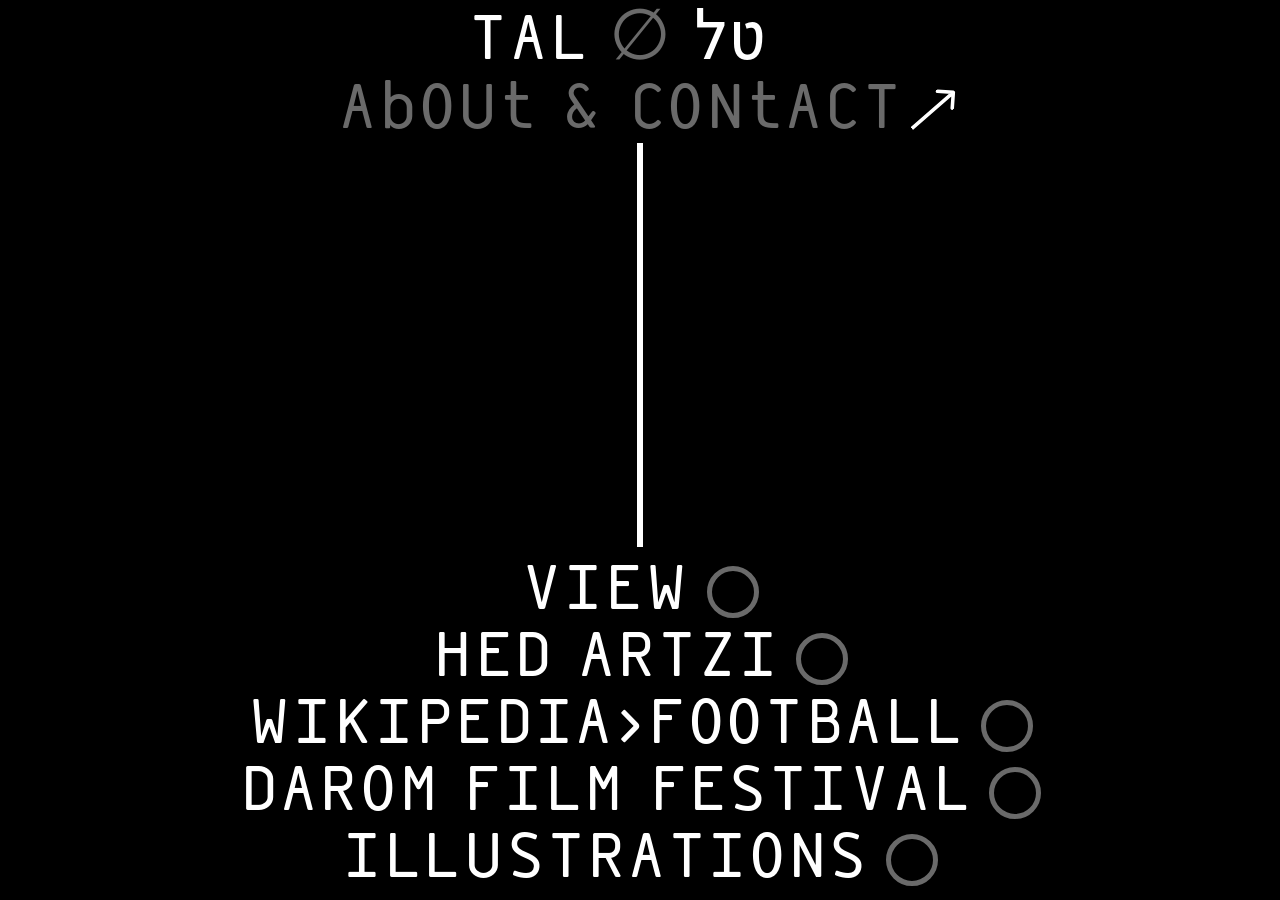
<file: index.html>
<!DOCTYPE html>
<html lang="he" dir="rtl">
<head>
  <meta charset="UTF-8">
  <meta name="viewport" content="width=device-width, initial-scale=1.0">
  <title>טל המלך</title>
  <link rel="stylesheet" href="styles.css?v=164">
  <!-- חוזרים מעמוד פרויקט? העמוד מתחיל באמצע הגלילה (הסקריפט בסוף העמוד ממשיך את המעבר) -->
  <script>
    if (sessionStorage.getItem("return-home")) {
      document.documentElement.classList.add("is-returning");
    } else if (window.matchMedia("(max-width: 900px), (orientation: portrait)").matches &&
               !window.matchMedia("(prefers-reduced-motion: reduce)").matches &&
               !(document.referrer && new URL(document.referrer).origin === location.origin)) {
      // בטלפון: אנימציית פתיחה, רק כשנכנסים לאתר (לא כשחוזרים מעמוד של פרויקט).
      // בהתחלה המסך ריק (הסקריפט בסוף העמוד ממשיך)
      document.documentElement.classList.add("is-intro", "is-intro-list");
    }
  </script>
</head>
<body>

  <!-- עמוד הבית: שם, קו אנכי ורשימת פרויקטים (הטקסט באנגלית, לכן משמאל לימין) -->
  <main class="home" dir="ltr">

    <!-- הכותרת -->
    <header class="home-header">
      <h1 class="home-name" data-project="about" tabindex="0"><span class="home-name__latin">TAL</span><span class="home-name__mark">∅</span><span class="home-name__hebrew" lang="he">טל</span></h1>
      <a class="home-about" href="about.html"><span class="home-about__text">Ab0Ut &amp; C0NtACT</span><span class="home-arrow"><img src="images/home-arrow.svg" alt=""></span></a>
    </header>

    <!-- האזור שבאמצע: הקו, ובמצב hover התמונה של הפרויקט -->
    <div class="home-line">
      <img class="home-line__line" src="images/home-line.svg" alt="">

      <!-- התריס: חלון אחד לכל התמונות, נפתח במצב hover על השם או על פרויקט -->
      <div class="preview-area">
        <div class="preview-window">
          <div class="preview-window__images">
            <img data-project="about" src="images/about-tal.png" alt="טל המלך">
            <img data-project="view" src="images/project-view.png" alt="VIEW">
            <img data-project="hed-artzi" src="images/project-hed-artzi.png" alt="HED ARTZI">
            <img data-project="wikipedia-football" src="images/project-wikipedia-football.png" alt="WIKIPEDIA>FOOTBALL">
            <img data-project="darom" src="images/project-darom.png" alt="DAROM FILM FESTIVAL">
            <img data-project="other" src="images/other-self-portrait.jpg" alt="ILLUSTRATIONS">
          </div>
        </div>
      </div>
    </div>

    <!--
      הפרויקטים. פרויקט שיש לו עמוד: השם והעיגול עטופים בקישור (<a>).
      לפרויקטים שעוד אין להם עמוד אין קישור.
      לכל פרויקט: שם, ועיגול שמתרחב במצב hover ומציג תווית.
      ה-data-project מחבר בין הפרויקט לתמונה שלו למעלה.
    -->
    <ul class="project-list">
      <li class="project" data-project="view">
        <a class="project__link" href="view.html">
          <span class="project__name">VIEW</span>
          <span class="project__tag"><span class="project__tag-text">UX/UI</span></span>
        </a>
      </li>
      <li class="project" data-project="hed-artzi">
        <a class="project__link" href="hed-artzi.html">
          <span class="project__name">HED ARTZI</span>
          <span class="project__tag"><span class="project__tag-text">BRAND</span></span>
        </a>
      </li>
      <li class="project" data-project="wikipedia-football">
        <a class="project__link" href="wikipedia-football.html">
          <span class="project__name">WIKIPEDIA&gt;F00TBALL</span>
          <span class="project__tag"><span class="project__tag-text">BRAND</span></span>
        </a>
      </li>
      <li class="project" data-project="darom">
        <a class="project__link" href="darom.html">
          <span class="project__name">DAR0M FILM FESTIVAL</span>
          <span class="project__tag"><span class="project__tag-text">BRAND</span></span>
        </a>
      </li>
      <!-- התווית ILLUSTRATION ארוכה, אז הכפסולה שלה רחבה יותר (219 במקום 112) -->
      <li class="project" data-project="other" style="--tag-width: 219;">
        <a class="project__link" href="other.html">
          <span class="project__name">ILLUSTRATI0NS</span>
          <span class="project__tag"><span class="project__tag-text">ILLUSTRATION</span></span>
        </a>
      </li>
    </ul>

  </main>

  <!--
    התריס: כשמצביעים על השם או על פרויקט, החלון נפתח ומציג את התמונה שלו.
    במעבר ישיר מפרויקט לפרויקט החלון לא נסגר, רק משנה את הרוחב.
    כשיוצאים, החלון נסגר אבל התמונה האחרונה נשארת בו עד שהוא סגור.
  -->
  <script>
    const previewWindow = document.querySelector(".preview-window");
    const previewTriggers = document.querySelectorAll(".home-name, .project");
    let hoveredTrigger = null;
    let autoTrigger = null; // בטלפון: מה שמוצג עכשיו במעבר האוטומטי (ראו למטה)

    // מה להציג עכשיו: מה שהעכבר עליו, ואם אין, מה שנבחר בלחיצה (בטלפון)
    function updatePreview() {
      const focusedTrigger = [...previewTriggers].find((trigger) => trigger.contains(document.activeElement));
      const activeTrigger = hoveredTrigger || focusedTrigger || autoTrigger;

      if (activeTrigger) {
        previewWindow.dataset.showing = activeTrigger.dataset.project;
        previewWindow.classList.add("is-open");
      } else {
        previewWindow.classList.remove("is-open");
      }
    }

    previewTriggers.forEach((trigger) => {
      trigger.addEventListener("mouseenter", () => {
        hoveredTrigger = trigger;
        updatePreview();
      });
      trigger.addEventListener("mouseleave", () => {
        if (hoveredTrigger === trigger) hoveredTrigger = null;
        updatePreview();
      });
      trigger.addEventListener("focusin", updatePreview);
      trigger.addEventListener("focusout", () => setTimeout(updatePreview)); // אחרי שהפוקוס עבר
    });

    /*
      בטלפון (אין hover): העמוד עובר לבד בין הפרויקטים, אחד-אחד, מלמעלה למטה,
      ובסוף אל TAL∅ טל. השם נצבע, והתריס נפתח עם התמונה המתאימה. ואז מההתחלה.
    */
    const mobileLayout = window.matchMedia("(max-width: 900px), (orientation: portrait)");
    const autoOrder = [...document.querySelectorAll(".project"), document.querySelector(".home-name")];
    const autoStepTime = 1500; // כמה זמן כל פרויקט מוצג (מילישניות)
    let autoIndex = 0;
    let autoTimer = null;

    function showAutoStep() {
      if (autoTrigger) autoTrigger.classList.remove("is-auto");
      autoTrigger = autoOrder[autoIndex];
      autoTrigger.classList.add("is-auto");
      updatePreview();
      autoIndex = (autoIndex + 1) % autoOrder.length; // אחרי TAL חוזרים לפרויקט הראשון
    }

    function startAutoPreview() {
      if (autoTimer || !mobileLayout.matches || introRoot.classList.contains("is-intro-list")) return;
      autoIndex = 0;
      autoTimer = setTimeout(function step() {
        showAutoStep();
        autoTimer = setTimeout(step, autoStepTime);
      }, 800); // מתחילים רגע אחרי שהעמוד נטען
    }

    function stopAutoPreview() {
      clearTimeout(autoTimer);
      autoTimer = null;
      if (autoTrigger) autoTrigger.classList.remove("is-auto");
      autoTrigger = null;
      updatePreview();
    }

    /*
      אנימציית הפתיחה בטלפון (כמו המעבר בין העמודים במחשב):
      1. המסך ריק, והקו יורד מלמעלה עד למטה, לכל הגובה של המסך.
      2. ואז כאילו גוללים: הקצה העליון של הקו יורד למקום שלו, הקצה התחתון עולה,
         והשם יורד מלמעלה יחד איתו. כך "נוצר" המסך.
      3. כשהקו נעצר, הפרויקטים מופיעים אחד-אחד, ואז מתחיל המעבר האוטומטי ביניהם.
    */
    const introRoot = document.documentElement;
    const introDrawDuration = 1300;   // 1. הקו יורד עד למטה (מילישניות)
    const introScrollDuration = 1300; // 2. המסך נוצר
    const introListStart = 450;       // 3. הפרויקטים מתחילים לעלות כשהקו עוד מאט (אחרי 450 מתוך 1300)
    const introFadeDuration = 1360;   //    הם מופיעים אחד-אחד (4 × 140 ועוד 800, כמו ב-CSS)
    const easeInOut = "cubic-bezier(0.65, 0, 0.35, 1)"; // מתחיל לאט ונעצר לאט
    const easeOut = "cubic-bezier(0.22, 1, 0.36, 1)";   // ממשיך בתנופה ונעצר בעדינות

    if (introRoot.classList.contains("is-intro")) {
      const homeLineImage = document.querySelector(".home-line__line");
      const header = document.querySelector(".home-header");
      const lineBox = homeLineImage.getBoundingClientRect();
      const screenHeight = introRoot.clientHeight;
      const lineTopAbove = lineBox.top - screenHeight; // הקצה העליון: מעל המסך, בדיוק במרחק של מסך אחד

      // קו של המעבר (כמו במחשב), באותו מקום ובאותו עובי כמו הקו של העמוד
      const introLine = document.createElement("div");
      introLine.className = "page-line";
      introLine.style.left = lineBox.left + "px";
      introLine.style.width = lineBox.width + "px";
      introLine.style.transition = "none";
      document.body.append(introLine);

      // 1. הקו יורד מלמעלה עד הקצה התחתון של המסך
      introLine.animate(
        [
          { top: lineTopAbove + "px", height: -lineTopAbove + "px" },  // נגמר בראש המסך
          { top: lineTopAbove + "px", height: screenHeight - lineTopAbove + "px" } // נגמר בתחתית המסך
        ],
        { duration: introDrawDuration, easing: easeInOut, fill: "forwards" }
      );

      // 2. המסך נוצר: הקו מתכווץ למקום שלו, והשם יורד מלמעלה
      setTimeout(() => {
        introLine.animate(
          [
            { top: lineTopAbove + "px", height: screenHeight - lineTopAbove + "px" },
            { top: lineBox.top + "px", height: lineBox.height + "px" }
          ],
          { duration: introScrollDuration, easing: easeOut, fill: "forwards" }
        );
        header.animate(
          [{ transform: `translateY(${-screenHeight}px)` }, { transform: "none" }],
          { duration: introScrollDuration, easing: easeOut }
        );
        introRoot.classList.add("is-intro-scrolling"); // השם כבר לא מוסתר (האנימציה מזיזה אותו)
      }, introDrawDuration);

      // 3. הקו עוד נעצר בעדינות, והפרויקטים כבר מתחילים לעלות, כך שהכל זורם ברצף
      setTimeout(() => {
        introRoot.classList.remove("is-intro-list");
        setTimeout(startAutoPreview, introFadeDuration);
      }, introDrawDuration + introListStart);

      // הקו נעצר: הקו של העמוד חוזר במקום הקו של המעבר
      setTimeout(() => {
        introLine.remove();
        introRoot.classList.remove("is-intro", "is-intro-scrolling");
      }, introDrawDuration + introScrollDuration);
    } else {
      startAutoPreview();
    }

    /*
      בטלפון: השורה הכי ארוכה ממלאת את הרוחב, עם רווח מכל צד (--home-text-gutter ב-CSS).
      כאן מודדים כמה היא רחבה בדפדפן הזה, כי בכל דפדפן הפונט קצת שונה.
    */
    function measureLongestRow() {
      if (!mobileLayout.matches) return;
      const homePage = document.querySelector(".home");
      const u = parseFloat(getComputedStyle(homePage).fontSize) / 80.4; // גודל הטקסט הוא 80.4 u
      let widest = 0;
      document.querySelectorAll(".project").forEach((project) => {
        const name = project.querySelector(".project__name").getBoundingClientRect();
        const tag = project.querySelector(".project__tag").getBoundingClientRect();
        // הכפסולה כשהיא פתוחה (112, או --tag-width), כדי שגם אז השורה תיכנס במסך
        const openTagWidth = (parseFloat(getComputedStyle(project).getPropertyValue("--tag-width")) || 112.05) * u;
        widest = Math.max(widest, tag.left + openTagWidth - name.left);
      });
      homePage.style.setProperty("--home-row-width", widest / u);
    }

    document.fonts.ready.then(measureLongestRow); // אחרי שהפונט נטען, כי הוא קובע את הרוחב
    mobileLayout.addEventListener("change", measureLongestRow);
    // נוגעים בפרויקט: המעבר האוטומטי עוצר, ומוצג מה שנגעו בו. כשיוצאים, הוא מתחיל שוב
    previewTriggers.forEach((trigger) => {
      trigger.addEventListener("focusin", stopAutoPreview);
      trigger.addEventListener("focusout", startAutoPreview);
    });
    // אם המסך מתחלף (למשל מסובבים את הטאבלט): מפעילים או עוצרים
    mobileLayout.addEventListener("change", () => (mobileLayout.matches ? startAutoPreview() : stopAutoPreview()));

    /*
      המעבר לעמוד פרויקט (רק במחשב, ורק אם לא ביקשו פחות תנועה), כאילו גוללים למטה לאורך הקו:
      1. התריס נסגר חזרה לקו, והרשימה נעלמת.
      2. המסך "יורד": הכותרת והקו עולים, והקו נמשך עד למטה.
      3. עוברים לעמוד הפרויקט, ושם הקו ממשיך והופך לקו המפריד.
    */
    const home = document.querySelector(".home");
    const homeLine = document.querySelector(".home-line__line");
    const shutterDuration = 600; // כמו --duration-shutter ב-CSS
    const scrollDuration = 600;  // כמו --duration-page-out ב-CSS
    const desktopLayout = window.matchMedia("(min-width: 901px) and (orientation: landscape)");
    const reducedMotion = window.matchMedia("(prefers-reduced-motion: reduce)");

    document.querySelectorAll(".project__link").forEach((link) => {
      link.addEventListener("click", (event) => {
        if (!desktopLayout.matches || reducedMotion.matches) return; // מעבר רגיל
        event.preventDefault();
        leaveTo(link.href);
      });
    });

    function leaveTo(address) {
      // 1. התריס נסגר והרשימה נעלמת
      home.classList.add("is-leaving");
      hoveredTrigger = null;
      previewWindow.classList.remove("is-open");
      document.activeElement.blur();

      setTimeout(() => {
        // קו חדש בדיוק במקום של הקו של העמוד, שאותו אפשר להזיז ולמתוח
        const lineBox = homeLine.getBoundingClientRect();
        const screenHeight = document.documentElement.clientHeight; // הגובה של החלון
        const pageLine = document.createElement("div");
        pageLine.className = "page-line";
        pageLine.style.left = lineBox.left + "px";
        pageLine.style.width = lineBox.width + "px";
        pageLine.style.top = lineBox.top + "px";
        pageLine.style.height = lineBox.height + "px";
        document.body.append(pageLine);
        homeLine.style.visibility = "hidden";
        pageLine.offsetHeight; // (הדפדפן מצייר את הקו לפני שהוא זז)

        // 2. גוללים מסך שלם למטה: הכותרת והקצה העליון של הקו עולים ויוצאים, והקו נמשך עד למטה
        home.style.setProperty("--scroll-distance", screenHeight + "px");
        home.classList.add("is-scrolling");
        pageLine.style.top = lineBox.top - screenHeight + "px";
        pageLine.style.height = 2 * screenHeight - lineBox.top + "px"; // הקצה התחתון: בתחתית המסך

        // 3. עמוד הפרויקט ימשיך מאותו קו (שומרים איפה הוא)
        setTimeout(() => {
          sessionStorage.setItem("enter-line", JSON.stringify({ left: lineBox.left, width: lineBox.width }));
          window.location.href = address;
        }, scrollDuration);
      }, shutterDuration);
    }

    /*
      חוזרים מעמוד פרויקט: אותה גלילה, הפוך.
      הקו מתחיל לכל הגובה, והכותרת למעלה מחוץ למסך. שניהם יורדים למקום שלהם,
      ואז הרשימה מופיעה.
    */
    const homeRoot = document.documentElement;
    const comeBackDuration = 1000; // כמו --duration-page-in ב-CSS

    if (homeRoot.classList.contains("is-returning")) {
      sessionStorage.removeItem("return-home"); // ברענון של העמוד המעבר לא חוזר
      const lineBox = homeLine.getBoundingClientRect();
      const screenHeight = homeRoot.clientHeight;

      // הקו של המעבר: מתחיל במקום שבו נגמרה הגלילה בעמוד הפרויקט (לכל הגובה)
      const pageLine = document.createElement("div");
      pageLine.className = "page-line";
      pageLine.style.left = lineBox.left + "px";
      pageLine.style.width = lineBox.width + "px";
      pageLine.style.top = lineBox.top - screenHeight + "px";
      pageLine.style.height = 2 * screenHeight - lineBox.top + "px";
      document.body.append(pageLine);

      requestAnimationFrame(() => requestAnimationFrame(() => {
        homeRoot.classList.add("is-coming-back");
        homeRoot.classList.remove("is-returning");
        pageLine.style.top = lineBox.top + "px";
        pageLine.style.height = lineBox.height + "px";
      }));

      // בסוף: הקו של העמוד חוזר למקום של הקו של המעבר, והרשימה מופיעה
      setTimeout(() => {
        homeRoot.classList.remove("is-coming-back");
        pageLine.remove();
      }, comeBackDuration);
    }

    // חזרה לעמוד הבית בכפתור "אחורה" של הדפדפן: העמוד חוזר למצב הרגיל
    window.addEventListener("pageshow", (event) => {
      if (!event.persisted) return;
      home.classList.remove("is-leaving", "is-scrolling");
      homeLine.style.visibility = "";
      document.querySelectorAll(".page-line").forEach((line) => line.remove());
    });
  </script>

  <!-- העכבר של האתר: עיגול לבן שנהיה ירוק על דברים לחיצים -->
  <script src="cursor.js?v=3"></script>

</body>
</html>
</file>
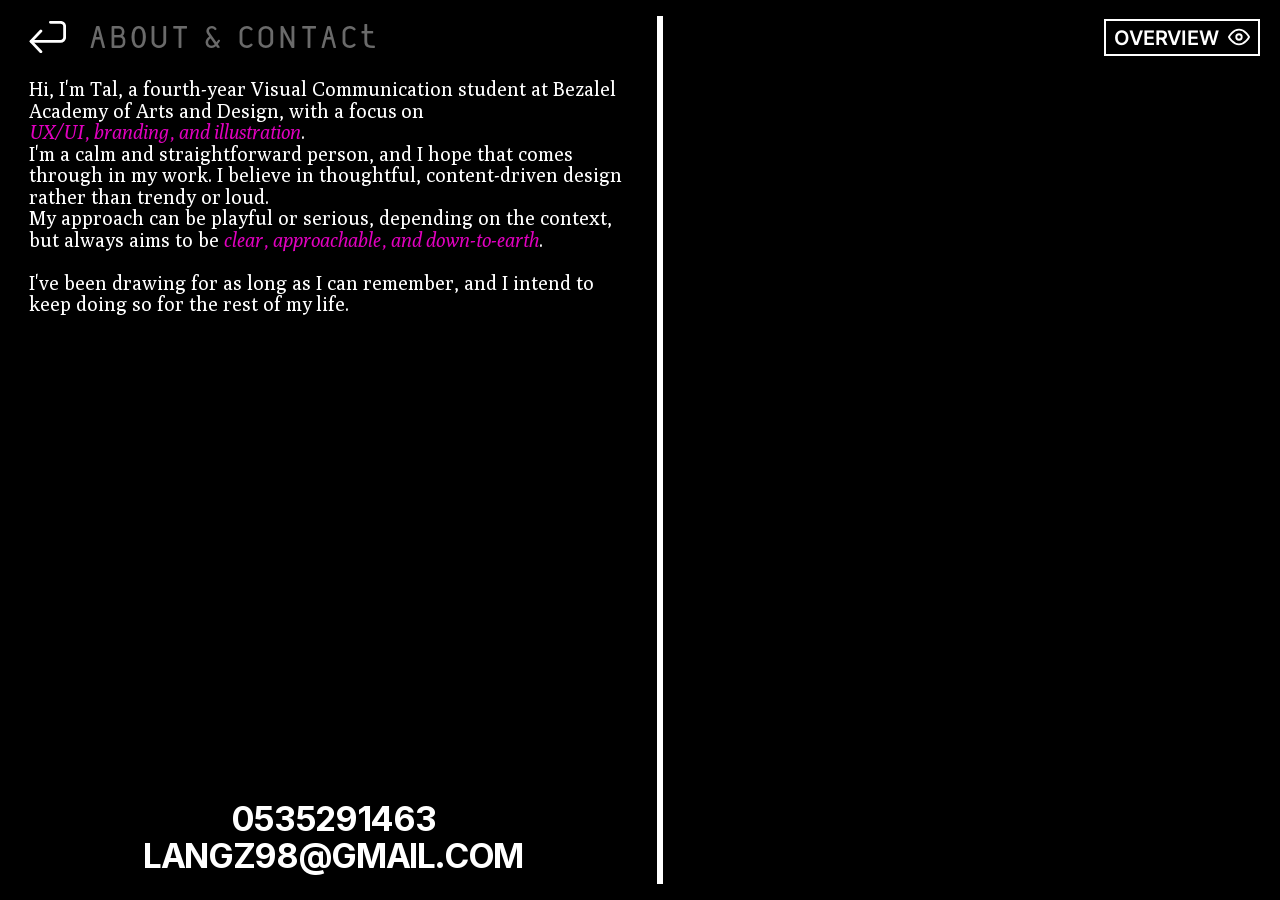
<file: about.html>
<!DOCTYPE html>
<html lang="en">
<head>
  <meta charset="UTF-8">
  <meta name="viewport" content="width=device-width, initial-scale=1.0">
  <!-- בטלפון: הטלפון והמייל לא הופכים לקישורים לבד -->
  <meta name="format-detection" content="telephone=no, email=no">
  <title>ABOUT &amp; CONTACT – טל המלך</title>
  <link rel="stylesheet" href="styles.css?v=164">
</head>
<body class="theme-about">

  <!--
    עמוד About & Contact (הפריים Desktop - 84 בפיגמה).
    על אותו גריד כמו עמודי הפרויקטים: משמאל הטקסט עליי ופרטי הקשר, קו באמצע,
    ומימין הכפתור OVERVIEW.
    OVERVIEW: מימין לקו מופיעות עבודות נבחרות מכל הפרויקטים, בשתי עמודות.
    ב-hover מופיע השם של הפרויקט בצבע שלו, ולחיצה עוברת לעמוד של הפרויקט (about.js).
  -->
  <main class="project-page about-page">

    <!-- העמודה השמאלית -->
    <section class="project-info">
      <header class="project-header">
        <!-- חזרה לעמוד הבית: החץ והשם הם קישור אחד (ב-hover השם מתחלף ל-HOME) -->
        <a class="project-home" href="index.html" aria-label="חזרה לעמוד הבית">
          <span class="project-header__back"><span class="project-header__back-icon"></span></span>
          <h1 class="project-header__title">
            <span class="project-header__name">AB0UT &amp; CONTACt</span>
            <span class="project-header__home" aria-hidden="true">HOME</span>
          </h1>
        </a>
      </header>

      <div class="project-info__scroll about-info">
        <div class="project-text">
          <p>
            Hi, I'm Tal, a fourth-year Visual Communication student at Bezalel Academy of Arts and Design, with a focus on<br>
            <span class="project-text__highlight">UX/UI, branding, and illustration</span>.
          </p>
          <p>
            I'm a calm and straightforward person, and I hope that comes through in my work. I believe in thoughtful, <span class="no-break">content-driven</span> design rather than trendy or loud.<br>
            My approach can be playful or serious, depending on the context, but always aims to be <span class="project-text__highlight">clear, approachable, and <span class="no-break">down-to-earth</span></span>.
          </p>
          <p>
            I've been drawing for as long as I can remember, and I intend to keep doing so for the rest of my life.
          </p>
        </div>

        <!-- פרטי הקשר: בתחתית העמודה (לקריאה בלבד, לא לחיצים) -->
        <p class="about-contact">
          0535291463<br>
          langz98@gmail.com
        </p>
      </div>
    </section>

    <!-- הקו שבאמצע (במצב OVERVIEW הוא גולש שמאלה) -->
    <img class="project-divider" src="images/home-line.svg" alt="">

    <!-- הכפתור OVERVIEW: למעלה מימין. פותח וסוגר את העבודות -->
    <button class="overview-button about-overview" type="button" aria-expanded="false" aria-controls="about-works">OVERVIEW <img src="images/eye.svg" alt=""></button>

    <!--
      OVERVIEW: עבודות נבחרות, בשתי עמודות, בדיוק כמו בפיגמה (Frame 160 ו-Frame 161).
      כדי להחליף עבודה: מחליפים את התמונה (או הסרטון), את הקישור, את השם ואת הצבע.
      --work-ratio: הפרופורציות של המסגרת (רוחב / גובה), כמו בפיגמה.
      המספרים (1 >) נכתבים לבד (about.js), לפי הסדר: משמאל לימין, ואז שורה למטה.
    -->
    <div class="about-works" id="about-works">

      <!-- העמודה השמאלית -->
      <div class="about-works__column">
        <a class="about-work" href="wikipedia-football.html" style="--work-color: var(--color-football); --work-ratio: 462 / 659;">
          <span class="about-work__caption"><span class="about-work__number"></span> <span class="about-work__name">WIKIPEDIA&gt;F00TBALL</span></span>
          <img class="about-work__media" src="images/wikipedia-event-poster.png" alt="הפוסטר של האירוע סימולטור כדורגל">
        </a>
        <a class="about-work" href="hed-artzi.html" style="--work-color: var(--color-hed-artzi); --work-ratio: 1219 / 1290;">
          <span class="about-work__caption"><span class="about-work__number"></span> <span class="about-work__name">HED ARTZI</span></span>
          <img class="about-work__media" src="images/hed-artzi-bag.png" alt="שקית נייר עם תקליט, מדבקה וקבלה">
        </a>
        <a class="about-work" href="darom.html" style="--work-color: var(--color-darom); --work-ratio: 2867 / 4096;">
          <span class="about-work__caption"><span class="about-work__number"></span> <span class="about-work__name">DAROM FILM FESTIVAL</span></span>
          <img class="about-work__media" src="images/darom-poster-1.jpg" alt="הכרזה של פסטיבל קולנוע דרום">
        </a>
      </div>

      <!-- העמודה הימנית -->
      <div class="about-works__column">
        <a class="about-work" href="darom.html" style="--work-color: var(--color-darom); --work-ratio: 846 / 570;">
          <span class="about-work__caption"><span class="about-work__number"></span> <span class="about-work__name">DAROM FILM FESTIVAL</span></span>
          <video class="about-work__media" src="images/darom-cover.mp4" muted loop playsinline preload="metadata"></video>
        </a>
        <!-- התמונה חתוכה מלמעלה, כמו בפיגמה (רואים את התחתית שלה) -->
        <a class="about-work" href="hed-artzi.html" style="--work-color: var(--color-hed-artzi); --work-ratio: 671 / 929; --work-position: bottom;">
          <span class="about-work__caption"><span class="about-work__number"></span> <span class="about-work__name">HED ARTZI</span></span>
          <img class="about-work__media" src="images/hed-artzi-concert.jpg" alt="הכרזה בתנועה על מסך אנכי בהופעה">
        </a>
        <a class="about-work" href="wikipedia-football.html" style="--work-color: var(--color-football); --work-ratio: 2074 / 1536;">
          <span class="about-work__caption"><span class="about-work__number"></span> <span class="about-work__name">WIKIPEDIA&gt;F00TBALL</span></span>
          <video class="about-work__media" src="images/wikipedia-magazine.mp4" muted loop playsinline preload="metadata"></video>
        </a>
      </div>

    </div>

  </main>

  <!-- בלי מילה בודדת בשורה האחרונה של פסקה -->
  <script src="no-orphans.js?v=1"></script>

  <!-- OVERVIEW: פתיחה וסגירה, ומעבר לעמוד של פרויקט -->
  <script src="about.js?v=3"></script>

  <!-- העכבר של האתר -->
  <script src="cursor.js?v=3"></script>

</body>
</html>
</file>
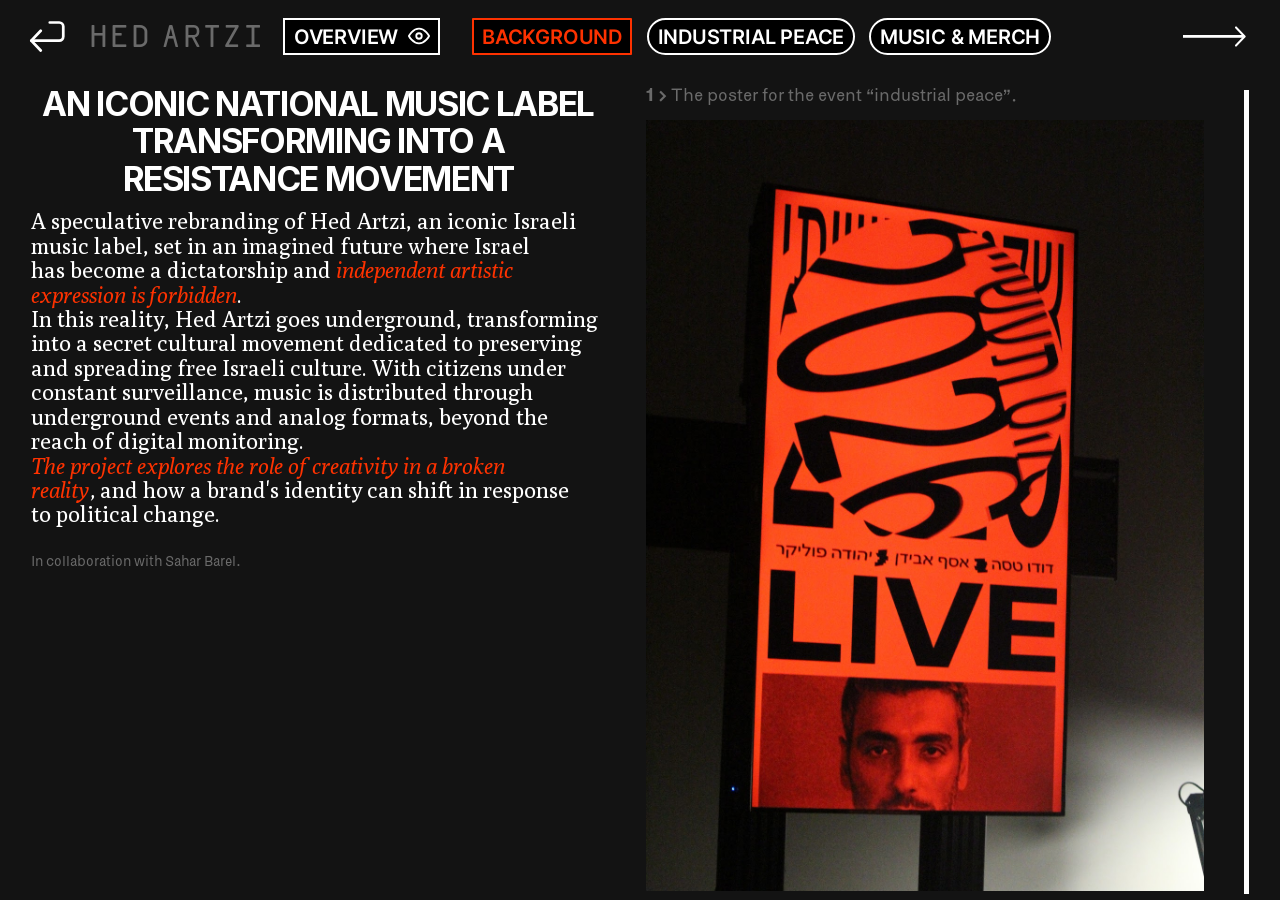
<file: hed-artzi.html>
<!DOCTYPE html>
<html lang="en">
<head>
  <meta charset="UTF-8">
  <meta name="viewport" content="width=device-width, initial-scale=1.0">
  <title>HED ARTZI – טל המלך</title>
  <link rel="stylesheet" href="styles.css?v=164">
  <!-- מגיעים מעמוד הבית? הקו מתחיל איפה שהקו של עמוד הבית נגמר (event-tabs.js ממשיך את המעבר) -->
  <script>
    {
      const enterLine = JSON.parse(sessionStorage.getItem("enter-line") || "null");
      const desktopLayout = window.matchMedia("(min-width: 901px) and (orientation: landscape)").matches;
      if (enterLine && desktopLayout) {
        const root = document.documentElement;
        root.classList.add("is-entering");
        root.style.setProperty("--enter-line-left", enterLine.left + "px");
        root.style.setProperty("--enter-line-width", enterLine.width + "px");
      }
    }
  </script>
</head>
<body class="theme-hed-artzi">

  <!--
    סקיצה: העמוד החדש של הד ארצי (הפריימים Desktop - 75, 76, 77 בפיגמה).
    בעמוד הזה אין עמודה קבועה של טקסט: למעלה שורה אחת (חזרה, OVERVIEW והלשוניות),
    מתחתיה שתי עמודות של חומרים, והקו נמצא בצד ימין.
    שלוש לשוניות: BACKGROUND (נפתחת ראשונה), INDUSTRIAL PEACE (האירוע) ו-MUSIC & MERCH (המוצרים).
  -->
  <main class="event-page case-study">

    <!-- השורה העליונה -->
    <header class="event-header">
      <!-- חזרה לעמוד הבית: במצב hover השם מתחלף ל-HOME (כמו בעמוד פרויקט) -->
      <a class="project-home" href="index.html" aria-label="חזרה לעמוד הבית">
        <span class="project-header__back"><span class="project-header__back-icon"></span></span>
        <h1 class="project-header__title">
          <span class="project-header__name">HED ARTZI</span>
          <span class="project-header__home" aria-hidden="true">HOME</span>
        </h1>
      </a>

      <button class="overview-button" type="button">OVERVIEW <img src="images/eye.svg" alt=""></button>

      <!--
        בטלפון במקום OVERVIEW: שני כפתורים, INFO (הטקסט על הפרויקט) ו-GALLERY (החומרים).
        הכפתור של החלק שבו נמצאים מראה את השם שלו, והשני מראה רק אייקון וחץ: לשם אפשר לעבור.
      -->
      <div class="section-buttons">
        <button class="section-button section-button--info" type="button" aria-label="INFO: חזרה לטקסט על הפרויקט">
          <span class="section-button__label">INFO</span>
          <span class="section-button__icon section-button__icon--info"></span>
          <span class="section-button__arrow section-button__arrow--up"></span>
        </button>
        <button class="section-button section-button--gallery" type="button" aria-label="GALLERY: מעבר לגלריה">
          <span class="section-button__label">GALLERY</span>
          <span class="section-button__icon section-button__icon--eye"></span>
          <span class="section-button__arrow"></span>
        </button>
      </div>

      <!--
        בטלפון (רק בעמודי ה-case study): במקום INFO ו-GALLERY, השם של החלק שבו נמצאים עכשיו, ומספרו בתוך מסגרת.
        נשאר למעלה כל הגלילה, ומתחלף כשמגיעים לחלק הבא (event-tabs.js).
      -->
      <p class="section-now"><span class="section-now__name">BACKGROUND</span><span class="section-now__count"><span class="section-now__count-text">1/3</span></span></p>

      <!-- הלשוניות והחץ לפרויקט הבא (כמו בעמוד פרויקט) -->
      <div class="project-top event-top">
        <!-- הלשוניות: הלשונית הפתוחה אדומה, עם מספר החומרים. data-tab מחבר לשונית לתוכן שלה -->
        <nav class="project-tabs event-tabs">
          <button class="project-tab is-active" type="button" data-tab="background">BACKGROUND</button>
          <button class="project-tab" type="button" data-tab="event">INDUSTRIAL PEACE<span class="project-tab__count"> (3)</span></button>
          <button class="project-tab" type="button" data-tab="music">MUSIC &amp; MERCH<span class="project-tab__count"> (4)</span></button>
        </nav>

        <!--
          החץ לפרויקט הבא. במצב hover: החץ נהיה אדום ומתארך, הלשוניות גולשות הצידה ונעלמות,
          ובמקומן מופיע השם של הפרויקט הבא. שאר המסך מתעמעם.
        -->
        <a class="project-next" href="darom.html">
          <p class="project-next-label">NEXT: DAR0M FILM FESTIVAL</p>
          <span class="project-next__arrow" aria-label="הפרויקט הבא: DAROM FILM FESTIVAL">
            <span class="project-next__icon"></span>
          </span>
        </a>
      </div>
    </header>

    <!--
      התוכן של הלשוניות. בתצוגה הרגילה רואים לשונית אחת, ובמעבר ביניהן הקו "מנגב" את המסך מימין לשמאל.
      במצב OVERVIEW כל החומרים (בלי הטקסט והלוגו) בשורה אחת שנגללת הצידה, רק עם הכיתובים.
    -->
    <div class="event-panels">
    <!-- ===== BACKGROUND: הטקסט על הפרויקט, ולידו הכרזה בהופעה (ראשונה ב-HTML, כדי שב-OVERVIEW הכרזה תהיה החומר הראשון) ===== -->
    <div class="event-columns is-active" data-tab="background">
      <div class="event-column event-about">
        <h2 class="project-headline">an iconic national music label<br>transforming into a resistance movement</h2>
        <div class="event-about__text">
          <p>
            A speculative rebranding of Hed Artzi, an iconic Israeli music label, set in an imagined future where Israel has become a dictatorship and <em class="event-about__highlight">independent artistic expression is forbidden</em>.<br>
            In this reality, Hed Artzi goes underground, transforming into a secret cultural movement dedicated to preserving and spreading free Israeli culture. With citizens under constant surveillance, music is distributed through underground events and analog formats, beyond the reach of digital monitoring.<br>
            <em class="event-about__highlight">The project explores the role of creativity in a broken reality</em><em>,</em> and how a brand's identity can shift in response to political change.
          </p>
          <p class="event-about__credit">In collaboration with Sahar Barel.</p>
        </div>
      </div>
      <div class="event-column">
        <div class="work-item">
          <p class="work-caption"><b></b> The poster for the event “industrial peace”.</p>
          <div class="work-crop event-crop--poster" data-be-label="POSTER" style="--ratio: 628 / 870; --crop-top: -8.4%; --crop-left: -0.02%; --crop-width: 100.05%; --crop-height: 108.4%;">
            <img src="images/hed-artzi-concert.jpg" alt="הכרזה בתנועה על מסך אנכי בהופעה">
          </div>
        </div>
      </div>
    </div>

    <!-- ===== INDUSTRIAL PEACE (האירוע) ===== -->
    <!-- משמאל הטקסט על האירוע והכרזה. מימין הלוגו שמגיב לקול, ומתחתיו שני הסרטונים -->
    <div class="event-columns" data-tab="event" id="gallery">
      <!-- בטלפון: השם של החלק בגלריה (במחשב יש במקומו לשוניות). הקשה עליו סוגרת ופותחת את החלק -->
      <button class="panel-title" type="button" aria-expanded="true">INDUSTRIAL PEACE (3)</button>

      <!-- עמודה 1: הטקסט על האירוע, ומתחתיו הכרזה -->
      <div class="event-column">
        <div class="event-about__text">
          <p>
            <em class="event-about__highlight">“Industrial Peace 2026”</em> is a line of illegal underground cultural events held under the radar of the authorities. Featuring live shows and the distribution of banned music and cultural materials, celebrating the brand’s spirit and the fight for creative freedom.
          </p>
        </div>
        <div class="work-item">
          <p class="work-caption"><b></b> Animated Event Poster</p>
          <video class="event-media event-media--poster" data-be-label="POSTER" src="images/hed-artzi-poster.mp4" autoplay muted loop playsinline></video>
        </div>
      </div>
      <!-- עמודה 2: הלוגו שמגיב לקול (hed-voice.js מצייר אותו כאן), הטקסט על המסך, והסרטון מההופעה -->
      <div class="event-column">
        <div class="hed-voice"></div>
        <div class="work-item">
          <p class="work-caption"><b></b> Manifesto for Freedom of Creativity and Expression</p>
          <video class="event-media event-media--screen" src="images/hed-artzi-event-text.mp4" autoplay muted loop playsinline></video>
        </div>
        <div class="work-item">
          <p class="work-caption"><b></b> The record sleeve designs reinterpret the original covers through cutting, and visual distortion.</p>
          <video class="event-media event-media--concert" data-be-label="" data-be-text="" src="images/hed-artzi-concert-video.mp4" autoplay muted loop playsinline></video>
        </div>
      </div>
    </div>

    <!-- ===== MUSIC & MERCH ===== -->
    <div class="event-columns" data-tab="music">
      <button class="panel-title" type="button" aria-expanded="true">MUSIC &amp; MERCH (4)</button>
      <!-- עמודה 1: השקית עם התקליט -->
      <div class="event-column">
        <div class="work-item">
          <p class="work-caption"><b></b> A Bag Containing a Vinyl Record, with a Sticker and Receipt.</p>
          <div class="work-crop" style="--ratio: 670 / 785; --crop-left: -6.96%; --crop-width: 110.77%;">
            <img src="images/hed-artzi-bag.png" alt="שקית נייר עם תקליט, מדבקה וקבלה">
          </div>
        </div>
      </div>
      <!-- עמודה 2: המדבקות, ומתחתן עטיפות התקליטים -->
      <div class="event-column">
        <div class="work-item">
          <p class="work-caption"><b></b> Stickers for Distribution in Public Spaces.</p>
          <div class="work-crop" style="--ratio: 670 / 426; --crop-top: -8.14%; --crop-left: -3.13%; --crop-width: 106.26%; --crop-height: 118.25%;">
            <img src="images/hed-artzi-stickers.png" alt="מדבקות אדומות של הד ארצי">
          </div>
        </div>
        <div class="work-item">
          <p class="work-caption"><b></b> The record sleeve designs reinterpret the original covers through cutting, and visual distortion.<br>Recognizing the iconic status of album covers, we aimed to disrupt their familiar imagery while preserving their visual value.</p>
          <div class="work-collage work-collage--sleeves">
            <img src="images/hed-artzi-sleeve-transparent.png" alt="עטיפת תקליט שקופה" style="--x: 38.73%; --y: 51.61%; --w: 61.58%; --a: 1.0000; --r: 6.67deg;">
            <img src="images/hed-artzi-sleeve-3.png" alt="עטיפת תקליט עם עיצוב מחדש של הכריכה" style="--x: 46.04%; --y: 20.28%; --w: 63.08%; --a: 1.0000; --r: -8.54deg;">
            <img class="work-collage__sticker" src="images/hed-artzi-sticker.png" alt="מדבקה אדומה" style="--x: 28.12%; --y: 27.82%; --w: 23.09%; --a: 1.0291; --r: -8.54deg;">
            <img src="images/hed-artzi-lp.png" alt="תקליט שחור עם תווית אדומה" style="--x: 63.82%; --y: 76.60%; --w: 52.46%; --a: 1.0000; --r: 19.1deg;">
            <img src="images/hed-artzi-sleeve-1.png" alt="עטיפת תקליט נוספת" style="--x: 33.49%; --y: 80.27%; --w: 56.89%; --a: 1.0000; --r: -11.36deg;">
          </div>
        </div>
      </div>
    </div>
    </div>

    <!-- בטלפון: בסוף הגלריה, הקישור לפרויקט הבא -->
    <a class="mobile-next" href="darom.html">
      <span class="mobile-next__label">NEXT:</span>
      <span class="mobile-next__name">DAR0M FILM <br>FESTIVAL</span>
      <img class="mobile-next__icon" src="images/chevron-next-triple.svg" alt="">
    </a>

    <!-- הקו, בצד ימין (במצב OVERVIEW הוא גולש שמאלה) -->
    <img class="event-line" src="images/home-line.svg" alt="">

    <!-- במצב OVERVIEW, משמאל לקו: FULL VIEW (באותיות אחת מתחת לשנייה), חזרה לתצוגה הרגילה -->
    <button class="full-view" type="button" aria-label="FULL VIEW: חזרה לתצוגה הרגילה">
      <span>&lt;</span><span>F</span><span>U</span><span>L</span><span>L</span><span>&nbsp;</span><span>V</span><span>I</span><span>E</span><span>W</span><span>&lt;</span>
    </button>

  </main>

  <!-- בלי מילה בודדת בשורה האחרונה של פסקה -->
  <script src="no-orphans.js?v=1"></script>

  <!-- הלוגו שמגיב לקול, בלשונית INDUSTRIAL PEACE -->
  <script src="hed-voice.js?v=6"></script>

  <!-- הלשוניות: לחיצה על לשונית מראה את התוכן שלה -->
  <script src="event-tabs.js?v=26"></script>

  <!-- OVERVIEW במבט מעוף הציפור: כל החומרים יחד -->
  <script src="birdseye.js?v=9"></script>

  <!-- העכבר של האתר: עיגול לבן שנהיה אדום על דברים לחיצים -->
  <script src="cursor.js?v=3"></script>

</body>
</html>
</file>
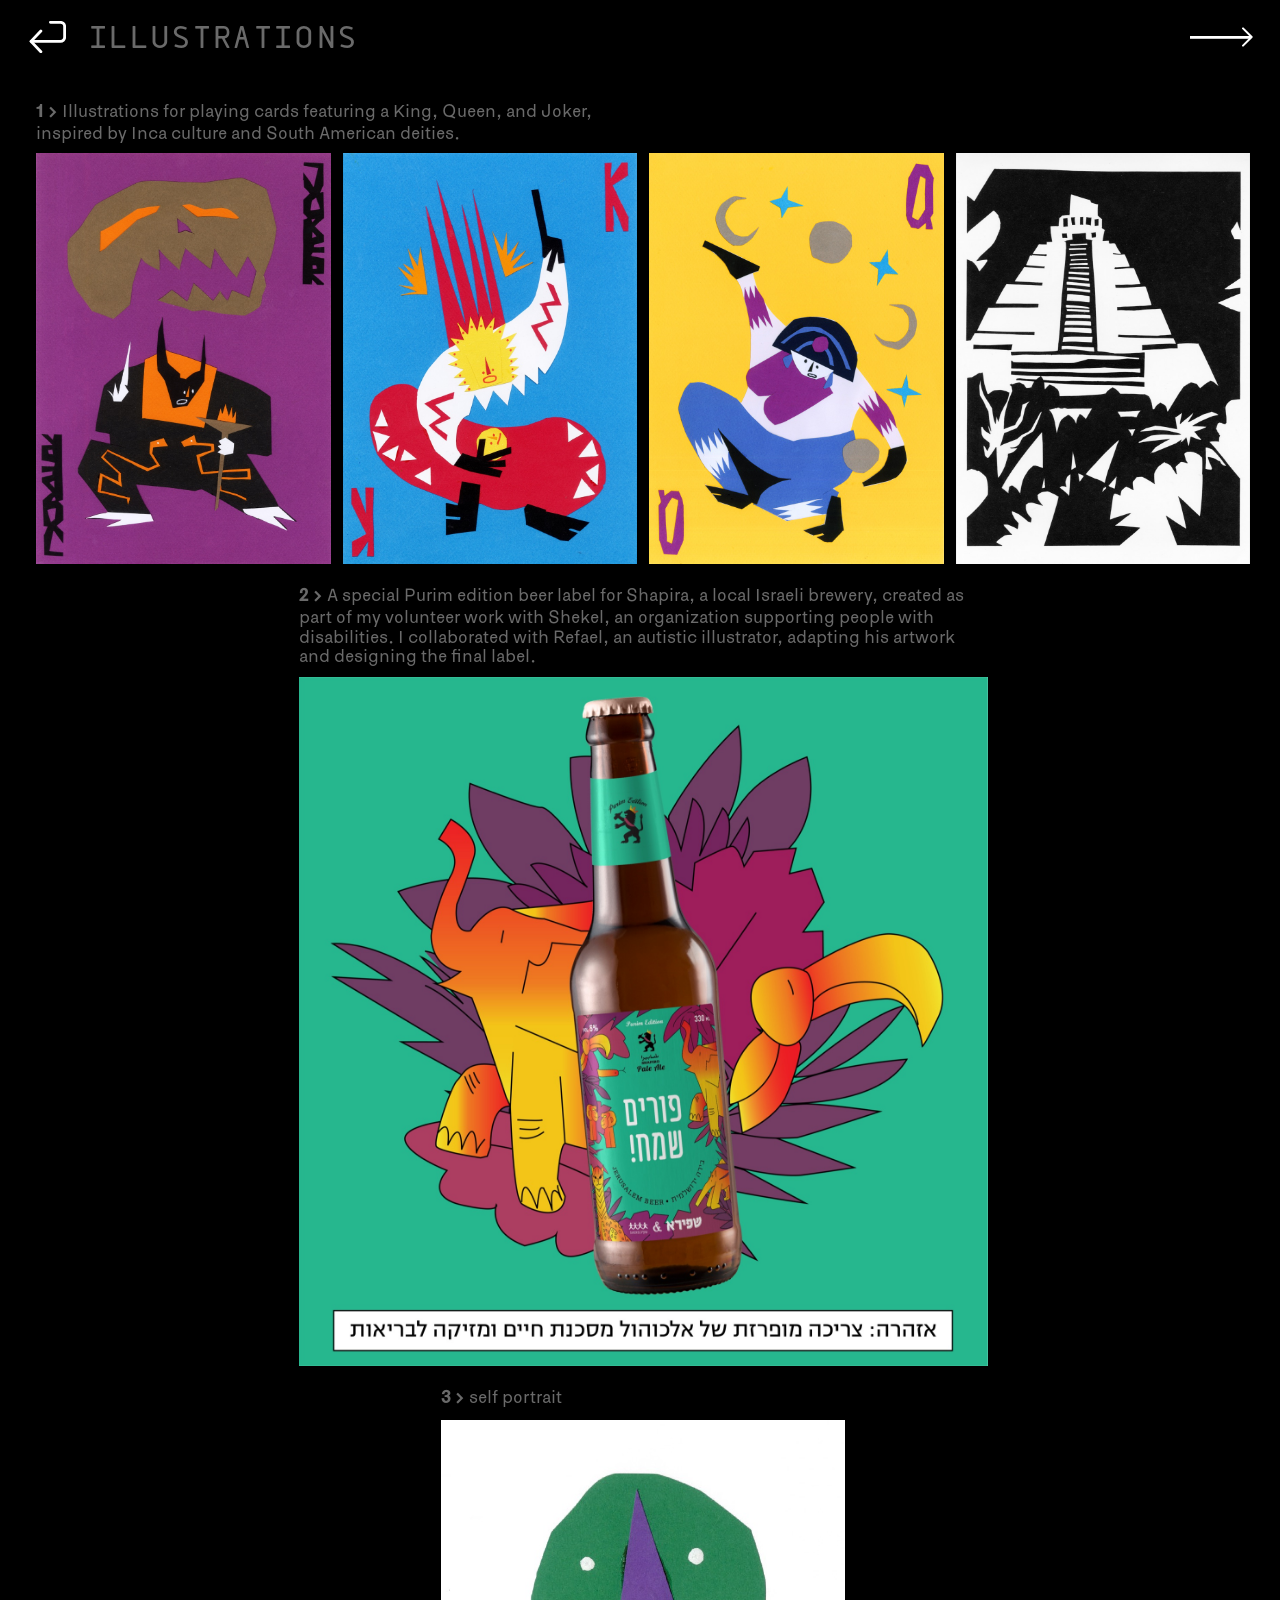
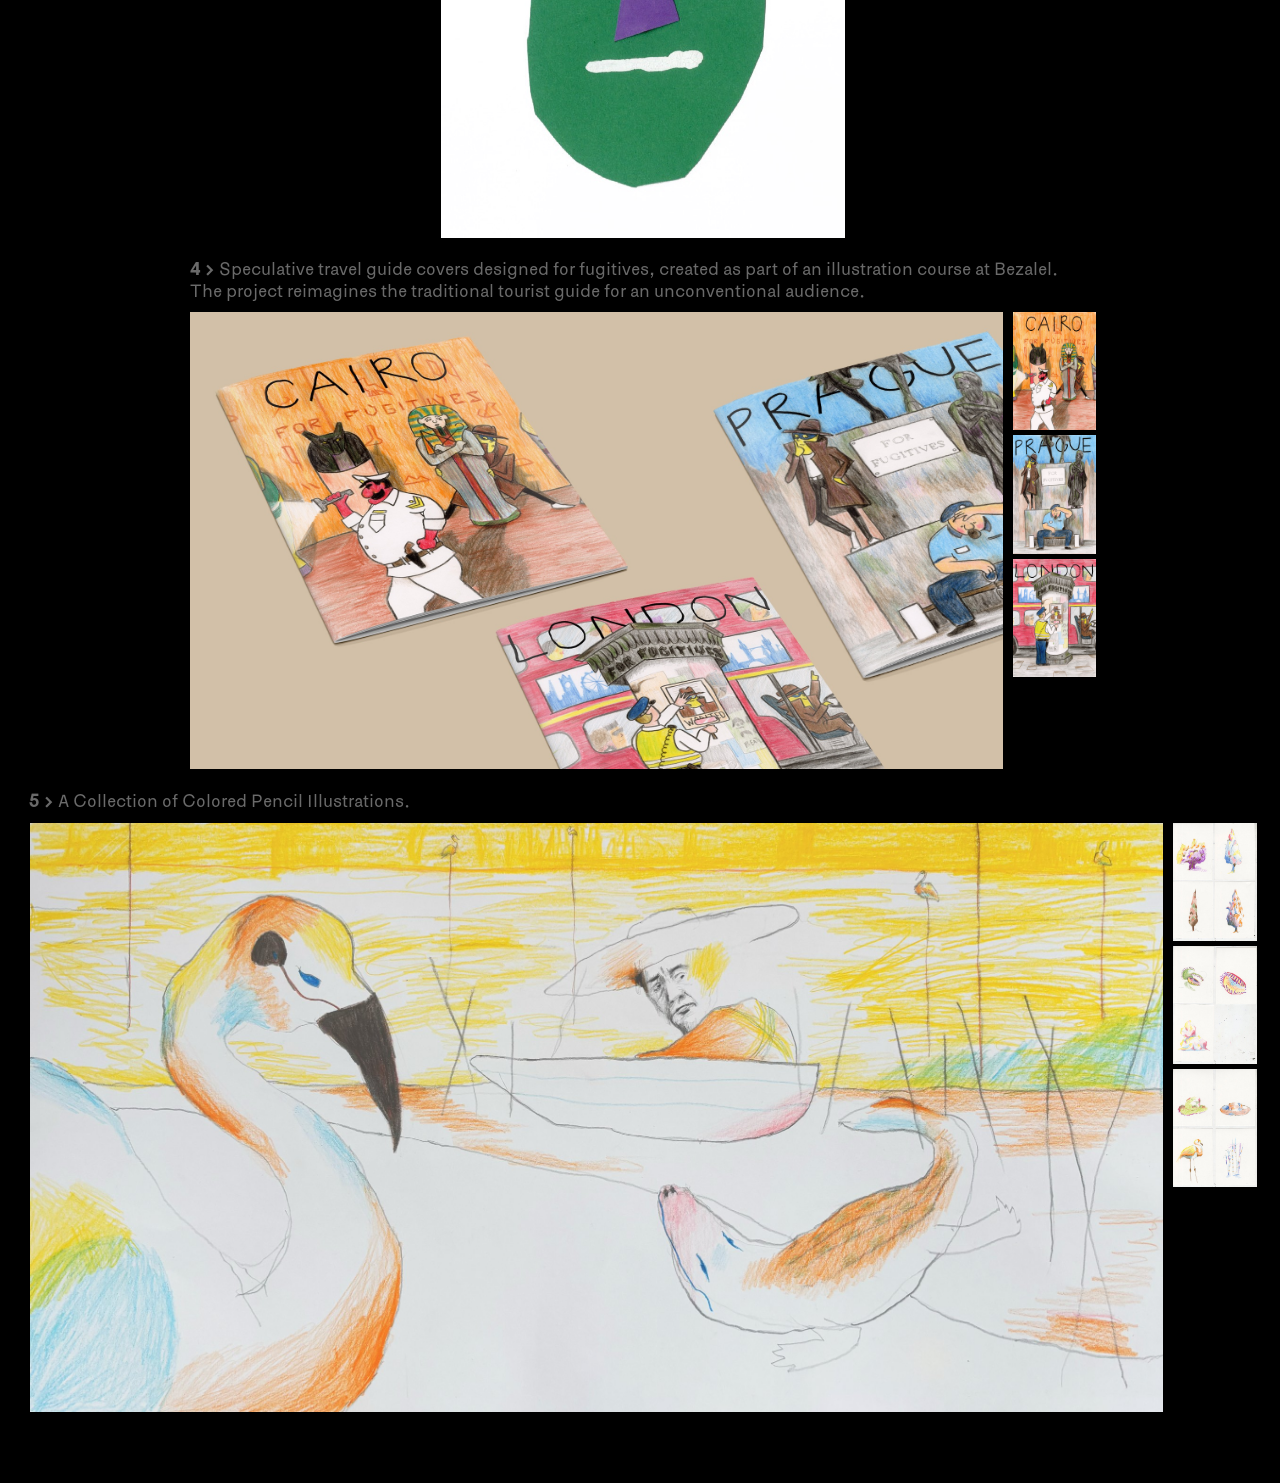
<file: other.html>
<!DOCTYPE html>
<html lang="en">
<head>
  <meta charset="UTF-8">
  <meta name="viewport" content="width=device-width, initial-scale=1.0">
  <title>ILLUSTRATIONS – טל המלך</title>
  <link rel="stylesheet" href="styles.css?v=164">
  <!-- בעמוד הזה אין קו, אז המעבר מעמוד הבית לא ממשיך כאן -->
  <script>sessionStorage.removeItem("enter-line");</script>
</head>
<body>

  <!--
    העמוד ILLUSTRATIONS (הפריים Desktop - 91 בפיגמה).
    אוסף של עבודות קטנות: הכל בעמודה אחת באמצע, ומעל כל עבודה כיתוב קצר. העמוד כולו נגלל.
    כדי להוסיף עבודה: מעתיקים בלוק של gallery-item, ומחליפים את הכיתוב, את התמונות ואת --width (הרוחב בפיגמה).
    --fit: הרוחב המקסימלי, כדי שהעבודה תיכנס כולה בגובה המסך (גובה המסך כפול הפרופורציות של העבודה).
  -->
  <main class="gallery-page">

    <!-- השורה העליונה: חזרה לעמוד הבית, והחץ לפרויקט הבא -->
    <header class="gallery-header">
      <!-- חזרה לעמוד הבית: במצב hover השם מתחלף ל-HOME (כמו בעמודי הפרויקטים) -->
      <a class="project-home" href="index.html" aria-label="חזרה לעמוד הבית">
        <span class="project-header__back"><span class="project-header__back-icon"></span></span>
        <h1 class="project-header__title">
          <span class="project-header__name">ILLUSTRATIONS</span>
          <span class="project-header__home" aria-hidden="true">HOME</span>
        </h1>
      </a>

      <!--
        החץ לפרויקט הבא (כמו בעמודי הפרויקטים): במצב hover החץ מתארך ונהיה ירוק,
        מופיע השם של הפרויקט הבא, והעבודות מתעמעמות.
      -->
      <div class="project-top gallery-top">
        <a class="project-next" href="wikipedia-football.html">
          <p class="project-next-label">NEXT: WIKIPEDIA&gt;F00TBALL</p>
          <span class="project-next__arrow" aria-label="הפרויקט הבא: WIKIPEDIA>FOOTBALL">
            <span class="project-next__icon"></span>
          </span>
        </a>
      </div>
    </header>

    <!-- העבודות. <b></b> בכיתוב הוא המספר (1 >), והוא נכתב לבד -->
    <div class="gallery-list">

      <!-- 1. קלפי משחק: ארבעה קלפים בשורה (1366 ברוחב, 13 ביניהם) -->
      <div class="work-item gallery-item" style="--width: 1366; --caption-width: 653; --fit: calc(var(--media-height) * 4 * 332 / 462 + 40 * var(--u));">
        <p class="work-caption"><b></b> Illustrations for playing cards featuring a King, Queen, and Joker, inspired by Inca culture and South American deities.</p>
        <div class="gallery-row" style="--gap: 13.4;">
          <img src="images/other-cards-joker.jpg" alt="קלף הג'וקר" style="--ratio: 298 / 415;">
          <img src="images/other-cards-king.jpg" alt="קלף המלך" style="--ratio: 298 / 415;">
          <img src="images/other-cards-queen.jpg" alt="קלף המלכה" style="--ratio: 298 / 415;">
          <img src="images/other-cards-pattern.jpg" alt="הגב של הקלפים" style="--ratio: 298 / 415;">
        </div>
      </div>

      <!-- 2. התווית של שפירא -->
      <div class="work-item gallery-item" style="--width: 775; --fit: var(--media-height);">
        <p class="work-caption"><b></b> A special Purim edition beer label for Shapira, a local Israeli brewery, created as part of my volunteer work with Shekel, an organization supporting people with disabilities. I collaborated with Refael, an autistic illustrator, adapting his artwork and designing the final label.</p>
        <img src="images/other-shapira-label.jpg" alt="תווית בירה לפורים של מבשלת שפירא" style="--ratio: 1;">
      </div>

      <!-- 3. דיוקן עצמי -->
      <div class="work-item gallery-item" style="--width: 454; --fit: calc(var(--media-height) * 454 / 471);">
        <p class="work-caption"><b></b> self portrait</p>
        <img src="images/other-self-portrait.jpg" alt="דיוקן עצמי: פנים ירוקות מנייר גזור" style="--ratio: 454 / 471;">
      </div>

      <!--
        4. מדריכי טיולים, בגלריה קטנה (כמו בעמודי הפרויקטים, mini-gallery.js):
        למעלה תמונה גדולה, ולמטה התמונות הקטנות. לחיצה על תמונה קטנה מציגה אותה למעלה.
        gallery-item--fit: המסגרת מקבלת את הפרופורציות של התמונה שמוצגת (data-ratio), לרוחב או לגובה,
        והיא גדולה כמה שנכנס במסך (עד 915). גם הכיתוב שמעליה ברוחב שלה.
      -->
      <div class="work-item gallery-item gallery-item--fit" style="--width: 915; --ratio: 1920 / 1080;">
        <p class="work-caption"><b></b> Speculative travel guide covers designed for fugitives, created as part of an illustration course at Bezalel.<br>The project reimagines the traditional tourist guide for an unconventional audience.</p>
        <div class="mini-gallery mini-gallery--fit">
          <div class="mini-gallery__main">
            <img class="is-active" src="images/other-guide-covers.jpg" data-ratio="1920 / 1080" alt="שלושת המדריכים על שולחן">
            <img src="images/other-guide-cairo.jpg" data-ratio="848 / 1200" alt="הכריכה של קהיר">
            <img src="images/other-guide-prague.jpg" data-ratio="848 / 1200" alt="הכריכה של פראג">
            <img src="images/other-guide-london.jpg" data-ratio="848 / 1200" alt="הכריכה של לונדון">
          </div>
          <div class="mini-gallery__thumbs">
            <button class="mini-gallery__thumb is-active" type="button" aria-label="תמונה 1"><img src="images/other-guide-covers.jpg" alt=""></button>
            <button class="mini-gallery__thumb" type="button" aria-label="תמונה 2"><img src="images/other-guide-cairo.jpg" alt=""></button>
            <button class="mini-gallery__thumb" type="button" aria-label="תמונה 3"><img src="images/other-guide-prague.jpg" alt=""></button>
            <button class="mini-gallery__thumb" type="button" aria-label="תמונה 4"><img src="images/other-guide-london.jpg" alt=""></button>
          </div>
        </div>
      </div>

      <!-- 5. איורים בעפרונות צבעוניים: גלריה קטנה -->
      <div class="work-item gallery-item gallery-item--fit" style="--width: 1304; --ratio: 4786 / 2486;">
        <p class="work-caption"><b></b> A Collection of Colored Pencil Illustrations.</p>
        <div class="mini-gallery mini-gallery--fit">
          <div class="mini-gallery__main">
            <img class="is-active" src="images/other-pencil-1.jpg?v=2" data-ratio="4786 / 2486" alt="איור בעפרונות צבעוניים: ברבור, סירה ונחש">
            <img src="images/other-pencil-2.jpg" data-ratio="600 / 846" alt="איורים בעפרונות צבעוניים: עצים">
            <img src="images/other-pencil-3.jpg" data-ratio="600 / 846" alt="איורים בעפרונות צבעוניים: צמחים וצדפים">
            <img src="images/other-pencil-4.jpg" data-ratio="600 / 846" alt="איורים בעפרונות צבעוניים: כובעים ופלמינגו">
          </div>
          <div class="mini-gallery__thumbs">
            <button class="mini-gallery__thumb is-active" type="button" aria-label="תמונה 1"><img src="images/other-pencil-1.jpg?v=2" alt=""></button>
            <button class="mini-gallery__thumb" type="button" aria-label="תמונה 2"><img src="images/other-pencil-2.jpg" alt=""></button>
            <button class="mini-gallery__thumb" type="button" aria-label="תמונה 3"><img src="images/other-pencil-3.jpg" alt=""></button>
            <button class="mini-gallery__thumb" type="button" aria-label="תמונה 4"><img src="images/other-pencil-4.jpg" alt=""></button>
          </div>
        </div>
      </div>

    </div>

    <!-- בטלפון: בסוף העמוד, הקישור לפרויקט הבא (במקום החץ שלמעלה) -->
    <a class="mobile-next" href="wikipedia-football.html">
      <span class="mobile-next__label">NEXT:</span>
      <span class="mobile-next__name">WIKIPEDIA&gt;<br>F00TBALL</span>
      <img class="mobile-next__icon" src="images/chevron-next-triple.svg" alt="">
    </a>
  </main>

  <!-- הגלריות הקטנות (המדריכים והקטלוג) -->
  <script src="mini-gallery.js?v=5"></script>

  <!-- בלי מילה בודדת בשורה האחרונה של פסקה -->
  <script src="no-orphans.js?v=1"></script>

  <!-- החץ לפרויקט הבא: כמה הוא מתארך ב-hover, כדי שיגיע בדיוק עד השם (כמו בעמודי הפרויקטים) -->
  <script>
    {
      const nextArea = document.querySelector(".project-next");
      const nextLabel = document.querySelector(".project-next-label");
      const measureNextArrow = () => {
        const labelEnd = nextLabel.offsetLeft + nextLabel.offsetWidth;
        nextArea.style.setProperty("--next-arrow-long", nextArea.clientWidth - labelEnd + "px");
      };
      document.fonts.ready.then(measureNextArrow); // אחרי שהפונט נטען, כי הוא קובע את רוחב השם
      window.addEventListener("resize", measureNextArrow);
    }
  </script>

  <!-- העכבר של האתר -->
  <script src="cursor.js?v=3"></script>

</body>
</html>
</file>
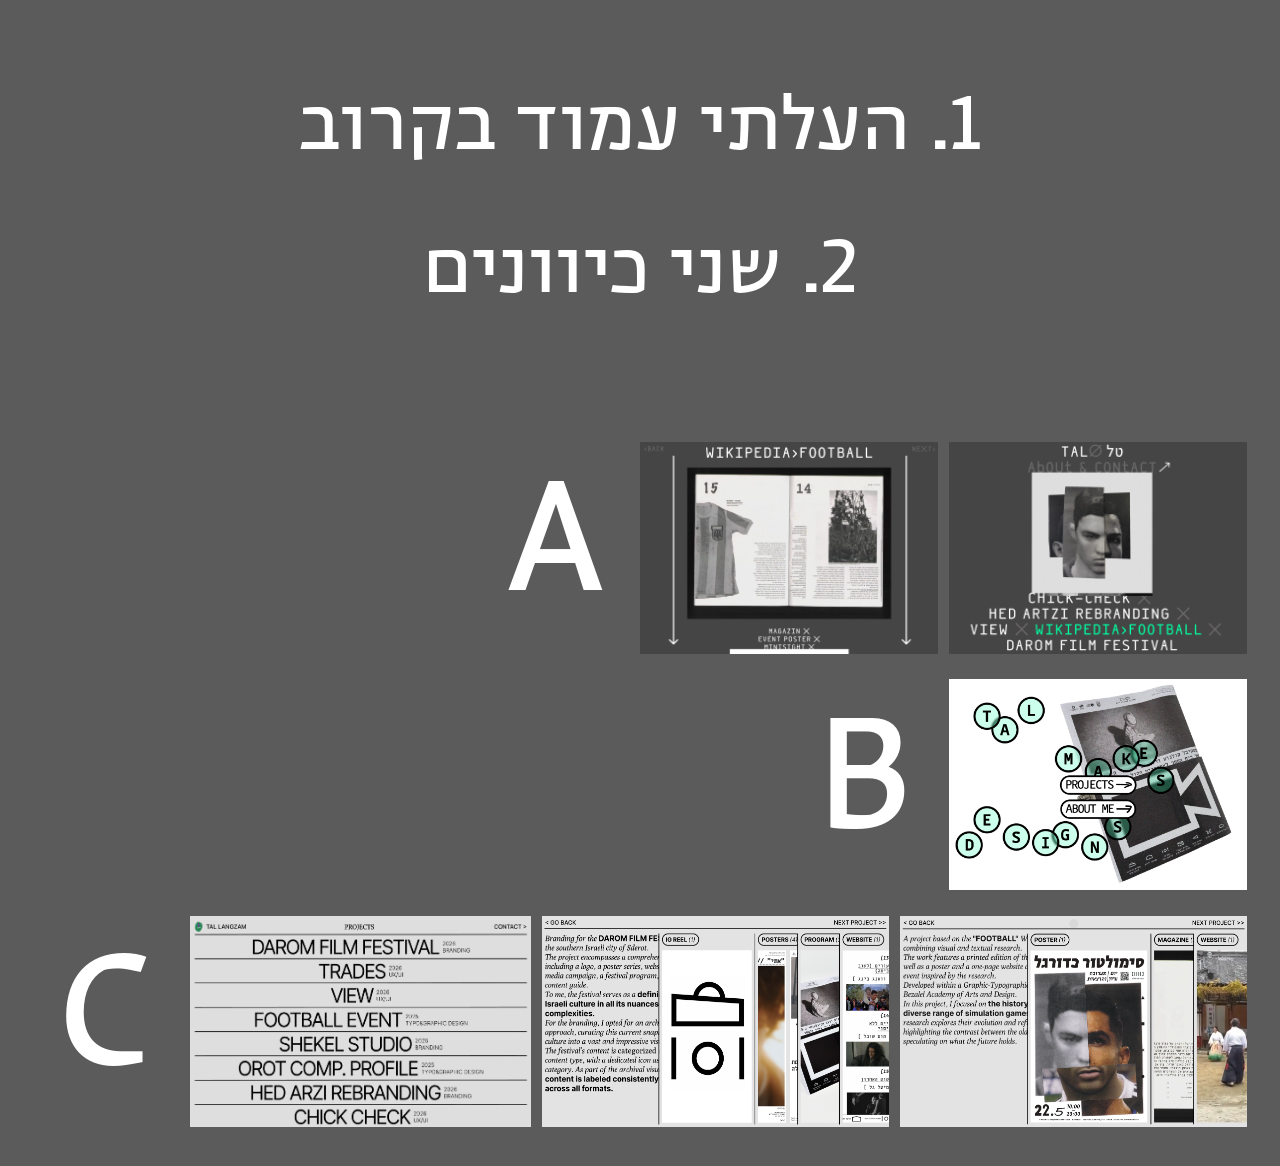
<file: process.html>
<!DOCTYPE html>
<html lang="he" dir="rtl">
<head>
  <meta charset="UTF-8">
  <meta name="viewport" content="width=device-width, initial-scale=1.0">
  <title>טל המלך – תהליך</title>
  <link rel="stylesheet" href="styles.css?v=164">
</head>
<body class="process-page">

  <main class="process">

    <!--
      כדי להוסיף רשומה חדשה: העתיקו את התבנית הזו לסוף הרשימה (לפני </ol>).
      המספר מתווסף לבד.

      <li class="entry">
        <h2 class="entry__title">כותרת הרשומה</h2>

        (אם יש דימויים:)
        <div class="entry__groups">
          <div class="image-group">
            <p class="image-group__letter">A</p>
            <img src="images/שם-הקובץ.png" alt="תיאור קצר של הדימוי">
          </div>
        </div>
      </li>
    -->
    <ol class="process-list">

      <!-- רשומה 1 -->
      <li class="entry">
        <h2 class="entry__title">העלתי עמוד בקרוב</h2>
      </li>

      <!-- רשומה 2 -->
      <li class="entry">
        <h2 class="entry__title">שני כיוונים</h2>

        <div class="entry__groups">
          <div class="image-group">
            <p class="image-group__letter">A</p>
            <img src="images/process-a-1.png" alt="כיוון A: עמוד הבית עם תפריט הפרויקטים">
            <img src="images/process-a-2.png" alt="כיוון A: עמוד הפרויקט Wikipedia&gt;Football">
          </div>

          <div class="image-group">
            <p class="image-group__letter">B</p>
            <img src="images/process-b-1.png" alt="כיוון B: עמוד הבית עם הכיתוב TAL MAKES DESIGNS">
          </div>

          <div class="image-group">
            <p class="image-group__letter">C</p>
            <img src="images/process-c-1.png" alt="כיוון C: עמוד פרויקט על Football">
            <img src="images/process-c-2.png" alt="כיוון C: עמוד הפרויקט Darom Film Festival">
            <img src="images/process-c-3.png" alt="כיוון C: רשימת הפרויקטים">
          </div>
        </div>
      </li>

    </ol>

  </main>

  <!-- העכבר של האתר: עיגול לבן שנהיה ירוק על דברים לחיצים -->
  <script src="cursor.js"></script>

</body>
</html>
</file>
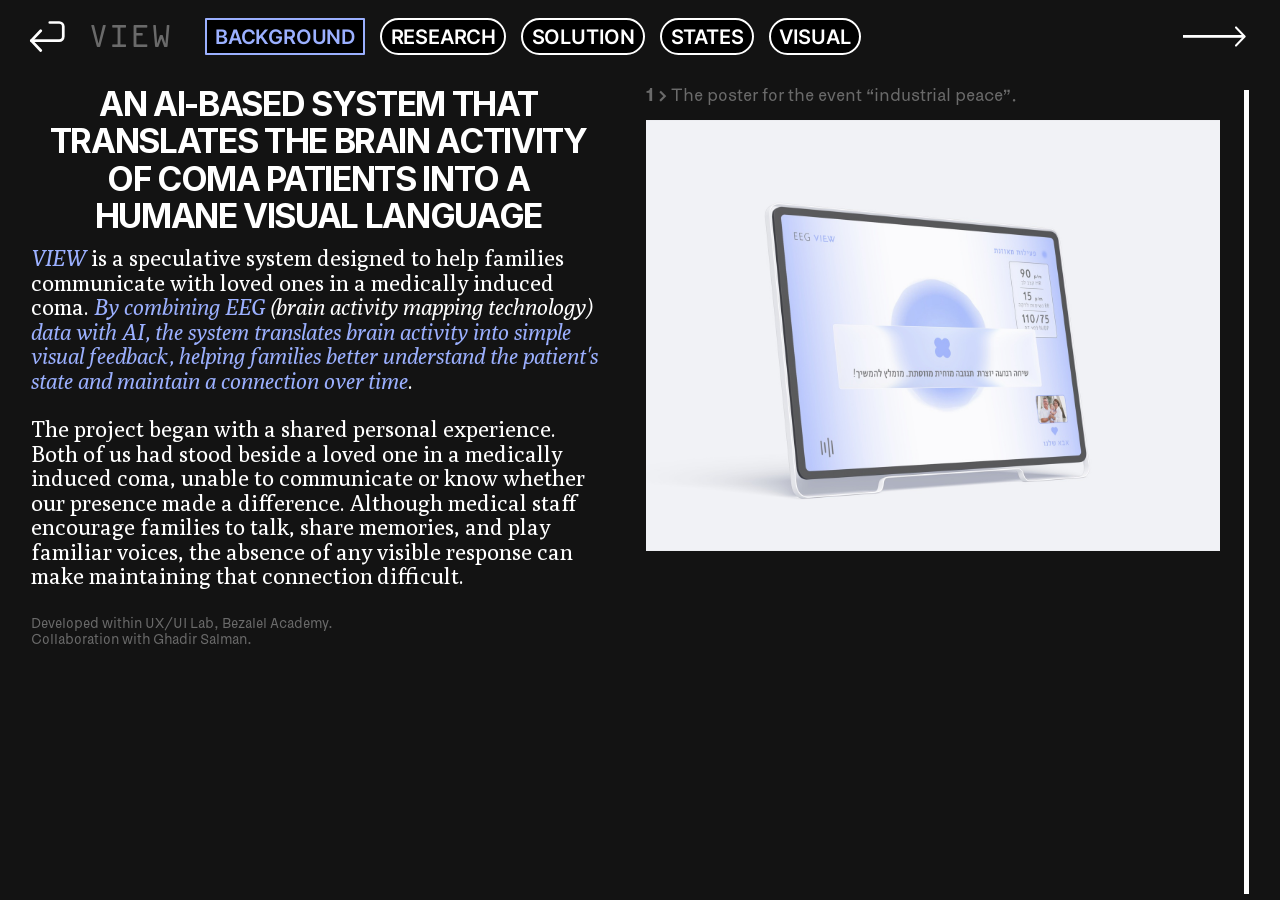
<file: view.html>
<!DOCTYPE html>
<html lang="en">
<head>
  <meta charset="UTF-8">
  <meta name="viewport" content="width=device-width, initial-scale=1.0">
  <title>VIEW – טל המלך</title>
  <link rel="stylesheet" href="styles.css?v=164">
  <!-- מגיעים מעמוד הבית? הקו מתחיל איפה שהקו של עמוד הבית נגמר (event-tabs.js ממשיך את המעבר) -->
  <script>
    {
      const enterLine = JSON.parse(sessionStorage.getItem("enter-line") || "null");
      const desktopLayout = window.matchMedia("(min-width: 901px) and (orientation: landscape)").matches;
      if (enterLine && desktopLayout) {
        const root = document.documentElement;
        root.classList.add("is-entering");
        root.style.setProperty("--enter-line-left", enterLine.left + "px");
        root.style.setProperty("--enter-line-width", enterLine.width + "px");
      }
    }
  </script>
</head>
<body class="theme-view">

  <!--
    העמוד של VIEW, פרויקט UX/UI (case study). הפריימים Desktop - 86 עד 90 בפיגמה.
    בנוי כמו העמוד של הד ארצי: למעלה שורה אחת (חזרה והלשוניות, בלי OVERVIEW),
    מתחתיה שתי עמודות, והקו בצד ימין. הצבע של העמוד: תכלת (--color-view).
    חמש לשוניות: BACKGROUND (נפתחת ראשונה), RESEARCH, SOLUTION, STATES ו-VISUAL.
    לחיצה על לשונית: התוכן גולש הצידה, והלשונית הבאה נחשפת מאחוריו (event-tabs.js, data-tab-motion="slide").
  -->
  <main class="event-page case-study view-page" data-tab-motion="slide">

    <!-- השורה העליונה (בעמוד הזה אין OVERVIEW) -->
    <header class="event-header">
      <!-- חזרה לעמוד הבית: במצב hover השם מתחלף ל-HOME -->
      <a class="project-home" href="index.html" aria-label="חזרה לעמוד הבית">
        <span class="project-header__back"><span class="project-header__back-icon"></span></span>
        <h1 class="project-header__title">
          <span class="project-header__name">VIEW</span>
          <span class="project-header__home" aria-hidden="true">HOME</span>
        </h1>
      </a>

      <!-- בטלפון: INFO (הטקסט על הפרויקט) ו-GALLERY (שאר הלשוניות) -->
      <div class="section-buttons">
        <button class="section-button section-button--info" type="button" aria-label="INFO: חזרה לטקסט על הפרויקט">
          <span class="section-button__label">INFO</span>
          <span class="section-button__icon section-button__icon--info"></span>
          <span class="section-button__arrow section-button__arrow--up"></span>
        </button>
        <button class="section-button section-button--gallery" type="button" aria-label="GALLERY: מעבר לגלריה">
          <span class="section-button__label">GALLERY</span>
          <span class="section-button__icon section-button__icon--eye"></span>
          <span class="section-button__arrow"></span>
        </button>
      </div>

      <!--
        בטלפון (רק בעמודי ה-case study): במקום INFO ו-GALLERY, השם של החלק שבו נמצאים עכשיו, ומספרו בתוך מסגרת.
        נשאר למעלה כל הגלילה, ומתחלף כשמגיעים לחלק הבא (event-tabs.js).
      -->
      <p class="section-now"><span class="section-now__name">BACKGROUND</span><span class="section-now__count"><span class="section-now__count-text">1/5</span></span></p>

      <!-- הלשוניות והחץ לפרויקט הבא -->
      <div class="project-top event-top">
        <!-- הלשונית הפתוחה בתכלת (בעמוד הזה בלי מספר החומרים). data-tab מחבר לשונית לתוכן שלה -->
        <nav class="project-tabs event-tabs">
          <button class="project-tab is-active" type="button" data-tab="background">BACKGROUND</button>
          <button class="project-tab" type="button" data-tab="research">RESEARCH</button>
          <button class="project-tab" type="button" data-tab="solution">SOLUTION</button>
          <button class="project-tab" type="button" data-tab="states">STATES</button>
          <button class="project-tab" type="button" data-tab="visual">VISUAL</button>
        </nav>

        <!-- החץ לפרויקט הבא -->
        <a class="project-next" href="wikipedia-football.html">
          <p class="project-next-label">NEXT: WIKIPEDIA&gt;F00TBALL</p>
          <span class="project-next__arrow" aria-label="הפרויקט הבא: WIKIPEDIA>FOOTBALL">
            <span class="project-next__icon"></span>
          </span>
        </a>
      </div>
    </header>

    <!--
      התוכן של הלשוניות. בכל לשונית: משמאל הטקסט (ולפעמים גם חומרים מתחתיו), ומימין החומרים.
      הכיתוב של כל חומר: <b></b> הוא המספר (1 >), והוא נכתב לבד.
    -->
    <div class="event-panels">

    <!-- ===== BACKGROUND ===== -->
    <div class="event-columns is-active" data-tab="background">
      <div class="event-column event-about">
        <h2 class="project-headline">An AI-based system that translates the brain activity of coma patients into a humane visual language</h2>
        <div class="event-about__text">
          <p>
            <em class="event-about__highlight">VIEW</em> is a speculative system designed to help families communicate with loved ones in a medically induced coma. <em class="event-about__highlight">By combining EEG</em> <em>(brain activity mapping technology)</em> <em class="event-about__highlight">data with AI, the system translates brain activity into simple visual feedback, helping families better understand the patient's state and maintain a connection over time</em>.
          </p>
          <p>
            The project began with a shared personal experience. Both of us had stood beside a loved one in a medically induced coma, unable to communicate or know whether our presence made a difference. Although medical staff encourage families to talk, share memories, and play familiar voices, the absence of any visible response can make maintaining that connection difficult.
          </p>
          <p class="event-about__credit">Developed within UX/UI Lab, Bezalel Academy.<br>Collaboration with Ghadir Salman.</p>
        </div>
      </div>
      <div class="event-column">
        <div class="work-item">
          <p class="work-caption"><b></b> The poster for the event “industrial peace”.</p>
          <img class="view-media" src="images/view-monitor.jpg" alt="מסך VIEW ליד המיטה" style="--ratio: 653 / 490;">
        </div>
      </div>
    </div>

    <!-- ===== RESEARCH ===== -->
    <div class="event-columns" data-tab="research" id="gallery">
      <!-- בטלפון: השם של החלק בגלריה. הקשה עליו סוגרת ופותחת את החלק -->
      <button class="panel-title" type="button" aria-expanded="true">RESEARCH</button>
      <div class="event-column event-about">
        <div class="event-about__text">
          <p>
            Through interviews with people who had experienced similar situations and research into EEG and coma patients, <em class="event-about__highlight">we explored how brain activity might offer families a different form of feedback.</em>
          </p>
          <p>
            Our research suggested that a lack of physical response does not necessarily mean a lack of awareness. Studies such as FAST (Familiar Voice Stimulation) highlight the potential influence of familiar voices and personal memories on patient’s neurological responses.
          </p>
        </div>
      </div>
      <div class="event-column">
        <div class="work-item">
          <p class="work-caption"><b></b> <strong>EEG Readings.</strong><br>Color-coded visualization highlighting active and inactive areas of the brain.</p>
          <img class="view-media" src="images/view-eeg.png" alt="מיפוי EEG: פעילות המוח בצבעים" style="--ratio: 722 / 537;">
        </div>
      </div>
    </div>

    <!-- ===== SOLUTION ===== -->
    <div class="event-columns" data-tab="solution">
      <button class="panel-title" type="button" aria-expanded="true">SOLUTION</button>
      <!-- עמודה 1: הטקסט, הסכמה (טלפון + מסך) והמסך בחדר -->
      <div class="event-column event-about">
        <div class="event-about__text">
          <p>
            The system combines EEG readings with information about what is happening in the room, using AI to provide families with real-time feedback.
          </p>
          <p>
            <em class="event-about__highlight">A bedside monitor presents the patient's state</em>, helps interpret the readings, and suggests ways to interact. A companion <em class="event-about__highlight">mobile app allows family members to connect remotely</em>, follow changes over time, and speak to the patient even when they cannot be physically present.
          </p>
        </div>
        <img class="view-diagram" src="images/view-diagram-solution.svg" alt="טלפון ועוד מסך" style="--width: 647;">
        <div class="work-item">
          <p class="work-caption"><b></b> The bedside monitor.</p>
          <img class="view-media" src="images/view-hospital.jpg" alt="המסך של VIEW בחדר בבית חולים, ליד המיטה" style="--ratio: 643 / 459;">
        </div>
      </div>
      <!-- עמודה 2: שלושה מסכים של האפליקציה בשורה, ומתחתם המסך שליד המיטה -->
      <div class="event-column">
        <div class="view-phones">
          <div class="work-item">
            <p class="work-caption"><b></b> Insights and instructions.</p>
            <img class="view-media" src="images/view-phone-insights.png" alt="האפליקציה: תובנות והנחיות" style="--ratio: 192 / 403;">
          </div>
          <div class="work-item">
            <p class="work-caption"><b></b> Remote visit control.</p>
            <img class="view-media" src="images/view-phone-remote.png" alt="האפליקציה: ביקור מרחוק" style="--ratio: 192 / 403;">
          </div>
          <div class="work-item">
            <p class="work-caption"><b></b> The activity tab.</p>
            <img class="view-media" src="images/view-phone-activity.png" alt="האפליקציה: לשונית הפעילות" style="--ratio: 192 / 403;">
          </div>
        </div>
        <div class="work-item">
          <p class="work-caption"><b></b> The bedside monitor displays balanced brain activity, suggesting that the current interaction may be stimulating a positive response and encouraging the family to continue.</p>
          <video class="view-media" src="images/view-monitor-feedback.mp4" style="--ratio: 1882 / 1302;" autoplay muted loop playsinline></video>
        </div>
      </div>
    </div>

    <!-- ===== STATES ===== -->
    <div class="event-columns" data-tab="states">
      <button class="panel-title" type="button" aria-expanded="true">STATES</button>
      <!-- עמודה 1: הטקסט, והסכמה של שלושת המצבים -->
      <div class="event-column event-about">
        <div class="event-about__text">
          <p>
            One of the main challenges was creating a visual language that could communicate complex neurological data without implying more than it can reveal. EEG cannot tell us what a patient feels, but it can indicate patterns of brain activity.
          </p>
          <p>
            We translated these patterns into <em class="event-about__highlight">three simplified states</em>:
          </p>
          <ul class="event-about__list">
            <li><em class="event-about__highlight">No Activity</em> An invitation to engage through conversation, touch, music, or familiar memories.</li>
            <li><em class="event-about__highlight">Regulated Activity</em> Indicates a balanced level of brain activity during the interaction.</li>
            <li><em class="event-about__highlight">Overload</em> Suggests excessive stimulation and encourages a calmer environment.</li>
          </ul>
          <p>
            This system aims to provide families with <em class="event-about__highlight">practical guidance while avoiding false interpretations or expectations</em>.
          </p>
        </div>
        <img class="view-diagram" src="images/view-diagram-states.svg" alt="שלושת המצבים: עומס, פעילות מאוזנת, אין פעילות" style="--width: 450;">
      </div>
      <!-- עמודה 2: הטלפונים, ושני מצבים של המסך שליד המיטה -->
      <div class="event-column">
        <div class="work-item">
          <p class="work-caption"><b></b> The three states - mobile indications.</p>
          <img class="view-media" src="images/view-states-phones.jpg" alt="שלושה טלפונים, בכל אחד מצב אחר" style="--ratio: 653 / 490;">
        </div>
        <div class="work-item">
          <p class="work-caption"><b></b> The bedside monitor indicates excessive brain activity, potentially caused by the presence of too many people in the room, and recommends reducing stimulation to avoid overwhelming the patient.</p>
          <video class="view-media" src="images/view-state-balanced.mp4" style="--ratio: 1882 / 1302;" autoplay muted loop playsinline></video>
        </div>
        <div class="work-item">
          <p class="work-caption"><b></b> The bedside monitor displays low brain activity, encouraging family members and visitors to interact with the patient to help stimulate brain activity.</p>
          <video class="view-media" src="images/view-state-low.mp4" style="--ratio: 1882 / 1302;" autoplay muted loop playsinline></video>
        </div>
      </div>
    </div>

    <!-- ===== VISUAL ===== -->
    <div class="event-columns" data-tab="visual">
      <button class="panel-title" type="button" aria-expanded="true">VISUAL</button>
      <div class="event-column event-about">
        <div class="event-about__text">
          <p>
            The visual identity was designed to feel <em class="event-about__highlight">calm and approachable within a clinical environment</em>. A palette of three tones, represents the different states of brain activity.
          </p>
          <p>
            Soft shapes evoke breathing and subtle movement, while The Basics and Simpler Pro typefaces maintain <em class="event-about__highlight">clarity and accessibility,</em> and EditorSans to add a <em class="event-about__highlight">humanistic tone</em> throughout the interface.
          </p>
        </div>
      </div>
      <div class="event-column">
        <div class="work-item">
          <p class="work-caption"><b></b> The poster for the event “industrial peace”.</p>
          <img class="view-media" src="images/view-visual-board.svg" alt="השפה החזותית: שלושת הצבעים, הצורות והפונטים" style="--ratio: 651 / 423;">
        </div>
      </div>
    </div>
    </div>

    <!-- בטלפון: בסוף הגלריה, הקישור לפרויקט הבא -->
    <a class="mobile-next" href="wikipedia-football.html">
      <span class="mobile-next__label">NEXT:</span>
      <span class="mobile-next__name">WIKIPEDIA&gt;<br>F00TBALL</span>
      <img class="mobile-next__icon" src="images/chevron-next-triple.svg" alt="">
    </a>

    <!-- הקו, בצד ימין -->
    <img class="event-line" src="images/home-line.svg" alt="">

  </main>

  <!-- בלי מילה בודדת בשורה האחרונה של פסקה -->
  <script src="no-orphans.js?v=1"></script>

  <!-- הלשוניות: לחיצה על לשונית גולשת הצידה אל התוכן שלה (כמו בעמוד של הד ארצי) -->
  <script src="event-tabs.js?v=26"></script>

  <!-- העכבר של האתר: עיגול לבן שנהיה תכלת על דברים לחיצים -->
  <script src="cursor.js?v=3"></script>

</body>
</html>
</file>
<file: styles.css>
/* =========================================
   משתנים: צבעים, פונטים וריווחים (מהפיגמה)
   ========================================= */
:root {
  /* צבעים: עמוד הבית */
  --color-background: #000000; /* שחור הרקע */
  --color-text: #ffffff;       /* לבן הטקסט */
  --color-muted: #6a6a6a;      /* אפור: הסימן ∅ ו-About & Contact */
  --color-accent: #00ffa2;     /* ירוק: פרויקט במצב hover והמסגרת של התמונה */

  /* צבעים: עמוד התהליך */
  --color-process-background: #5b5b5b; /* אפור הרקע בעמוד התהליך */
  --color-process-text: #ffffff;       /* לבן הטקסט בעמוד התהליך */

  /* צבעים: עמודי הפרויקטים */
  --color-project-accent: #0ae60d; /* ירוק: הלשונית הפעילה ומילים מודגשות */
  --color-hed-artzi: #fe3200;      /* אדום: הצבע של עמוד HED ARTZI (במקום הירוק) */
  --color-hed-artzi-background: #131313; /* אפור כהה מאוד: הרקע בעמוד החדש של HED ARTZI */
  --color-darom: #ffd555;          /* צהוב: הצבע של עמוד DAROM FILM FESTIVAL (במקום הירוק) */
  --color-about: #e100bf;          /* ורוד: הצבע של עמוד About & Contact */
  --color-view: #9bb0ff;           /* תכלת: הצבע של עמוד VIEW */
  --color-football: #0ae60d;       /* הירוק של WIKIPEDIA>FOOTBALL (גם כשבעמוד יש צבע אחר) */

  /* יחידת מידה של עמוד הבית: פיקסל אחד בפריים (1440×1024) מוקטן לגודל המסך */
  --u: min(100vw / 1440, 100vh / 1024);

  /* פונטים */
  --font-main: "ArbelHagilda", monospace;      /* הפונט של עמוד הבית */
  --font-hebrew: "TheBasics Regular", sans-serif; /* המילה "טל" בעמוד הבית */
  --font-symbol: "Arial Unicode MS", "Apple Symbols", sans-serif; /* הסימן ∅ (חסר בפונט ArbelHagilda) */
  --font-process: "EditorSans Normal", sans-serif; /* הפונט של עמוד התהליך */
  --font-project-headline: "Inter", sans-serif;        /* הכותרת הגדולה בעמוד פרויקט */
  --font-tab: "Inter", sans-serif;                     /* הלשוניות ו-OVERVIEW בעמודי הפרויקטים (SemiBold) */
  --font-project-text: "Poly", serif;                   /* הטקסט על הפרויקט */
  --font-caption: "TheBasics Regular", sans-serif;      /* הכיתובים מעל התמונות */
  --font-caption-number: "TheBasics Black", sans-serif; /* המספר בכיתוב (1 >) */
  --font-size-home: calc(80.4 * var(--u));     /* 80px בפיגמה */
  --font-size-tag: calc(25.12 * var(--u));     /* התווית בתוך הכפסולה (UX/UI, BRAND) */
  --font-size-big: clamp(1.6rem, 6.1vw, 5.5rem); /* כותרות עמוד התהליך: 88px במחשב */
  --font-size-letter: clamp(5rem, 12.8vw, 11.5rem); /* האותיות A, B, C (185px בפיגמה) */

  /*
    הגודל המקסימלי של הטקסטים בעמודי הפרויקטים (במחשב).
    במסך קטן מ-1440 הטקסט קטן יחד עם המסך, ובמסך גדול יותר הוא נעצר בגודל הזה,
    ותיבת הטקסט פשוט מכניסה יותר מילים בשורה (כמו הכיתובים של התמונות, שתמיד 18).
  */
  --max-project-text: 25px;       /* הטקסט על הפרויקט */
  --max-project-text-small: 22px; /* הטקסט בעמודים DAROM ו-About */
  --max-headline: 38px;           /* הכותרת הגדולה, והטלפון והמייל ב-About */
  --max-credit: 16px;             /* "Developed within..." הקטן והאפור */

  /* ריווחים */
  --space-name-left: calc(23 * var(--u));  /* בין TAL ל-∅ (נקבע לפי מדידה, כדי ששני הרווחים ייראו שווים) */
  --space-name-right: calc(26.5 * var(--u)); /* בין ∅ ל-טל */
  --space-tabs: 16; /* הרווח בין הלשוניות בעמוד פרויקט, בפיקסלים של הפיגמה (בפיגמה 24) */
  --space-images: 0.7rem;                       /* רווח בין הדימויים בעמוד התהליך (11px בפיגמה) */
  --process-image-height: clamp(8rem, 16.5vw, 15rem); /* גובה הדימויים בעמוד התהליך (כ-240px בפיגמה) */

  /* אנימציה */
  --duration-tag: 0.3s; /* כמה זמן לוקח לעיגול להתרחב לכפסולה */
  --duration-shutter: 0.6s; /* כמה זמן לוקח לתריס להיפתח */
  --duration-reveal: 0.9s;  /* כמה זמן לוקח לתוכן בעמוד פרויקט לעלות ולהופיע */
  --duration-next: 0.8s;    /* ה-hover על החץ לפרויקט הבא: הלשוניות יוצאות, השם נכנס והחץ מתארך */
  --ease-next: cubic-bezier(0.65, 0, 0.35, 1); /* ease-in-out רך: מתחיל לאט ונעצר לאט */
  --duration-next-arrow: 0.5s; /* החץ מתארך קצת יותר מהר מהשאר */
  --duration-overview: 0.9s; /* המעבר לתצוגת OVERVIEW וחזרה: הקו גולש והכל זז איתו */
  /* המעבר מעמוד הבית לפרויקט: "גלילה" אחת לאורך הקו, שמתחילה בעמוד הבית ונגמרת בעמוד הפרויקט */
  --duration-page-out: 0.6s; /* החלק בעמוד הבית: מאיץ */
  --duration-page-in: 1s;    /* החלק בעמוד הפרויקט: נעצר בעדינות */
  --ease-page-in: cubic-bezier(0.55, 0, 1, 0.45); /* מתחיל לאט ומאיץ */
  --ease-page-out: cubic-bezier(0.22, 1, 0.36, 1); /* יוצא מהר ונעצר לאט */
  --distance-page: 60svh;    /* מאיפה עמוד הפרויקט עולה (מתחת למסך) */
  --distance-reveal: 24px;  /* מאיזה מרחק מלמטה התוכן עולה */
  --ease-reveal: cubic-bezier(0.22, 1, 0.36, 1); /* יוצא מהר ונעצר לאט ובעדינות */
  --ease-shutter: cubic-bezier(0.65, 0, 0.35, 1); /* מתחיל לאט, מאיץ, ונעצר בעדינות */
}

/* קבצי הפונטים נמצאים בתיקייה fonts, כדי שכל דפדפן (גם Safari) יציג אותם */
@font-face {
  font-family: "ArbelHagilda";
  font-weight: normal;
  src: url("fonts/arbelhagilda-regular.otf") format("opentype");
}

@font-face {
  font-family: "ArbelHagilda";
  font-weight: bold;
  src: url("fonts/arbelhagilda-bold.otf") format("opentype");
}

@font-face {
  font-family: "TheBasics Regular";
  src: url("fonts/thebasics-regular.otf") format("opentype");
}

@font-face {
  font-family: "TheBasics Bold";
  src: url("fonts/thebasics-bold.otf") format("opentype");
}

@font-face {
  font-family: "TheBasics Black";
  src: url("fonts/thebasics-black.otf") format("opentype");
}

@font-face {
  font-family: "Inter";
  font-weight: bold;
  src: url("fonts/inter-bold.woff2") format("woff2");
}

@font-face {
  font-family: "Inter";
  font-weight: 600; /* SemiBold: הטקסט בלשוניות */
  src: url("fonts/inter-semibold.woff2") format("woff2");
}

@font-face {
  font-family: "Poly";
  font-style: normal;
  src: url("fonts/poly-regular.woff2") format("woff2");
}

@font-face {
  font-family: "Poly";
  font-style: italic;
  src: url("fonts/poly-italic.woff2") format("woff2");
}

@font-face {
  font-family: "EditorSans Normal";
  src: url("fonts/editorsans-normal.otf") format("opentype");
}

/* =========================================
   בסיס
   ========================================= */
* {
  box-sizing: border-box;
  margin: 0;
}

body {
  background-color: var(--color-background);
  color: var(--color-text);
  font-family: var(--font-main);
  font-weight: normal;
  line-height: normal;
  /* במק הדפדפן מצייר טקסט בהיר על רקע כהה עבה יותר. כך הוא עדין, כמו בפיגמה */
  -webkit-font-smoothing: antialiased;
  -moz-osx-font-smoothing: grayscale;
}

/* =========================================
   עמוד הבית: שם למעלה, קו באמצע, פרויקטים למטה
   ========================================= */
.home {
  min-height: 100vh;
  min-height: 100svh; /* גובה המסך האמיתי בטלפונים */
  padding-top: 0; /* בפיגמה 10px, אבל הדפדפן כבר מוסיף מרווח מעל הפונט */
  padding-bottom: calc(8 * var(--u));
  display: flex;
  flex-direction: column;
  align-items: center;
  font-size: var(--font-size-home);
  letter-spacing: 0.01em;
  text-align: center;
}

/* הכותרת: TAL∅ טל ומתחתיה About & Contact */
.home-header {
  width: calc(687 * var(--u)); /* הטקסט והחץ יחד, כמו בפיגמה */
  line-height: calc(78.5 * var(--u)); /* גובה שורה כמו בפיגמה */
}

/* השורה TAL∅ טל: שלוש עמודות, וה-∅ בעמודה האמצעית, בדיוק במרכז העמוד (מעל הקו) */
.home-name {
  display: grid;
  grid-template-columns: 1fr auto 1fr;
  align-items: baseline; /* שלושת החלקים על אותו קו תחתון, כמו בשורת טקסט */
  font-size: inherit;
  font-weight: normal;
  cursor: default;
  outline: none; /* במצב פוקוס ה-∅ הירוק מראה איפה נמצאים */
}

.home-name__latin {
  justify-self: end;
  padding-right: var(--space-name-left);  /* הרווח בין TAL ל-∅ */
}

.home-name__hebrew {
  justify-self: start;
  padding-left: var(--space-name-right);  /* הרווח בין ∅ ל-טל */
}

.home-name,
.home-about {
  white-space: nowrap; /* כל שורה נשארת שורה אחת, כמו בפיגמה */
}

.home-name__mark,
.home-about__text {
  color: var(--color-muted);
}

.home-about {
  display: block; /* קישור לעמוד About & Contact, בשורה משלו */
  color: inherit;
  text-decoration: none;
  cursor: pointer;
  outline: none; /* במצב פוקוס הצבע הירוק מראה איפה נמצאים */
}

.home-name__mark {
  font-family: var(--font-symbol);
}

.home-name__hebrew {
  font-family: var(--font-hebrew);
}

/*
  החץ ↗ אחרי About & Contact: יושב בשורה כמו עוד תו.
  הקופסה בגודל החץ אחרי הסיבוב (47×41), והתחתית שלה על הקו התחתון של הטקסט.
*/
.home-arrow {
  position: relative;
  display: inline-block;
  vertical-align: baseline;
  width: calc(47 * var(--u));
  height: calc(41 * var(--u));
  margin-left: calc(11 * var(--u)); /* הרווח מהטקסט, כמו בפיגמה */
}

.home-arrow img {
  position: absolute;
  top: 50%;
  left: 50%;
  width: calc(64.37 * var(--u));
  height: calc(29.46 * var(--u));
  transform: translate(-50%, -50%) rotate(-41.1deg); /* באמצע הקופסה, באותה זווית כמו בפיגמה */
}

/* האזור שבין הכותרת לפרויקטים: בו נמצאים הקו והתמונות של הפרויקטים */
.home-line {
  position: relative; /* החלון עם התמונה ממוקם בתוך האזור הזה */
  flex: 1;
  min-height: calc(458 * var(--u));
  display: flex;
  justify-content: center;
  align-items: center;
  margin-top: calc(-3 * var(--u));
  margin-bottom: calc(14 * var(--u));
}

/* הקו האנכי: נמתח לכל הגובה של האזור */
.home-line__line {
  align-self: stretch;
  width: max(2px, calc(6 * var(--u)));
}

/*
  החלון עם התמונה (תריס): אחד לכל הפרויקטים.
  סגור הוא רק שני הפסים הירוקים צמודים באמצע, מעל הקו.
  פתוח הוא ברוחב של התמונה, ובמעבר בין פרויקטים הרוחב משתנה בהדרגה לרוחב של התמונה הבאה.
  הסקריפט בסוף index.html מוסיף את is-open ואת data-showing (איזו תמונה להציג).
*/
/* שכבה בגודל האזור, כדי שהחלון יוכל לחשב את הרוחב שלו לפי הגובה של האזור (cqh) */
.preview-area {
  position: absolute;
  inset: 0;
  container-type: size;

  /* הפרופורציות (רוחב / גובה) של כל תמונה, כמו בפיגמה */
  --ratio-about: 518 / 576;
  --ratio-view: 627 / 458;
  --ratio-other: 454 / 471;
  --ratio-hed-artzi: 310 / 458;
  --ratio-wikipedia-football: 1;
  --ratio-darom: 321 / 458;
}

.preview-window {
  --ratio: 1; /* רוחב / גובה של התמונה המוצגת (נקבע למטה) */
  position: absolute; /* מעל הקו, כך שהחלון לא משנה את גובה האזור */
  top: 0;
  bottom: 0;
  left: 50%;
  transform: translateX(-50%); /* באמצע העמוד */
  width: calc(12 * var(--u)); /* סגור: שני הפסים צמודים */
  overflow: hidden;
  background-color: var(--color-background); /* מסתיר את הקו הלבן שמתחתיו */
  visibility: hidden;
  transition:
    width var(--duration-shutter) var(--ease-shutter),
    visibility 0s linear var(--duration-shutter); /* נעלם רק אחרי שסיים להיסגר */
}

.preview-window.is-open {
  /* הגובה של האזור × הפרופורציות של התמונה, ועוד 30 מכל צד לפסים ולרווח */
  width: min(calc(100cqh * var(--ratio) + 60 * var(--u)), 100vw - 2rem); /* בטלפון: לא רחב יותר מהמסך */
  visibility: visible;
  transition:
    width var(--duration-shutter) var(--ease-shutter),
    visibility 0s;
}

/* שני הפסים הירוקים, בקצוות של החלון */
.preview-window::before,
.preview-window::after {
  content: "";
  position: absolute;
  top: 0;
  bottom: 0;
  width: calc(6 * var(--u));
  background-color: var(--color-accent);
}

.preview-window::before { left: 0; }
.preview-window::after  { right: 0; }

/* המסגרת של התמונות: בתוך החלון, 30 מכל צד (6 לפס + 24 רווח). מה שמחוץ לה לא נראה */
.preview-window__images {
  position: absolute;
  inset: 0 calc(30 * var(--u));
  overflow: hidden;
}

/*
  התמונות: כולן באמצע המסגרת, ורק אחת מוצגת.
  כל תמונה תמיד בגודל הסופי שלה (בלי זום), והחלון רק חושף או מסתיר אותה מהצדדים.
*/
.preview-window img {
  position: absolute;
  top: 0;
  left: 50%;
  transform: translateX(-50%);
  width: min(calc(100cqh * var(--ratio)), 100vw - 2rem - 60 * var(--u)); /* בטלפון: לא רחבה יותר מהמסך */
  max-width: none;
  height: 100%;
  object-fit: cover;
  opacity: 0;
}

.preview-window[data-showing="about"] img[data-project="about"],
.preview-window[data-showing="view"] img[data-project="view"],
.preview-window[data-showing="other"] img[data-project="other"],
.preview-window[data-showing="hed-artzi"] img[data-project="hed-artzi"],
.preview-window[data-showing="wikipedia-football"] img[data-project="wikipedia-football"],
.preview-window[data-showing="darom"] img[data-project="darom"] {
  opacity: 1;
}

/* הרוחב של החלון: לפי התמונה המוצגת */
.preview-window[data-showing="about"]              { --ratio: var(--ratio-about); }
.preview-window[data-showing="view"]               { --ratio: var(--ratio-view); }
.preview-window[data-showing="other"]              { --ratio: var(--ratio-other); }
.preview-window[data-showing="hed-artzi"]          { --ratio: var(--ratio-hed-artzi); }
.preview-window[data-showing="wikipedia-football"] { --ratio: var(--ratio-wikipedia-football); }
.preview-window[data-showing="darom"]              { --ratio: var(--ratio-darom); }

/* הרוחב של כל תמונה: לפי הפרופורציות שלה עצמה */
.preview-window img[data-project="about"]              { --ratio: var(--ratio-about); }
.preview-window img[data-project="view"]               { --ratio: var(--ratio-view); }
.preview-window img[data-project="other"]              { --ratio: var(--ratio-other); }
.preview-window img[data-project="hed-artzi"]          { --ratio: var(--ratio-hed-artzi); }
.preview-window img[data-project="wikipedia-football"] { --ratio: var(--ratio-wikipedia-football); }
.preview-window img[data-project="darom"]              { --ratio: var(--ratio-darom); }

.preview-window img[data-project="wikipedia-football"] {
  object-position: 50% 10.5%; /* אותו חיתוך כמו בפיגמה */
  mix-blend-mode: screen;
}

.preview-window img[data-project="about"] {
  object-fit: fill; /* כמו בפיגמה: כל התמונה נכנסת למסגרת, בלי חיתוך */
}

/* רשימת הפרויקטים */
.project-list {
  padding: 0;
  list-style: none;
}

.project {
  display: flex;
  align-items: center;
  justify-content: center;
  gap: calc(20.1 * var(--u));
  height: calc(76 * var(--u));
  cursor: default;
  outline: none; /* במצב פוקוס הצבע הירוק מראה איפה נמצאים */
  transition: gap var(--duration-tag) ease;
}

/* קישור לעמוד הפרויקט: לא משנה את העיצוב, השם והעיגול נשארים בשורה כמו בשאר הפרויקטים */
.project__link {
  display: flex;
  align-items: center;
  gap: inherit; /* אותו רווח (והתנועה שלו) כמו בשורת הפרויקט */
  color: inherit;
  text-decoration: none;
  outline: none; /* במצב פוקוס הצבע הירוק מראה איפה נמצאים */
}

.project:has(.project__link) {
  cursor: pointer;
}

/*
  העיגול האפור שליד כל פרויקט.
  במצב hover הוא מתרחב לכפסולה, ואחר כך מופיעה בתוכו התווית (UX/UI, BRAND).
*/
.project__tag {
  position: relative;
  width: calc(59.29 * var(--u));
  height: calc(59.29 * var(--u));
  border: calc(6.03 * var(--u)) solid var(--color-muted);
  border-radius: 50%; /* עיגול */
  transition:
    width var(--duration-tag) ease,
    border-radius var(--duration-tag) ease;
}

.project__tag-text {
  position: absolute;
  inset: 0;
  display: flex;
  align-items: center;
  justify-content: center;
  padding-top: calc(5 * var(--u)); /* קצת מתחת לאמצע, כמו בפיגמה */
  font-size: var(--font-size-tag);
  font-weight: bold;
  color: var(--color-muted);
  white-space: nowrap;
  opacity: 0; /* מוסתרת עד שהעיגול מתרחב */
  transition: opacity 0.1s ease; /* ביציאה מ-hover: נעלמת מיד */
}

/* =========================================
   מצב hover של פרויקט (גם בלחיצה בטלפון, ובמעבר האוטומטי בטלפון: is-auto)
   ========================================= */
.project:is(:hover, :focus-within, .is-auto) {
  gap: calc(10.05 * var(--u));
  color: var(--color-accent);
}

/* 1. העיגול מתרחב לכפסולה */
.project:is(:hover, :focus-within, .is-auto) .project__tag {
  /* הרוחב של הכפסולה: 112 (כמו בפיגמה). לתווית ארוכה יותר: --tag-width על הפרויקט ב-HTML */
  width: calc(var(--tag-width, 112.05) * var(--u));
  border-radius: calc(36.98 * var(--u)) / 50%; /* צורת הכפסולה מפיגמה (העיגול בקצוות, גם בכפסולה ארוכה) */
}

/* 2. ואחרי שהתרחב, התווית מופיעה */
.project:is(:hover, :focus-within, .is-auto) .project__tag-text {
  opacity: 1;
  /* מתחילה להופיע מיד, בהדרגה, יחד עם ההתרחבות, ונראית במלואה כשהכפסולה פתוחה */
  transition: opacity var(--duration-tag) ease;
}

/* למי שביקש במחשב פחות תנועה: בלי אנימציה */
@media (prefers-reduced-motion: reduce) {
  .project,
  .project__tag,
  .project__tag-text {
    transition: none !important;
  }

  .preview-window {
    transition: none !important;
  }
}

/* =========================================
   מצב hover על השם TAL∅ טל
   ========================================= */
/* ה-∅ נצבע בירוק (והתמונה שלי נפתחת בתריס, דרך הסקריפט) */
.home-name:is(:hover, :focus) .home-name__mark {
  color: var(--color-accent);
}

/*
  בטלפון אין hover, אז עמוד הבית עובר לבד בין הפרויקטים, אחד-אחד, ובסוף אל TAL∅ טל.
  הסקריפט ב-index.html מוסיף is-auto למה שמוצג עכשיו: השם נצבע, והתריס נפתח עם התמונה.
*/
.project.is-auto,
.home-name.is-auto .home-name__mark {
  color: var(--color-accent);
}

/* =========================================
   מצב hover על About & Contact: רק הטקסט נצבע בירוק, החץ נשאר לבן
   ========================================= */
.home-about:is(:hover, :focus) .home-about__text {
  color: var(--color-accent);
}

/* =========================================
   המעבר מעמוד הבית לעמוד פרויקט (חלק 1, בעמוד הבית)
   כאילו "גוללים למטה" לאורך הקו, והוא ממשיך והופך לקו המפריד של הפרויקט:
   1. התריס נסגר חזרה לקו, והרשימה נעלמת, כדי לפנות את הדרך לקו (is-leaving).
   2. המסך "יורד": הכותרת עולה ויוצאת, והקו עולה איתה ונמשך עד למטה (is-scrolling).
   3. עוברים לעמוד הפרויקט, ושם הגלילה ממשיכה (חלק 2, בהמשך הקובץ).
   הסקריפט ב-index.html מוסיף את המחלקות, ומחשב את המרחק (--scroll-distance).
   ========================================= */
/* בזמן המעבר כבר אי אפשר להצביע על דברים אחרים */
.home.is-leaving {
  pointer-events: none;
}

/* הרשימה נעלמת בזמן שהתריס נסגר */
.project-list {
  transition: opacity var(--duration-shutter) var(--ease-next);
}

.is-leaving .project-list {
  opacity: 0;
}

/* הקו של המעבר: מחליף את הקו של העמוד, ואותו אפשר להזיז ולמתוח */
.page-line {
  position: fixed;
  z-index: 10;
  background-color: var(--color-text);
  transition:
    top var(--duration-page-out) var(--ease-page-in),
    height var(--duration-page-out) var(--ease-page-in);
}

/* הכותרת עולה ויוצאת מהמסך, יחד עם הקו (מאיצה, והגלילה ממשיכה בעמוד הפרויקט) */
.home-header {
  transition: transform var(--duration-page-out) var(--ease-page-in);
}

.is-scrolling .home-header {
  transform: translateY(calc(-1 * var(--scroll-distance)));
}

/*
  חוזרים מעמוד פרויקט: אותה גלילה, הפוך.
  is-returning: ההתחלה. הכותרת למעלה מחוץ למסך, הרשימה מוסתרת, והקו לכל הגובה.
  is-coming-back: הכותרת והקו יורדים למקום שלהם ונעצרים בעדינות. אחר כך הרשימה מופיעה.
  (הסקריפט הקטן בראש index.html מוסיף את is-returning, והסקריפט בסוף העמוד ממשיך)
*/
.is-returning .home-header {
  transform: translateY(-100svh);
  transition: none;
}

.is-returning .project-list {
  opacity: 0;
  transition: none;
}

/* הרשימה מחכה עד שהקו במקום, ורק אז מופיעה (כמו שנעלמה: בזמן של התריס) */
.is-coming-back .project-list {
  opacity: 0;
}

.is-returning .home-line__line,
.is-coming-back .home-line__line {
  visibility: hidden; /* במקומו זז הקו של המעבר */
}

.is-coming-back .home-header,
.is-coming-back .page-line {
  transition:
    transform var(--duration-page-in) var(--ease-page-out),
    top var(--duration-page-in) var(--ease-page-out),
    height var(--duration-page-in) var(--ease-page-out);
}

.is-coming-back .home {
  pointer-events: none;
}

/* =========================================
   עמוד הבית בטלפון (הפריים "דף הבית" למובייל בפיגמה, 393×852)
   נקודת השבירה: כמו בשאר האתר, מסך צר מ-900 או מסך לאורך (טלפון וטאבלט לאורך).
   הכל בנוי באותו u כמו במחשב, רק שכאן u נקבע לפי רוחב המסך:
   השורה הכי ארוכה (HED ARTZI REBRANDING והעיגול, 962 u) ממלאת את כל הרוחב,
   פחות --home-text-gutter מכל צד. כך כל שורה נשארת שורה אחת, ויש מקום לתווית (UX/UI, BRAND)
   כשהעיגול מתרחב. ככל שהטקסט קטן יותר, הקו והתריס שבאמצע גבוהים יותר.
   ========================================= */
@media (max-width: 900px), (orientation: portrait) {
  .home {
    --home-text-gutter: 28px;  /* הרווח מהקצה של המסך לשורה הכי ארוכה (כשהתווית פתוחה: כ-20) */
    --home-mobile-gutter: 8px; /* הרווח מהקצה של המסך לתריס הפתוח */
    /* לפי הרוחב, אבל במסך נמוך (טלפון לרוחב) לא גדול מדי, כדי שהעמוד ייכנס בגובה */
    /* --home-row-width: הרוחב של השורה הכי ארוכה ב-u. הסקריפט ב-index.html מודד אותו בדפדפן עצמו
       (בכל דפדפן הפונט קצת שונה), ו-962.3 הוא המדידה בכרום, למקרה שהסקריפט עוד לא רץ */
    --u: min((100vw - 2 * var(--home-text-gutter)) / var(--home-row-width, 962.3), 100svh / 1100);
    /* הגדלים של הטקסט מחושבים מחדש לפי ה-u החדש */
    --font-size-tag: calc(25.12 * var(--u));
    font-size: calc(80.4 * var(--u));
    /* הריווחים במובייל (כולם עד האותיות עצמן, לא עד הקופסה של השורה) */
    --home-edge: 8px;      /* מהקצה העליון עד TAL, ומהפרויקט האחרון עד התחתית */
    --home-row-gap: 3px;   /* בין פרויקט לפרויקט */
    /*
      בכל שורה יש רווח ריק מעל ומתחת לאותיות (נמדד בדפדפן, ב-u, כי הוא גדל עם הטקסט).
      מורידים אותו, כדי שהריווחים יהיו עד האותיות עצמן.
    */
    --home-text-inset-top: calc(12.85 * var(--u));   /* מעל TAL */
    --home-text-inset-bottom: calc(9.28 * var(--u)); /* מתחת לפרויקט האחרון */
    --home-about-inset: calc(18.56 * var(--u));      /* מתחת ל-About & Contact */
    --home-project-inset-top: calc(7.85 * var(--u)); /* מעל שם של פרויקט */
    --home-project-inset-bottom: calc(8.56 * var(--u)); /* מתחת לשם של פרויקט */
    /* הקו: מעליו ומתחתיו אותו רווח כמו בין פרויקט לפרויקט (מהאותיות עד הקו) */
    --home-line-gap-top: calc(var(--home-row-gap) + var(--home-project-inset-bottom) + var(--home-project-inset-top) - var(--home-about-inset));
    --home-line-gap-bottom: calc(var(--home-row-gap) + var(--home-project-inset-bottom));
    padding-top: calc(var(--home-edge) - var(--home-text-inset-top));
    padding-bottom: calc(var(--home-edge) - var(--home-text-inset-bottom));
    background-color: var(--color-hed-artzi-background); /* בפיגמה הרקע במובייל #131313 */
  }

  /* הרקע של כל העמוד, גם מתחת לעמוד כשגוללים */
  body:has(.home) {
    background-color: var(--color-hed-artzi-background);
  }

  /* התריס מסתיר את הקו באותו צבע של הרקע */
  .preview-window {
    background-color: var(--color-hed-artzi-background);
  }

  /* גם התריס הפתוח והתמונה בתוכו: לכל היותר עד 8 מהצדדים של המסך */
  .preview-window.is-open {
    width: min(calc(100cqh * var(--ratio) + 60 * var(--u)), 100vw - 2 * var(--home-mobile-gutter));
  }

  .preview-window img {
    width: min(calc(100cqh * var(--ratio)), 100vw - 2 * var(--home-mobile-gutter) - 60 * var(--u));
  }

  /* הקו קצת יותר דק מאשר בפיגמה (3) */
  .home-line__line {
    width: 2px;
  }

  /* הרווחים מעל ומתחת לקו (מוגדרים למעלה, ב-.home) */
  .home-line {
    margin-top: var(--home-line-gap-top);
    margin-bottom: var(--home-line-gap-bottom);
  }

  /*
    אנימציית הפתיחה (is-intro, מ-index.html): בהתחלה המסך ריק, והקו יורד מלמעלה עד למטה.
    אחר כך השם יורד מלמעלה עם הקו (is-intro-scrolling), ועוד לפני שהקו נעצר
    הפרויקטים מתחילים לעלות אחד-אחד (כש-is-intro-list יורד).
  */
  .home-header {
    transition:
      transform var(--duration-page-out) var(--ease-page-in),
      opacity var(--duration-shutter) var(--ease-next);
  }

  .is-intro .home-header {
    opacity: 0;
    transition: none;
  }

  /*
    הפרויקטים מופיעים אחד-אחד, מלמעלה למטה: כל אחד עולה קצת ומתבהר, ונעצר בעדינות.
    --i: המקום של הפרויקט ברשימה, וכל אחד מחכה --intro-stagger יותר מזה שלפניו.
  */
  .project-list {
    --intro-stagger: 140ms;
  }

  .project {
    transition:
      gap var(--duration-tag) ease,
      color 0.5s var(--ease-next), /* במעבר האוטומטי: השם נצבע ומתנקה בהדרגה */
      opacity 0.8s var(--ease-reveal) calc(var(--i) * var(--intro-stagger)),
      transform 0.8s var(--ease-reveal) calc(var(--i) * var(--intro-stagger));
  }

  .project:nth-child(1) { --i: 0; }
  .project:nth-child(2) { --i: 1; }
  .project:nth-child(3) { --i: 2; }
  .project:nth-child(4) { --i: 3; }
  .project:nth-child(5) { --i: 4; }

  .home-name__mark {
    transition: color 0.5s var(--ease-next);
  }

  .is-intro-list .project {
    opacity: 0;
    transform: translateY(calc(var(--distance-reveal) * 0.75)); /* מתחיל קצת למטה */
    transition: none;
  }

  /* בשלב 2 השם יורד מלמעלה (הסקריפט מזיז אותו), אז כבר רואים אותו */
  .is-intro-scrolling .home-header {
    opacity: 1;
  }

  .is-intro .home-line__line {
    visibility: hidden; /* במקומו זז הקו של המעבר */
  }

  /* 4px בין שם פרויקט לשם פרויקט */
  .project-list {
    display: flex;
    flex-direction: column;
    gap: var(--home-row-gap);
  }
}

/* =========================================
   עמוד התהליך (process.html)
   ========================================= */
.process-page {
  background-color: var(--color-process-background);
  color: var(--color-process-text);
  font-family: var(--font-process);
}

.process {
  padding: clamp(2rem, 7.2vw, 6.5rem) clamp(1rem, 2.6vw, 2.4rem) 2.4rem;
}

/* הרשימה הממוספרת של הרשומות */
.process-list {
  padding: 0;
  list-style-position: inside; /* המספר צמוד לכותרת, כמו בפיגמה */
}

/* רשומה אחת */
.entry {
  font-size: var(--font-size-big);
  text-align: center;
}

.entry + .entry {
  margin-top: clamp(1.5rem, 5.4vw, 5rem); /* רווח בין הרשומות */
}

.entry__title {
  display: inline; /* כך המספר והכותרת באותה שורה */
  font-size: inherit;
  font-weight: normal;
}

/* כל הקבוצות (A, B, C) של רשומה */
.entry__groups {
  margin-top: clamp(3rem, 10.4vw, 9.5rem);
  display: flex;
  flex-direction: column;
  gap: 1.6rem;
}

/* קבוצה אחת: הדימויים מימין והאות משמאלם */
.image-group {
  display: flex;
  align-items: center;
  justify-content: flex-start; /* בעמוד מימין לשמאל: צמוד לימין */
  gap: var(--space-images);
}

.image-group img {
  display: block;
  height: var(--process-image-height);
  width: auto; /* הרוחב נקבע לפי הפרופורציות של הדימוי */
  min-width: 0;
}

.image-group__letter {
  order: 1; /* מופיעה אחרי הדימויים, כלומר משמאלם */
  font-size: var(--font-size-letter);
  line-height: 1;
  padding-inline: 0.15em;
}

/* טלפון: האות מעל, והדימויים זה מתחת לזה ברוחב מלא */
@media (max-width: 767px) {
  .image-group {
    flex-direction: column;
  }

  .image-group__letter {
    order: 0;
  }

  .image-group img {
    width: 100%;
    height: auto;
  }
}


/* =========================================
   עמוד פרויקט (למשל wikipedia-football.html)
   במחשב: כמו הפריים בפיגמה, מותאם לרוחב המסך (בלי שוליים מיותרים),
   והעמודות ממלאות את כל הגובה, וכל אחת נגללת לבד. כל המידות ב-u (פיקסל בפיגמה).
   ========================================= */
.project-page {
  --u: calc(100vw / 1440); /* כאן לפי הרוחב בלבד, כדי שהעמוד ימלא את כל רוחב המסך */
  /* הגובה המקסימלי של תמונה או סרטון: מה שנשאר במסך מתחת ללשוניות (86) ועוד רווח קטן למטה */
  --media-height: calc(100svh - 107 * var(--u));
  /*
    יחידת מידה של הבר העליון (חץ, שם הפרויקט, OVERVIEW, לשוניות, חץ):
    תמיד בגודל של הפיגמה (1px). רק במסך צר מ-1378, שבו הבר לא נכנס, הוא מוקטן.
  */
  --bar-u: min(1px, 100vw / 1378);
  /* רוחב העמודה השמאלית: כמו בפיגמה (661), אבל לפחות הרוחב של הבר (654), כדי שהשם ו-OVERVIEW ייכנסו */
  --left-width: max(661 * var(--u), 654 * var(--bar-u));
  position: relative;
  height: 100vh;
  height: 100svh;
  overflow: hidden;
}

/* ---------- העמודה השמאלית ---------- */
.project-info {
  position: absolute;
  top: calc(21 * var(--u));
  left: calc(33 * var(--u));
  width: var(--left-width);
  bottom: 0;
  display: flex;
  flex-direction: column;
  gap: calc(25 * var(--u));
}

/* השורה העליונה: חץ חזרה, שם הפרויקט, OVERVIEW */
.project-header {
  display: flex;
  align-items: center;
  gap: calc(24 * var(--bar-u));
  height: calc(40 * var(--bar-u));
}

/* החץ חזור מצויר כ"מסכה" מקובץ ה-SVG, כדי שאפשר יהיה לצבוע אותו בירוק ב-hover */
.project-header__back-icon {
  display: block;
  width: calc(39 * var(--bar-u));
  height: calc(34 * var(--bar-u));
  background-color: var(--color-text);
  -webkit-mask: url("images/arrow-back.svg") center / contain no-repeat;
  mask: url("images/arrow-back.svg") center / contain no-repeat;
  transition: background-color var(--duration-next) var(--ease-next);
}

.project-header__title {
  position: relative;
  top: 0.06em; /* כמו בכפתורים: מוריד את הטקסט לאמצע הגובה של הבר */
  display: grid; /* שם הפרויקט ו-HOME באותו מקום, אחד על השני */
  font-size: calc(38.556 * var(--bar-u));
  font-weight: normal;
  letter-spacing: 0.01em;
  color: var(--color-muted);
  white-space: nowrap;
}

/*
  הקישור לעמוד הבית: החץ ושם הפרויקט.
  כמו בפרויקט הבא: נכנסים רק דרך החץ, אבל אז אפשר לעבור אל המילה HOME,
  והמצב חוזר רק כשיוצאים משניהם.
*/
.project-home {
  display: flex;
  align-items: center;
  gap: calc(24 * var(--bar-u));
  height: 100%;
  color: inherit;
  text-decoration: none;
  pointer-events: none;
}

.project-header__back {
  display: flex;
  align-items: center;
  height: 100%;
  pointer-events: auto;
}

.project-header__name,
.project-header__home {
  grid-area: 1 / 1;
  transition:
    opacity var(--duration-next) var(--ease-next),
    transform var(--duration-next) var(--ease-next);
}

/* hover: החץ נהיה ירוק, כמו החץ לפרויקט הבא */
.project-home:hover .project-header__back-icon {
  background-color: var(--color-project-accent);
}

/* HOME מוסתר, ומחכה קצת שמאלה, ליד החץ */
.project-header__home {
  opacity: 0;
  transform: translateX(calc(-24 * var(--bar-u)));
}

/* hover על החץ: שם הפרויקט גולש ימינה ונעלם, ו-HOME נכנס במקומו */
.project-home:hover .project-header__name {
  opacity: 0;
  transform: translateX(calc(40 * var(--bar-u)));
}

.project-home:hover .project-header__home {
  opacity: 1;
  transform: none;
}

/* כשהמצב פתוח, גם המילה HOME היא חלק מהקישור */
.project-home:hover .project-header__title {
  pointer-events: auto;
}

@media (prefers-reduced-motion: reduce) {
  .project-header__name,
  .project-header__home,
  .project-header__back-icon {
    transition: none;
  }
}

/* הכפתורים (OVERVIEW והלשוניות): המסגרת בפיגמה "בפנים", לכן הריפוד קטן ב-3 (עובי הקו) */
.overview-button,
.project-tab {
  display: inline-flex;
  align-items: center;
  justify-content: center;
  gap: calc(10 * var(--bar-u));
  height: calc(40 * var(--bar-u));
  padding: 0 calc(9 * var(--bar-u)); /* 12 פחות 3 */
  border: calc(3 * var(--bar-u)) solid var(--color-text); /* קו בעובי 3, כמו בלשוניות ובחיצים */
  background-color: var(--color-background);
  color: var(--color-text);
  font-family: var(--font-main);
  font-size: calc(25 * var(--bar-u));
  font-weight: bold;
  letter-spacing: 0.01em;
  white-space: nowrap;
  /*
    בפונט ArbelHagilda יש יותר מקום מתחת לאותיות מאשר מעליהן, ולכן הטקסט נראה גבוה מדי.
    הריפוד הזה מוריד אותו בדיוק לאמצע (נמדד: 0.06 מגובה הטקסט).
  */
  padding-top: 0.12em;
}

/* OVERVIEW: בקצה הימני של העמודה השמאלית, ליד הקו שבאמצע (כמו בפיגמה: 30 מהקו) */
.overview-button {
  margin-left: auto;
  margin-right: calc(7 * var(--u));
  padding-top: 0; /* ב-Inter הטקסט כבר באמצע */
  font-family: var(--font-tab); /* כמו בלשוניות: Inter SemiBold, 22, ריווח -1% */
  font-size: calc(22 * var(--bar-u));
  font-weight: 600; /* SemiBold */
  letter-spacing: -0.01em;
  transition: border-radius 0.3s var(--ease-next);
}

/* hover: הפינות מתעגלות (ההפך מהלשוניות, שבהן הפינות נהיות ישרות) */
.overview-button:hover {
  border-radius: calc(20 * var(--bar-u));
}

.overview-button img {
  width: calc(24 * var(--bar-u));
  height: calc(24 * var(--bar-u));
}

/* התמונה, הכותרת והטקסט: נגללים בתוך העמודה */
.project-info__scroll {
  flex: 1;
  overflow-x: clip;
  overflow-y: auto;
  display: flex;
  flex-direction: column;
  gap: calc(24 * var(--u));
  padding-bottom: calc(143 * var(--u)); /* רווח בסוף, כמו בפיגמה */
}

/*
  תמונות וסרטונים תמיד נכנסים במסך: הרוחב הוא 100%,
  אבל אם כך הם יוצאים גבוהים מהמסך, הם מוקטנים (לפי הפרופורציות שלהם, ב---ratio).
*/
.project-cover,
.work-video,
.work-poster,
.work-collage,
.work-crop {
  flex-shrink: 0;
  width: min(100%, var(--media-height) * var(--ratio));
}

.project-cover {
  --ratio: 1;
  aspect-ratio: 1 / 1;
  overflow: hidden; /* כדי שהתמונה לא תמתח את הריבוע לגובה */
}

.project-cover img,
.project-cover video {
  display: block;
  width: 100%;
  height: 100%;
  object-fit: cover;
}

/* התמונה הראשית של כל פרויקט: הפרופורציות והחיתוך מהפיגמה */
.project-cover--wikipedia img {
  object-position: 50% 10.5%;
  mix-blend-mode: screen;
}

.project-headline {
  font-family: var(--font-project-headline);
  font-size: min(38 * var(--u), var(--max-headline));
  font-weight: bold;
  line-height: 1.1;
  letter-spacing: -0.04em;
  text-transform: uppercase;
  text-align: center;
  text-wrap: balance;
}

.project-text {
  font-family: var(--font-project-text);
  font-size: min(25 * var(--u), var(--max-project-text)); /* בפיגמה 28, הוקטן ב-3 */
  font-style: italic; /* בפיגמה: נטוי, חוץ מהפסקה הראשונה ותחילת השנייה */
  line-height: 1.1;
  text-wrap: pretty;
}

.project-text p:first-child,
.project-text p:nth-child(2) {
  font-style: normal;
}

/* מילים מודגשות בירוק (נטויות) */
.project-text__highlight {
  font-style: italic;
  color: var(--color-project-accent);
}

em.project-text__highlight {
  text-transform: uppercase;
}

/* ---------- הקו שבאמצע ---------- */
.project-divider {
  position: absolute;
  top: calc(17.5 * var(--u));
  height: calc(100% - 35 * var(--u)); /* כל הגובה של המסך, עם אותו רווח למעלה ולמטה */
  left: calc(33 * var(--u) + var(--left-width) + 23 * var(--u)); /* 23 אחרי העמודה השמאלית, כמו בפיגמה */
  width: calc(6 * var(--u));
}

/* ---------- העמודה הימנית ---------- */
.project-work {
  position: absolute;
  top: calc(21 * var(--u));
  left: calc(33 * var(--u) + var(--left-width) + 52 * var(--u)); /* 52 אחרי העמודה השמאלית, כמו בפיגמה */
  right: calc(20 * var(--u)); /* ממלאת את מה שנשאר, עד 20 מהקצה */
  bottom: 0;
  display: flex;
  flex-direction: column;
  gap: calc(25 * var(--u));
}

.project-top {
  position: relative;
  height: calc(40 * var(--bar-u));
}

.project-tabs {
  display: flex;
  gap: calc(var(--space-tabs) * var(--bar-u));
  padding-inline: calc(2 * var(--u));
  transition:
    opacity var(--duration-next) var(--ease-next),
    transform var(--duration-next) var(--ease-next);
}

/* לשונית רגילה: קו דק יותר (3), והטקסט ב-Inter SemiBold, 22, ריווח -1% (כמו בפיגמה) */
.project-tab {
  height: calc(40 * var(--bar-u));
  padding-inline: calc(9 * var(--bar-u)); /* 12 פחות 3 של הקו */
  padding-top: 0; /* ב-Inter הטקסט כבר באמצע (התיקון של ArbelHagilda לא צריך כאן) */
  border-width: calc(3 * var(--bar-u));
  border-radius: calc(20 * var(--bar-u));
  font-family: var(--font-tab);
  font-size: calc(22 * var(--bar-u));
  font-weight: 600; /* SemiBold */
  letter-spacing: -0.01em; /* -1% */
  cursor: pointer;
  /* הפינות, הצבע של הקו והצבע של הטקסט משתנים באנימציה (גם כשעוברים מלשונית ללשונית) */
  transition:
    border-radius 0.3s var(--ease-next),
    border-color 0.4s var(--ease-next),
    color 0.4s var(--ease-next);
}

/* hover: הפינות כמעט ישרות */
.project-tab:hover {
  border-radius: calc(2 * var(--bar-u));
}

/* הלשונית שפתוחה עכשיו (אחרי לחיצה): ירוקה, עם פינות כמעט ישרות ומספר הפריטים */
.project-tab.is-active {
  border-color: var(--color-project-accent);
  border-radius: calc(1 * var(--bar-u));
  color: var(--color-project-accent);
  cursor: default;
}

.project-tab__count {
  display: none;
  white-space: pre; /* שומר על הרווח לפני הסוגריים */
}

.project-tab.is-active .project-tab__count {
  display: inline;
}

/*
  לחיצה (לרגע, בזמן שהכפתור לחוץ): הכפתור מתמלא בצבע של הפרויקט,
  עם קו וטקסט לבנים ופינות כמעט ישרות (2), כמו בפיגמה.
  is-pressed נשאר קצת אחרי הלחיצה (בסקריפט), כדי שגם בלחיצה מהירה רואים את זה.
*/
:is(.overview-button, .project-tab):is(:active, .is-pressed) {
  border-color: var(--color-text);
  border-radius: calc(2 * var(--bar-u));
  background-color: var(--color-project-accent);
  color: var(--color-text);
  letter-spacing: -0.04em; /* -1px */
  transition: none;
}

/* בלשוניות וב-OVERVIEW הריווח נשאר -1% גם בלחיצה */
:is(.overview-button, .project-tab):is(:active, .is-pressed) {
  letter-spacing: -0.01em;
}

/*
  האזור של הפרויקט הבא: השם והחץ, לכל הגובה של הבר.
  האזור עצמו "שקוף" לעכבר (pointer-events: none), כדי שאפשר יהיה ללחוץ על הלשוניות.
  רק החץ "תופס" את העכבר, וכשהאזור פתוח, גם השם. כך נכנסים רק דרך החץ,
  אבל אפשר לעבור עם העכבר אל השם, והאזור נסגר רק כשיוצאים משניהם.
*/
.project-next {
  position: absolute;
  inset: 0 calc(4 * var(--u)) 0 0;
  display: flex;
  align-items: center;
  justify-content: flex-end; /* החץ תמיד בקצה הימני */
  pointer-events: none;
}

/* החץ: תופס את העכבר לכל הגובה של הבר */
.project-next__arrow {
  display: flex;
  align-items: center;
  height: 100%;
  pointer-events: auto;
  cursor: pointer; /* אצבע: ברור שאפשר ללחוץ */
}

/*
  החץ מצויר כ"מסכה", כדי שאפשר יהיה לצבוע אותו בירוק ולהאריך אותו ב-hover.
  שני חלקים: הראש (קובץ SVG, תמיד בצד ימין) והקו (מלבן בעובי 3, שנמתח לכל הרוחב).
*/
.project-next__icon {
  --head-width: calc(12.17 * var(--bar-u)); /* כל החץ: 75% מהגודל בפיגמה */
  display: block;
  width: calc(68.25 * var(--bar-u)); /* 91 בפיגמה, מוקטן ב-25% */
  height: calc(22.1 * var(--bar-u));
  background-color: var(--color-text);
  -webkit-mask:
    url("images/arrow-next-head.svg") right center / var(--head-width) 100% no-repeat,
    linear-gradient(#000, #000) left center / calc(100% - 2.5 * var(--bar-u)) calc(3 * var(--bar-u)) no-repeat;
  mask:
    url("images/arrow-next-head.svg") right center / var(--head-width) 100% no-repeat,
    linear-gradient(#000, #000) left center / calc(100% - 2.5 * var(--bar-u)) calc(3 * var(--bar-u)) no-repeat;
  transition:
    background-color var(--duration-next) var(--ease-next),
    width var(--duration-next-arrow) var(--ease-next);
}

/* השם של הפרויקט הבא: מוסתר, ומופיע במקום הלשוניות */
.project-next-label {
  position: absolute; /* לא תופס מקום, כך שהוא אף פעם לא דוחף את החץ */
  top: 0.06em; /* כמו שם הפרויקט: באמצע הגובה של הבר */
  left: 0;
  height: 100%;
  display: flex;
  align-items: center;
  margin-left: calc(2 * var(--u)); /* מיושר לגריד: לאותו קו שמאלי של הכיתובים והתמונות */
  padding-right: calc(16 * var(--bar-u)); /* הרווח עד החץ, גם הוא חלק מהאזור */
  transform: translateX(calc(24 * var(--bar-u))); /* מתחיל קצת ימינה, ליד החץ */
  font-size: calc(38.5556 * var(--bar-u));
  letter-spacing: -0.01em;
  white-space: nowrap;
  color: var(--color-text);
  opacity: 0;
  transition:
    opacity var(--duration-next) var(--ease-next),
    transform var(--duration-next) var(--ease-next);
}

/* ---------- hover על האזור של הפרויקט הבא ---------- */
/* 1. החץ נהיה ירוק ומתארך שמאלה עד השם (הרוחב מחושב בסקריפט, ב---next-arrow-long) */
.project-next:hover .project-next__icon {
  width: var(--next-arrow-long, calc(68.25 * var(--bar-u)));
  background-color: var(--color-project-accent);
}

/* האזור הלחיץ של החץ מתרחב מיד עד השם (רק הציור של החץ מתארך באנימציה), כדי שלא יהיה חור באמצע */
.project-next:hover .project-next__arrow {
  justify-content: flex-end;
  width: var(--next-arrow-long, auto);
}

/* 2. הלשוניות גולשות שמאלה ונעלמות... */
.project-top:has(.project-next:hover) .project-tabs {
  opacity: 0;
  transform: translateX(calc(-40 * var(--bar-u)));
  pointer-events: none;
}

/* ...ובמקומן נכנס השם של הפרויקט הבא, שעכשיו גם הוא חלק מהאזור */
.project-next:hover .project-next-label {
  opacity: 1;
  transform: none;
  pointer-events: auto;
  cursor: pointer; /* כל האזור (השם, הרווח והחץ) הוא כפתור אחד */
}

/* 3. כל השאר מתעמעם ל-40% (חוץ מהקו שבאמצע, החץ והשם של הפרויקט הבא) */
.project-info,
.project-panel {
  transition: opacity var(--duration-next) var(--ease-next);
}

.project-page:has(.project-next:hover) .project-panel,
.project-page:not(.is-overview):has(.project-next:hover) .project-info {
  opacity: 0.4;
}

@media (prefers-reduced-motion: reduce) {
  .project-tabs,
  .project-tab,
  .project-next__icon,
  .project-next-label,
  .project-info,
  .project-panel {
    transition: none;
  }
}

/* התוכן של הלשונית: נגלל בתוך העמודה. רק התוכן של הלשונית הפתוחה מוצג */
/* כל הלשוניות יחד: ממלא את מה שנשאר בעמודה מתחת לבר */
.project-panels {
  flex: 1;
  min-height: 0;
  display: flex;
  flex-direction: column;
}

.project-panel {
  display: none;
}

/*
  המספור של החומרים (1 >, 2 >...): נכתב לבד.
  בתצוגה הרגילה המספור מתחיל מחדש בכל לשונית, וב-OVERVIEW הוא רץ על כל החומרים לפי הסדר.
*/
.project-panel {
  counter-reset: work-number;
}

.work-item {
  counter-increment: work-number;
}

.work-caption b::before {
  content: counter(work-number) " >";
}

/* חומר אחד: כיתוב ומתחתיו התמונה או הסרטון */
.work-item {
  flex-shrink: 0;
  display: flex;
  flex-direction: column;
  gap: calc(12 * var(--u));
}

.project-panel.is-active {
  flex: 1;
  overflow-x: clip;
  overflow-y: auto;
  display: flex;
  flex-direction: column;
  gap: calc(12 * var(--u));
  padding-inline: calc(2 * var(--u));
}

/* הכיתובים מעל התמונות, וגם השורה האחרונה בתיאור הפרויקט: TheBasics אפור, 18 כמו בפיגמה */
.work-caption,
.project-text__credit {
  font-family: var(--font-caption);
  font-size: calc(18 * var(--u));
  font-style: normal;
  line-height: 1.1;
  color: var(--color-muted);
}

/* הכיתובים מעל התמונות: תמיד 18 פיקסלים, בכל גודל מסך ובכל האתר */
.work-caption {
  font-size: 18px;
}

.work-caption b {
  font-family: var(--font-caption-number);
  font-weight: normal;
}

.work-video {
  display: block;
  object-fit: cover;
  aspect-ratio: var(--ratio);
}

.work-video--magazine { --ratio: 2074 / 1536; }
.work-video--website  { --ratio: 674 / 445; }
.work-video--darom-website { --ratio: 2238 / 1392; } /* האתר של DAROM FILM FESTIVAL */

/*
  קולאז': כמה תמונות מסובבות שמונחות אחת על השנייה, כמו בפיגמה.
  לכל תמונה במשתנים: המרכז שלה (--x, --y) והרוחב (--w) באחוזים מהקולאז',
  הפרופורציות (--a) והסיבוב (--r). התמונה האחרונה ב-HTML היא העליונה.
*/
.work-collage {
  position: relative;
  aspect-ratio: var(--ratio);
}

.work-collage img {
  position: absolute;
  left: var(--x);
  top: var(--y);
  width: var(--w);
  aspect-ratio: var(--a, 1);
  object-fit: cover;
  transform: translate(-50%, -50%) rotate(var(--r, 0deg));
}

/* הקולאז'ים בעמוד HED ARTZI */
.work-collage--sleeves {
  --ratio: 670 / 1185.49;
  width: 100%; /* התקליטים תמיד גדולים, ברוחב כל העמודה (כמו בפיגמה), גם אם הם גבוהים מהמסך */
}
.work-collage--stickers { --ratio: 424 / 822.98; }

.work-collage__sticker {
  box-shadow: -0.375px 0.375px 0 0 rgba(0, 0, 0, 0.37); /* הצל הקטן מהפיגמה */
}

.work-collage__sheet {
  border-radius: 43.25% / 44.48%; /* הפינות העגולות של דף המדבקות */
}

.work-collage__sheet--flat {
  border-radius: 39.77% / 40.92%;
}

/*
  שני חומרים זה לצד זה: הרוחב של כל אחד לפי הפרופורציות שלו (--ratio-1, --ratio-2),
  כך ששניהם יוצאים באותו גובה וממלאים יחד את רוחב העמודה.
  הם מיושרים למטה, כך שהכיתוב מעל הראשון לא מזיז אותו.
*/
.work-pair {
  container-type: inline-size; /* כדי שהכיתוב יוכל להיות ברוחב של כל הזוג (cqw) */
  display: flex;
  align-items: flex-end;
  gap: calc(12 * var(--u));
}

/* הכיתוב מעל החומר הראשון נמתח על כל הזוג */
.work-pair .work-caption {
  width: 100cqw;
}

.work-pair > .work-item {
  min-width: 0;
}

.work-pair > .work-item:nth-child(1) { flex: calc(var(--ratio-1)) 1 0; }
.work-pair > .work-item:nth-child(2) { flex: calc(var(--ratio-2)) 1 0; }

/* בתוך זוג, כל חומר ממלא את הרוחב של העמודה שלו */
.work-pair :is(.work-video, .work-crop, .work-image) {
  width: 100%;
}

/* ב-OVERVIEW: שני חומרים רגילים בשורה */
.is-overview .work-pair {
  display: contents;
}

/* כשהחומר צר מהעמודה: באמצע העמודה, כמו בפיגמה */
.work-item--center :is(.work-image, .work-collage, .work-video) {
  align-self: center;
}

/*
  תמונה חתוכה, כמו בפיגמה: המסגרת בפרופורציות --ratio,
  והתמונה בתוכה במיקום ובגודל של החיתוך (--crop-top, --crop-left, --crop-width, --crop-height).
*/
.work-crop {
  position: relative;
  aspect-ratio: var(--ratio);
  overflow: hidden;
}

.work-crop img {
  position: absolute;
  top: var(--crop-top, 0);
  left: var(--crop-left, 0);
  width: var(--crop-width, 100%);
  height: var(--crop-height, 100%);
  max-width: none;
}

/* הפוסטר של האירוע: 657×937, עם החיתוך מהפיגמה */
.work-poster {
  --ratio: 657 / 937;
  position: relative;
  width: min(calc(657 * var(--u)), var(--media-height) * var(--ratio));
  aspect-ratio: 657 / 937;
  overflow: hidden;
}

.work-poster img {
  position: absolute;
  top: -0.63%;
  left: -0.87%;
  width: 101.73%;
  height: 101.26%;
  max-width: none;
}

.work-image {
  display: block;
  align-self: flex-start; /* שהעמודה לא תמתח אותה לכל הרוחב */
  width: auto;   /* הרוחב לפי הפרופורציות של התמונה */
  max-width: min(100%, var(--max-width, 100%)); /* אפשר להגביל ב---max-width, לפי הגודל בפיגמה */
  max-height: var(--media-height); /* לא גבוהה מהמסך */
}

/*
  הופעת התוכן: כל אלמנט עולה קצת מלמטה ומופיע בעדינות כשהוא נכנס למסך.
  הסקריפט בסוף העמוד מוסיף את reveal לאלמנטים, ואת is-visible כשהם נראים.
  (בלי הסקריפט אין reveal, ולכן הכל פשוט מוצג.)
*/
.reveal {
  opacity: 0;
  transform: translateY(var(--distance-reveal));
  transition:
    opacity var(--duration-reveal) var(--ease-reveal),
    transform var(--duration-reveal) var(--ease-reveal);
  transition-delay: var(--reveal-delay, 0s); /* כמה אלמנטים יחד: אחד אחרי השני */
}

.reveal.is-visible {
  opacity: 1;
  transform: none;
}

@media (prefers-reduced-motion: reduce) {
  .reveal {
    opacity: 1;
    transform: none;
    transition: none;
  }
}


/* =========================================
   תצוגת OVERVIEW (בעמוד פרויקט)
   העמודה השמאלית נעלמת, הקו גולש שמאלה,
   וכל החומרים מופיעים בשורה אחת שנגללת הצידה, רק עם הכיתובים.
   ========================================= */
.project-page {
  /* הגובה של כל חומר בשורה: המסך, פחות הבר והכיתוב למעלה ורווח למטה, כמו בפיגמה */
  --overview-media-height: calc(100svh - 177 * var(--u));
  --full-view-hint: calc(24 * var(--u)); /* כמה הקו זז ימינה ב-hover על FULL VIEW */
}

/*
  המעבר הוא תנועה אחת: הקו גולש שמאלה ו"דוחף" איתו את העמודה השמאלית,
  והעמודה הימנית נפתחת אחריו. הכל באותו זמן ובאותו איזינג, כך ששום דבר לא עולה על משהו אחר.
*/
.project-info {
  transition:
    opacity var(--duration-overview) var(--ease-next),
    transform var(--duration-overview) var(--ease-next);
}

.project-divider,
.project-work {
  transition: left var(--duration-overview) var(--ease-next);
}

/* העמודה השמאלית זזה שמאלה בדיוק כמו הקו (ונעלמת בדרך), כך שהקו לא עובר מעליה */
.is-overview .project-info {
  opacity: 0;
  transform: translateX(calc(24 * var(--u) - var(--left-width)));
  pointer-events: none;
}

/* 2. הקו גולש שמאלה, והעמודה הימנית מתרחבת אחריו */
.is-overview .project-divider {
  left: calc(80 * var(--u));
}

.is-overview .project-work {
  left: calc(120 * var(--u));
}

/*
  השם של הפרויקט הבא נשאר במקום שלו על הגריד, כמו בתצוגה הרגילה
  (שם העמודה הימנית התחילה ב-33 + רוחב העמודה השמאלית + 52), ולכן גם החץ באורך הרגיל.
*/
.is-overview .project-next-label {
  margin-left: calc(var(--left-width) + 33 * var(--u) + 52 * var(--u) - 120 * var(--u) + 2 * var(--u));
}

/* 3. כל החומרים בשורה אחת שנגללת הצידה, עד הקצה הימני של המסך */
.is-overview .project-panels {
  flex-direction: row;
  gap: calc(20.77 * var(--u));
  overflow-x: auto;
  overflow-y: hidden;
  /* השורה מתחילה בדיוק בקו (80 + 6 של הקו = 86), כך שהחומרים נחתכים בו כשגוללים */
  margin: 0 calc(-20 * var(--u)) 0 calc(-34 * var(--u));
  padding: 0 calc(26 * var(--u)) 0 calc(37 * var(--u)); /* החומר הראשון מתחיל ב-123, כמו בפיגמה */
  scrollbar-width: none; /* בלי פס גלילה, כמו בפיגמה */
}

.is-overview .project-panels::-webkit-scrollbar {
  display: none;
}

.is-overview .project-panels {
  counter-reset: work-number; /* מספור אחד לכל החומרים */
}

.is-overview .project-panel {
  counter-reset: none;
  display: flex;
  flex: none;
  flex-direction: row;
  gap: calc(20.77 * var(--u));
  padding: 0;
  overflow: visible;
}

/* הכיתוב לא קובע את הרוחב: הוא נשבר לפי הרוחב של התמונה שמתחתיו */
.is-overview .work-caption {
  width: 0;
  min-width: 100%;
  min-height: 2.2em; /* שתי שורות, כדי שכל התמונות יתחילו באותו גובה */
}

/* חומר בלי כיתוב: מתחיל באותו גובה כמו כל השאר */
.is-overview .work-item:not(:has(.work-caption)) {
  padding-top: calc(18 * 2.2 * var(--u) + 12 * var(--u));
}

/*
  הלוגו של הד ארצי שמגיב לקול (hed-voice.js).
  ברוחב העמודה, בפרופורציות של הפריים בפיגמה (664×228).
  הכפתור שמבקש את המיקרופון נעלם אחרי שהמיקרופון פועל.
*/
.hed-voice {
  --voice-color: var(--color-hed-artzi);
  --voice-background: var(--color-background);
  position: relative;
  width: 100%;
  aspect-ratio: 664 / 228;
  overflow: hidden;
  background-color: var(--voice-background);
}

.hed-voice canvas {
  display: block;
  width: 100%;
  height: 100%;
  touch-action: manipulation;
}

/*
  בפינה: טקסט קטן (ALLOW MICROPHONE, ואחרי ההפעלה SPEAK) ואייקון של מיקרופון.
  שניהם כפתור אחד. לבן, ובזמן שהמיקרופון פועל (או ב-hover) בצבע של הפרויקט.
*/
.hed-voice__mic {
  position: absolute;
  right: calc(12 * var(--u));
  bottom: calc(12 * var(--u));
  display: flex;
  align-items: center;
  gap: calc(8 * var(--u));
  padding: 0;
  border: none;
  background: none;
  color: var(--color-text);
  font-family: var(--font-caption);
  font-size: calc(18 * var(--u));
  line-height: 1;
  transition: color 0.3s var(--ease-next), opacity 0.3s var(--ease-next);
}

/* האייקון מצויר כ"מסכה", כדי שיקבל את צבע הטקסט */
.hed-voice__icon {
  width: 24px;
  height: 24px;
  background-color: currentColor;
  -webkit-mask: url("images/mic.svg") center / contain no-repeat;
  mask: url("images/mic.svg") center / contain no-repeat;
}

.hed-voice__mic:hover,
.hed-voice__mic.is-on {
  color: var(--voice-color);
}

/* אין רשות למיקרופון: הכפתור מתעמעם */
.hed-voice__mic.is-blocked {
  opacity: 0.3;
}

/* ב-OVERVIEW: חומר עם הלוגו ועם תמונה: שניהם זה לצד זה, והכיתוב מעל שניהם */
.is-overview .work-item:has(.hed-voice) {
  display: grid;
  grid-template-columns: auto auto;
  align-items: start;
  column-gap: calc(20.77 * var(--u));
}

.is-overview .work-item:has(.hed-voice) .work-caption {
  grid-column: 1 / -1;
}

/* ב-OVERVIEW: בגובה של השורה כמו כל החומר, ובאותן פרופורציות כמו התמונה שלידו (הלוגו תמיד באמצע) */
.is-overview .hed-voice {
  width: auto;
  height: var(--overview-media-height);
  aspect-ratio: 664 / 919;
  align-self: flex-start;
}

/* כל חומר בגובה של השורה, והרוחב לפי הפרופורציות שלו */
.is-overview :is(.work-video, .work-image, .work-poster, .work-collage, .work-crop) {
  align-self: flex-start;
  width: auto;
  height: var(--overview-media-height);
  max-width: none;
  max-height: none;
}

/* הכפתור FULL VIEW: משמאל לקו, מופיע רק במצב OVERVIEW */
.full-view {
  position: absolute;
  opacity: 0;
  pointer-events: none;
}

.is-overview .full-view {
  opacity: 1;
  pointer-events: auto;
}

/*
  FULL VIEW: חזרה לתצוגה הרגילה.
  הכפתור הוא כל הרצועה שמשמאל לקו (עד הקו עצמו), כך שבכל מקום בה אפשר ללחוץ.
  האותיות אחת מתחת לשנייה, באמצע הגובה, 24 מהקצה, כמו בפיגמה.
*/
.full-view {
  top: 0;
  bottom: 0;
  left: 0;
  width: calc(86 * var(--u)); /* עד הקו (80 + 6 של הקו) */
  display: flex;
  flex-direction: column;
  justify-content: center;
  align-items: flex-start;
  padding: 0 0 0 calc(24 * var(--u));
  border: none;
  background: none;
  color: var(--color-muted);
  font-family: var(--font-main);
  font-size: calc(25 * var(--bar-u));
  letter-spacing: 0.01em;
  line-height: normal;
  transition:
    opacity var(--duration-overview) var(--ease-next),
    color var(--duration-next) var(--ease-next);
}

/* hover: ירוק, כמו המילים המודגשות. הרצועה גדלה יחד עם הקו שזז, כדי שהעכבר יישאר בתוכה */
.full-view:hover {
  width: calc(86 * var(--u) + var(--full-view-hint));
  color: var(--color-project-accent);
}

/* ...והקו עם כל התוכן זזים טיפה ימינה, כרמז לכך שהתצוגה הרגילה תיפתח */
.is-overview:has(.full-view:hover) .project-divider {
  left: calc(80 * var(--u) + var(--full-view-hint));
}

.is-overview:has(.full-view:hover) .project-work {
  left: calc(120 * var(--u) + var(--full-view-hint));
}

@media (prefers-reduced-motion: reduce) {
  .project-info,
  .project-divider,
  .project-work,
  .full-view,
  .overview-button {
    transition: none;
  }
}

/* =========================================
   המעבר מעמוד הבית לעמוד פרויקט (חלק 2, בעמוד הפרויקט)
   הגלילה ממשיכה: הקו כבר לכל הגובה, והעמוד עולה מלמטה ונעצר בעדינות.
   is-entering: ההתחלה. הקו איפה שהקו של עמוד הבית נגמר, והעמודות עוד למטה, מחוץ למסך.
   is-arriving: הקו נכנס למקום שלו, והעמודות עולות למקום שלהן.
   ========================================= */
.is-entering .project-divider {
  top: 0;
  height: 100%;
  left: var(--enter-line-left);
  width: var(--enter-line-width);
  transition: none;
}

.is-entering :is(.project-info, .project-work) {
  transform: translateY(var(--distance-page));
  transition: none;
}

.is-arriving .project-divider {
  transition:
    top var(--duration-page-in) var(--ease-page-out),
    height var(--duration-page-in) var(--ease-page-out),
    left var(--duration-page-in) var(--ease-page-out),
    width var(--duration-page-in) var(--ease-page-out);
}

.is-arriving :is(.project-info, .project-work) {
  transition: transform var(--duration-page-in) var(--ease-page-out);
}

/*
  החזרה לעמוד הבית: אותה גלילה, הפוך.
  is-leaving-page: העמודות יורדות ויוצאות מהמסך, והקו נמתח לכל הגובה, במקום של הקו של עמוד הבית.
  (project-page.js מחשב איפה הקו של עמוד הבית: --exit-line-left, --exit-line-width)
*/
.is-leaving-page .project-divider {
  top: 0;
  height: 100%;
  left: var(--exit-line-left);
  width: var(--exit-line-width);
  transition:
    top var(--duration-page-out) var(--ease-page-in),
    height var(--duration-page-out) var(--ease-page-in),
    left var(--duration-page-out) var(--ease-page-in),
    width var(--duration-page-out) var(--ease-page-in);
}

.is-leaving-page :is(.project-info, .project-work) {
  transform: translateY(100svh);
  pointer-events: none;
  transition: transform var(--duration-page-out) var(--ease-page-in);
}

/* =========================================
   OVERVIEW במבט מעוף הציפור (birdseye.js), בכל עמודי הפרויקטים (הפריים Desktop - 78 בפיגמה)
   מסך כהה בלי כפתורים: משמאל הקו ו-FULL VIEW, ומימין לקו כל החומרים בשתי שורות שנגללות הצידה.
   מעל כל חומר רק המספר. ב-hover: כל השאר חצי שקופים, ומופיעים השם של הלשונית והתיאור.
   ========================================= */
.birdseye {
  --be-row-gap: calc(25 * var(--u));      /* בין השורות */
  --be-gap: calc(24 * var(--u));          /* בין החומרים */
  --be-caption: calc(31 * var(--u));      /* שורת המספר (24) ועוד 7 עד החומר */
  /* הגובה של כל חומר: חצי מהמסך (פחות 22 למעלה ולמטה, הרווח בין השורות ושורות המספר) */
  --be-media-height: calc((100svh - 44 * var(--u) - var(--be-row-gap)) / 2 - var(--be-caption));
  position: absolute;
  z-index: 5;
  top: calc(22 * var(--u));
  bottom: calc(22 * var(--u));
  left: calc(86 * var(--u)); /* מתחילה בקו (80 + 6), כך שהחומרים נחתכים בו כשגוללים */
  right: 0;
  display: flex;
  flex-direction: column;
  gap: var(--be-row-gap);
  overflow-x: auto;
  overflow-y: hidden;
  scrollbar-width: none; /* בלי פס גלילה */
  /* סגור: מחכה מימין, שקוף. נכנס יחד עם הקו שגולש שמאלה */
  opacity: 0;
  visibility: hidden;
  pointer-events: none;
  transform: translateX(calc(600 * var(--u)));
  transition:
    opacity var(--duration-overview) var(--ease-next),
    transform var(--duration-overview) var(--ease-next),
    visibility 0s linear var(--duration-overview);
}

.birdseye::-webkit-scrollbar {
  display: none;
}

.is-overview .birdseye {
  opacity: 1;
  visibility: visible;
  pointer-events: auto;
  transform: none;
  transition:
    opacity var(--duration-overview) var(--ease-next),
    transform var(--duration-overview) var(--ease-next),
    visibility 0s;
}

/*
  שורה: החומרים אחד ליד השני (החומר הראשון 36 אחרי הקו, כמו בפיגמה).
  השורה העליונה צמודה למטה והתחתונה למעלה, כך שחומרים קטנים יותר מתקרבים לאמצע המסך.
*/
.birdseye__row {
  display: flex;
  align-items: flex-end;
  gap: var(--be-gap);
  width: max-content;
  padding-inline: calc(36 * var(--u));
}

.birdseye__item {
  display: flex;
  flex-direction: column;
  gap: calc(7 * var(--u));
  margin: 0;
  transition: opacity 0.35s var(--ease-next);
}

/* השורה התחתונה: צמודה למעלה */
.birdseye__row + .birdseye__row {
  align-items: flex-start;
}

/* השורות בגובה קבוע (חצי מהמסך), גם אם כל החומרים בהן קטנים */
.birdseye__row {
  min-height: calc(var(--be-media-height) + var(--be-caption));
}

/* hover על חומר: כל השאר חצי שקופים */
.birdseye:has(.birdseye__item:hover) .birdseye__item:not(:hover) {
  opacity: 0.5;
}

/* מעל החומר: המספר, ואחריו (מוסתרת עד ה-hover) הקטגוריה, כלומר השם של הלשונית */
.birdseye__caption {
  position: relative;
  z-index: 1;
  width: 0;
  min-width: 100%;
  height: calc(24 * var(--u));
  font-family: var(--font-caption);
  font-size: 18px;
  line-height: 1.3;
  color: var(--color-muted);
  white-space: nowrap;
}

.birdseye__number {
  font-family: var(--font-caption-number);
}

.birdseye__text {
  opacity: 0;
  transition: opacity 0.35s var(--ease-next);
}

.birdseye__item:hover .birdseye__text {
  opacity: 1;
}

/* הקטגוריה: בצבע של הפרויקט (בעמוד About: הצבע של הפרויקט שממנו החומר הגיע) */
.birdseye__title {
  color: var(--be-label-color, var(--color-project-accent));
}

/* החומר: בגובה של השורה, והרוחב לפי הפרופורציות שלו
   (הכללים כאן חזקים יותר מהכללים של ה-OVERVIEW הקודם, שעדיין חלים על החומרים המקוריים) */
.birdseye__media {
  display: flex;
  height: var(--be-media-height);
}

:is(.project-page, .event-page).is-overview .birdseye .birdseye__media > * {
  flex: none;
  width: auto;
  height: 100%;
  max-width: none;
  max-height: none;
  object-fit: cover;
}

/* חומר רחב: קצת יותר קטן, כדי שלא ישתלט על השורה. חומר קטן (data-be-size="small"): עוד יותר */
.birdseye__item.is-wide .birdseye__media {
  height: calc(var(--be-media-height) * 0.72);
}

.birdseye__item.is-small .birdseye__media {
  height: calc(var(--be-media-height) * 0.5);
}

/* חומרים שהפרופורציות שלהם במשתנה (תמונות חתוכות, קולאז'ים) */
:is(.project-page, .event-page).is-overview .birdseye .birdseye__media > :is(.work-crop, .work-collage, .work-poster) {
  aspect-ratio: var(--ratio);
}

:is(.project-page, .event-page).is-overview .birdseye .birdseye__media > .reel {
  --reel-width: calc(var(--be-media-height) * 439 / 874.49);
  width: var(--reel-width);
  height: auto;
}

/* החומרים לחיצים */
.birdseye__item {
  cursor: pointer;
}

/* החומר שלחצו עליו: מוסתר במקום שלו, כי ההעתק שלו גדל לאמצע */
.birdseye__item.is-focused .birdseye__media {
  visibility: hidden;
}

/*
  לחיצה על חומר (birdseye.js): הוא גדל לאמצע המסך, כל השאר מוחשכים ב-60%,
  ומעליו התיאור שלו בלבן. לחיצה בכל מקום מחזירה אותו למקום.
*/
.birdseye-focus {
  position: absolute;
  z-index: 6;
  inset: 0;
  visibility: hidden;
  pointer-events: none;
  transition: visibility 0s linear 0.65s;
}

.birdseye-focus.is-open {
  visibility: visible;
  pointer-events: auto;
  cursor: pointer;
  transition: visibility 0s;
}

.birdseye-focus__shade {
  position: absolute;
  inset: 0;
  left: calc(86 * var(--u)); /* רק החומרים מוחשכים, לא הקו ו-FULL VIEW */
  background-color: rgba(19, 19, 19, 0.6);
  opacity: 0;
  transition: opacity 0.65s var(--ease-next);
}

.birdseye-focus.is-open .birdseye-focus__shade {
  opacity: 1;
}

.birdseye-focus__frame {
  position: absolute;
}

.birdseye-focus__media {
  width: 100%;
  height: 100%;
  transform-origin: top left;
}

.birdseye-focus__media > * {
  display: block;
  width: 100% !important;
  height: 100% !important;
  max-width: none;
  object-fit: cover;
}

.birdseye-focus__media > .reel {
  height: auto !important; /* הרוחב (--reel-width) נקבע בסקריפט, והגובה לפי הפרופורציות */
}

/* התיאור: מעל החומר, בלבן, מופיע אחרי שהחומר גדל */
.birdseye-focus__caption {
  position: absolute;
  bottom: calc(100% + 12 * var(--u));
  left: 0;
  right: 0;
  font-family: var(--font-caption);
  font-size: 19px;
  line-height: 1.1;
  color: var(--color-text);
  opacity: 0;
  transition: opacity 0.3s var(--ease-next);
}

.birdseye-focus.is-open .birdseye-focus__caption {
  opacity: 1;
  transition: opacity 0.45s var(--ease-next) 0.4s;
}

@media (prefers-reduced-motion: reduce) {
  .birdseye-focus__shade,
  .birdseye-focus__caption {
    transition: none;
  }
}

/* כל מה שהיה בתצוגה הרגילה (הלשוניות, הבר, החומרים) נעלם, ונשארים רק הקו ו-FULL VIEW */
.project-work,
.event-header,
.event-panels {
  transition:
    left var(--duration-overview) var(--ease-next),
    opacity 0.4s var(--ease-next);
}

.is-overview :is(.project-work, .event-header, .event-panels) {
  opacity: 0;
  pointer-events: none;
}

/* הרקע ב-OVERVIEW: כהה (כמו בפיגמה), גם בעמודים שהרקע שלהם שחור */
.project-page {
  transition: background-color var(--duration-overview) var(--ease-next);
}

.project-page.is-overview {
  background-color: var(--color-hed-artzi-background);
}

@media (prefers-reduced-motion: reduce) {
  .birdseye,
  .birdseye__item,
  .birdseye__text {
    transition: none;
  }
}

/* בטלפון אין OVERVIEW */
@media (max-width: 900px), (orientation: portrait) {
  .birdseye {
    display: none;
  }
}

/* =========================================
   עמוד About & Contact (about.html): על הגריד של עמוד פרויקט
   משמאל הטקסט (25) ופרטי הקשר בתחתית, ומימין רק הכפתור OVERVIEW.
   ========================================= */
:where(.about-page) .project-text {
  font-size: min(22 * var(--u), var(--max-project-text-small)); /* בפיגמה 25, הוקטן ב-3 */
  font-style: normal;
}

/* שורה ריקה לפני הפסקה האחרונה, כמו בפיגמה */
.about-page .project-text p:last-child {
  margin-top: 1.1em;
}

.about-info {
  padding-bottom: calc(29 * var(--u));
}

/* פרטי הקשר: בתחתית העמודה, גדולים ובמרכז (Inter Bold 38, כמו הכותרות בעמודי הפרויקטים) */
.about-contact {
  margin-top: auto;
  font-family: var(--font-project-headline);
  font-size: min(38 * var(--u), var(--max-headline));
  font-weight: bold;
  line-height: 1.1;
  letter-spacing: -0.04em;
  text-align: center;
  text-transform: uppercase;
}

/* OVERVIEW: למעלה מימין */
.about-overview {
  position: absolute;
  z-index: 2;
  top: calc(21 * var(--u));
  right: calc(22 * var(--u));
  margin: 0;
  transition:
    opacity var(--duration-overview) var(--ease-next),
    border-radius 0.3s var(--ease-next);
}

/* בטלפון: אין OVERVIEW, והטלפון והמייל בתחתית המסך (לא צמודים לטקסט) */
@media (max-width: 900px), (orientation: portrait) {
  .about-overview,
  .about-works {
    display: none;
  }

  .about-page {
    min-height: 100svh; /* העמוד לפחות בגובה המסך */
  }

  /* העמודה ממלאת את כל הגובה, כך שהטלפון והמייל (margin-top: auto) נדחפים למטה */
  .about-page .project-info,
  .about-info {
    flex: 1;
    display: flex;
    flex-direction: column;
  }
}

/*
  OVERVIEW בעמוד About (הפריים Desktop - 84 בפיגמה): עבודות נבחרות מימין לקו, בשתי עמודות.
  התמונות מתחילות 24 מימין לקו (744) ומגיעות עד 24 מהקצה, ונגללות למטה.
  מעל כל עבודה שורה עם המספר (כמו ב-OVERVIEW של עמודי הפרויקטים), וב-hover גם השם של הפרויקט.
*/
.about-works {
  --works-gap: calc(14 * var(--u));     /* בין העמודות ובין העבודות */
  --works-caption: calc(31 * var(--u)); /* שורת המספר (24) ועוד 7 עד התמונה */
  position: absolute;
  z-index: 1;
  top: calc(88 * var(--u) - var(--works-caption)); /* כך שהתמונות העליונות מתחילות ב-88, כמו בפיגמה */
  bottom: 0;
  left: calc(744 * var(--u));
  right: calc(24 * var(--u));
  display: grid;
  grid-template-columns: 328fr 330fr; /* כמו בפיגמה */
  align-items: start;
  column-gap: var(--works-gap);
  padding-bottom: calc(24 * var(--u));
  overflow-y: auto;
  scrollbar-width: none; /* בלי פס גלילה */
  visibility: hidden;
  transition: visibility 0s linear 0.4s; /* נעלם רק אחרי שהעבודות דהו */
}

.about-works::-webkit-scrollbar {
  display: none;
}

.is-works-open .about-works {
  visibility: visible;
  transition: none;
}

.about-works__column {
  display: flex;
  flex-direction: column;
  gap: var(--works-gap);
}

/*
  עבודה אחת: שורת המספר, ומתחתיה התמונה (או הסרטון).
  הכניסה: כל עבודה עולה קצת מלמטה ומופיעה בפייד משלה, אחת אחרי השנייה
  (--work-delay נקבע ב-about.js לפי המספר). הסגירה: כולן דוהות יחד, מהר.
*/
.about-work {
  display: flex;
  flex-direction: column;
  color: inherit;
  text-decoration: none; /* בלי קו מתחת, למרות שזה קישור */
  gap: calc(7 * var(--u));
  opacity: 0;
  transform: translateY(calc(24 * var(--u)));
  transition:
    opacity 0.4s var(--ease-next),
    transform 0s linear 0.4s; /* חוזרת למטה רק כשכבר לא רואים אותה */
}

.is-works-open .about-work {
  opacity: 1;
  transform: none;
  transition:
    opacity 0.9s var(--ease-page-out) var(--work-delay, 0s),
    transform 1.1s var(--ease-page-out) var(--work-delay, 0s);
}

.about-work__media {
  display: block;
  width: 100%;
  aspect-ratio: var(--work-ratio);
  object-fit: cover;
  object-position: var(--work-position, center);
}

/* hover על עבודה: כל השאר חצי שקופות (כמו ב-OVERVIEW של עמודי הפרויקטים) */
.about-work > * {
  transition: opacity 0.35s var(--ease-next);
}

.about-works:has(.about-work:hover) .about-work:not(:hover) > * {
  opacity: 0.5;
}

/* שורת המספר: כמו מעל החומרים ב-OVERVIEW של עמודי הפרויקטים */
.about-work__caption {
  height: calc(24 * var(--u));
  font-family: var(--font-caption);
  font-size: 18px;
  line-height: 1.3;
  color: var(--color-muted);
  white-space: nowrap;
}

.about-work__number {
  font-family: var(--font-caption-number);
}

/* השם של הפרויקט: אחרי המספר, בצבע של הפרויקט. מופיע רק ב-hover */
.about-work__name {
  color: var(--work-color);
  opacity: 0;
  transition: opacity 0.35s var(--ease-next);
}

.about-work:is(:hover, :focus-visible) .about-work__name {
  opacity: 1;
}

@media (prefers-reduced-motion: reduce) {
  .about-work,
  .is-works-open .about-work {
    transform: none;
    transition: opacity 0.3s linear;
  }
}

/* המעבר לעמוד של פרויקט: גם העבודות יורדות ויוצאות מהמסך, יחד עם הטקסט */
.is-leaving-page .about-works {
  transform: translateY(100svh);
  pointer-events: none;
  transition: transform var(--duration-page-out) var(--ease-page-in);
}

.is-leaving-page .about-overview {
  opacity: 0;
}

/*
  בטלפון, בעמודים בלי כפתורים בבר למעלה (About & Contact ו-ILLUSTRATIONS):
  הכותרת בצד שמאל עד הסוף, וקצת יותר גדולה (24 במקום 20). החץ חזרה נשאר מימין.
*/
@media (max-width: 900px), (orientation: portrait) {
  .about-page .project-header__title,
  .gallery-header .project-header__title {
    margin-left: 0;
    margin-right: auto;
    font-size: 24px;
  }
}

/* =========================================
   עמוד DAROM FILM FESTIVAL (darom.html): מה שמיוחד לעמוד הזה
   ========================================= */
/* החץ לפרויקט הבא: קצר (49, כמו בפיגמה), כי יש כאן ארבע לשוניות והן מגיעות כמעט עד הקצה */
.theme-darom .project-next__icon {
  width: calc(36.75 * var(--bar-u)); /* 49 בפיגמה, מוקטן ב-25% */
}

/* התמונה הראשית: בפרופורציות של הסרטון (846×570) */
.project-cover--darom {
  --ratio: 846 / 570;
  aspect-ratio: 846 / 570;
}

/* הטקסט: 25 (ולא 28), וכולו ישר. רק המילים המודגשות נטויות */
:where(.theme-darom) .project-text {
  font-size: min(22 * var(--u), var(--max-project-text-small)); /* בפיגמה 25, הוקטן ב-3 */
  font-style: normal;
}

/* המילים המודגשות כאן באותיות רגילות (בעמוד הכדורגל "FOOTBALL" באותיות גדולות) */
:where(.theme-darom) em.project-text__highlight {
  padding-inline: 0;
  text-transform: none;
}

/* מילים מודגשות בצהוב, אבל לא נטויות (כמו בפיגמה, בפסקה על האייקונים) */
.project-text__highlight--plain {
  font-style: normal;
}

/*
  ה-Reel בתוך מסגרת של אינסטגרם (439×874, קו לבן 3.5 ופינות מעוגלות 28, כמו בפיגמה).
  הכל נמדד לפי הרוחב של המסגרת (--reel-width), כדי שיישאר באותן פרופורציות בכל גודל.
*/
.reel {
  --reel-width: min(439 * var(--u), var(--media-height) * 439 / 874.49);
  --reel-border: calc(var(--reel-width) * 3.517 / 439);
  --reel-radius: calc(var(--reel-width) * 28.096 / 439);
  position: relative;
  flex-shrink: 0;
  width: var(--reel-width);
  aspect-ratio: 439 / 874.49;
  border: var(--reel-border) solid var(--color-text);
  border-radius: var(--reel-radius);
  overflow: hidden;
  /* מסכה בצורת המסגרת: בזמן שהסרטון רץ הדפדפן מצייר אותו בשכבה נפרדת,
     ו-overflow לבד לא חותך אותו בפינות המעוגלות. המסכה חותכת הכל בדיוק לפי המסגרת */
  clip-path: inset(0 round var(--reel-radius));
  background-color: #000;
  isolation: isolate; /* ה-screen של הממשק מתערבב רק עם מה שבתוך המסגרת */
}

/* הסרטון: למעלה, לכל הרוחב (782 מתוך 867 בגובה). מתחתיו שחור */
.reel__video {
  position: absolute;
  top: 0;
  left: 0;
  width: 100%;
  height: 90.17%;
  object-fit: cover;
  /* גם הסרטון עצמו מעוגל למעלה, בפינות של המסגרת מבפנים */
  border-radius: calc(var(--reel-radius) - var(--reel-border)) calc(var(--reel-radius) - var(--reel-border)) 0 0;
}

/* הצללה שחורה מלמטה, מאחורי הכיתוב והכפתורים (כמו בפיגמה) */
.reel__shade {
  position: absolute;
  left: 0;
  right: 0;
  bottom: 0;
  aspect-ratio: 1317 / 1379; /* בגובה של הממשק התחתון */
  background: linear-gradient(to top, #000, rgba(0, 0, 0, 0));
}

/*
  הממשק של אינסטגרם: לבן על שחור, וב-screen השחור נעלם ורק הלבן נשאר.
  בתמונות של הממשק (מהפיגמה) כבר יש את המסגרת הלבנה, אז הן יושבות בדיוק על הקצה החיצוני של המסגרת,
  והקו שלהן נופל בדיוק על הקו של המסגרת.
*/
.reel__ui {
  position: absolute;
  left: calc(-1 * var(--reel-border));
  width: calc(100% + 2 * var(--reel-border));
  max-width: none;
  mix-blend-mode: screen;
}

.reel__ui--top    { top: calc(-1 * var(--reel-border)); }
.reel__ui--bottom { bottom: calc(-1 * var(--reel-border)); }

/*
  כפתור PLAY באמצע ה-Reel: עיגול עם קו לבן (3, כמו כל הקווים באתר) ומשולש.
  ב-hover הוא בצבע של הפרויקט. בזמן שהסרטון רץ הוא נעלם, ולחיצה על ה-Reel עוצרת ומחזירה אותו.
*/
.reel__play {
  position: absolute;
  z-index: 1;
  top: 50%;
  left: 50%;
  width: calc(var(--reel-width) * 78 / 439);
  aspect-ratio: 1;
  padding: 0;
  border: var(--reel-border) solid var(--color-text);
  border-radius: 50%;
  background-color: rgba(0, 0, 0, 0.35);
  color: var(--color-text);
  cursor: pointer;
  transform: translate(-50%, -50%);
  transition:
    opacity 0.4s var(--ease-next),
    color 0.3s var(--ease-next),
    border-color 0.3s var(--ease-next);
}

/* המשולש: קצת ימינה מהאמצע, כדי שייראה באמצע (כמו בכל כפתור PLAY) */
.reel__play::before {
  content: "";
  position: absolute;
  top: 50%;
  left: 54%;
  width: 34%;
  height: 38%;
  background-color: currentColor;
  clip-path: polygon(0 0, 100% 50%, 0 100%);
  transform: translate(-50%, -50%);
}

.reel__play:hover {
  color: var(--color-project-accent);
  border-color: var(--color-project-accent);
}

.reel.is-playing .reel__play {
  opacity: 0;
  pointer-events: none;
}

/* בזמן שהסרטון רץ: כל ה-Reel לחיץ (לעצירה) */
.reel.is-playing {
  cursor: pointer;
}

/*
  הגלריה הקטנה של החוברת (PROGRAM): למעלה תמונה גדולה (668×701), ומתחתיה (25) שורה של תמונות קטנות (55×74, 8 ביניהן).
  בשורה רואים רק את התמונות שלא מוצגות למעלה. היא נגללת הצידה, ולחיצה על תמונה קטנה מקפיצה אותה למעלה (mini-gallery.js).
*/
.mini-gallery {
  --ratio: 668 / 701;
  display: flex;
  flex-direction: column;
  gap: calc(25 * var(--u));
  /* כל הגלריה נכנסת במסך: התמונה הגדולה בגובה שנשאר אחרי השורה של הקטנות */
  width: min(100%, (var(--media-height) - 99 * var(--u)) * 668 / 701);
}

/* התמונות הגדולות אחת על השנייה, ורק אחת מוצגת. במעבר: אחת מתבהרת והשנייה נעלמת */
.mini-gallery__main {
  position: relative;
  aspect-ratio: var(--ratio);
  overflow: hidden;
}

.mini-gallery__main img {
  position: absolute;
  inset: 0;
  width: 100%;
  height: 100%;
  object-fit: cover;
  opacity: 0;
  transition: opacity 0.6s var(--ease-next);
}

.mini-gallery__main img.is-active {
  opacity: 1;
}

/* השורה של התמונות הקטנות: נגללת הצידה (בלי פס גלילה) */
.mini-gallery__thumbs {
  display: flex;
  gap: calc(8 * var(--u));
  overflow-x: auto;
  scrollbar-width: none;
}

.mini-gallery__thumbs::-webkit-scrollbar {
  display: none;
}

.mini-gallery__thumb {
  flex: 0 0 auto;
  width: calc(55 * var(--u));
  height: calc(74 * var(--u));
  padding: 0;
  border: 0;
  background: none;
  cursor: pointer;
  transition: opacity 0.3s var(--ease-next);
}

/* ב-hover: קצת שקופה, כדי שירגישו שאפשר ללחוץ */
.mini-gallery__thumb:hover {
  opacity: 0.6;
}

/* התמונה שמוצגת למעלה לא מופיעה בשורה */
.mini-gallery__thumb.is-active {
  display: none;
}

.mini-gallery__thumb img {
  display: block;
  width: 100%;
  height: 100%;
  object-fit: cover;
}

/*
  הגלריה של הפוסטרים: למעלה הכיתוב של הפוסטר שמוצג (מתחלף איתו),
  מתחתיו הפוסטר הגדול (567×810), ומימינו (11) עמודה של הפוסטרים הקטנים (94 רוחב, 6 ביניהם).
  העמודה בגובה של הפוסטר הגדול, ואם יש יותר פוסטרים היא נגללת למטה.
*/
.mini-gallery--posters {
  display: grid;
  grid-template-columns: 567fr 94fr;
  column-gap: calc(11 * var(--u));
  row-gap: calc(6.668 * var(--u));
  /*
    הפוסטר הגדול תמיד נכנס במסך (מתחת לכיתוב, 40): הגובה שלו לכל היותר --media-height פחות 40.
    הרוחב של כל הגלריה: הפוסטר (567 לכל 810 בגובה) ועוד העמודה (94) והרווח (11).
  */
  width: min(100%, (var(--media-height) - 40 * var(--u)) * (567 + 94) / 810 + 11 * var(--u));
}

.mini-gallery--posters .mini-gallery__caption {
  grid-column: 1 / -1;
}

.mini-gallery--posters .mini-gallery__main {
  aspect-ratio: 567 / 810;
}

.mini-gallery--posters .mini-gallery__thumbs {
  flex-direction: column;
  gap: calc(6 * var(--u));
  height: 0;         /* לא קובעת את הגובה של השורה: */
  min-height: 100%;  /* היא בגובה של הפוסטר הגדול, ונגללת בתוכו */
  overflow-x: hidden;
  overflow-y: auto;
}

.mini-gallery--posters .mini-gallery__thumb {
  width: 100%;
  height: auto;
  aspect-ratio: 2867 / 4096;
}

.mini-gallery__count {
  font-family: var(--font-caption-number);
}

/* שני הפוסטרים ברחוב: לכל הרוחב, עם החיתוך מהפיגמה */
.darom-citylight {
  width: 100%;
}

@media (prefers-reduced-motion: reduce) {
  .mini-gallery__main img,
  .mini-gallery__thumb {
    transition: none;
  }
}

/* ב-OVERVIEW: ה-Reel והפוסטר בגובה של השורה, כמו כל חומר (בקרוסלה: הפוסטר, והשורה של החצים מעליו כמו כיתוב) */
.is-overview .reel {
  --reel-width: calc(var(--overview-media-height) * 439 / 874.49);
  align-self: flex-start;
}

/* ב-OVERVIEW: רק הכיתוב והפוסטר הגדול, בגובה של השורה (בלי העמודה של הקטנים) */
.is-overview .mini-gallery.mini-gallery--posters {
  grid-template-columns: 1fr;
  width: calc((var(--overview-media-height) - 40 * var(--u)) * 567 / 810);
}

.is-overview .mini-gallery--posters .mini-gallery__thumbs {
  display: none;
}

.is-overview .mini-gallery {
  width: calc((var(--overview-media-height) - 99 * var(--u)) * 668 / 701); /* פחות השורה של הקטנות */
}


/* מילה עם מקף שלא נשברת בין שתי שורות (למשל one-page) */
.no-break {
  white-space: nowrap;
}

/* דברים שמופיעים רק בטלפון: ירידת השורה בשם הפרויקט, והכפתור GALLERY */
.mobile-break,
.section-buttons,
.panel-title,
.mobile-next {
  display: none;
}

/*
  טלפון וטאבלט לאורך: העמודות אחת מתחת לשנייה, והעמוד כולו נגלל.
  u כאן נקבע לפי רוחב המסך, כדי שהעמודה (674) תמלא אותו.
*/
@media (max-width: 900px), (orientation: portrait) {
  .project-page {
    --u: calc((100vw - 32px) / 674);
    --media-height: calc(100svh - 32px);
    --bar-u: min(var(--u), 1px); /* בטלפון הבר מוקטן לרוחב המסך */
    --mobile-bar-height: 62px;     /* הבר הקבוע למעלה (פיגמה: עמוד פרויקט במובייל) */
    width: auto;
    height: auto;
    padding: calc(var(--mobile-bar-height) + 8px) 8px 40px; /* 8 מתחת לבר ומהצדדים */
    overflow: visible;
    display: flex;
    flex-direction: column;
    gap: calc(40 * var(--u));
  }

  .project-info,
  .project-work,
  .project-divider {
    position: static;
    width: 100%;
  }

  .project-divider {
    flex-shrink: 0;
  }

  .project-info__scroll,
  .project-panel.is-active {
    overflow: visible;
  }

  /* הרקע בטלפון, כמו בפיגמה */
  body:has(.project-page) {
    background-color: var(--color-hed-artzi-background);
  }

  /* כשלוחצים על GALLERY: גוללים בתנועה רכה, והגלריה נעצרת מתחת לבר */
  html:has(.project-page) {
    scroll-behavior: smooth;
    scroll-padding-top: calc(var(--mobile-bar-height) + 8px);
  }

  /* ---------- הבר למעלה: חזרה, שם הפרויקט ו-GALLERY. תמיד נשאר למעלה, גם כשגוללים ---------- */
  .project-header {
    position: fixed;
    z-index: 20;
    top: 0;
    left: 0;
    right: 0;
    height: var(--mobile-bar-height);
    padding: 0 8px; /* על הגריד של העמוד: 8 מהצדדים */
    justify-content: flex-start;
    gap: 0;
    background-color: var(--color-hed-artzi-background);
  }

  /*
    הכפתורים INFO ו-GALLERY בקצה השמאלי, ושם הפרויקט והחץ לחזרה בקצה הימני.
    בין כל החלקים אותו רווח (12). השם בגודל 24, ומוקטן אם צריך כדי להיכנס (הסקריפט קובע את --title-size),
    ובגלריה הוא נעלם בהדרגה.
  */
  .project-header__title {
    order: 1;
    margin-left: auto;
    /* 12 עד החץ שרואים: החץ (11.46) יושב באמצע ריבוע של 27.83, אז יש כבר 8.2 בתוך הריבוע */
    margin-right: calc(12px - (27.83px - 11.46px) / 2);
    transition: opacity 0.35s var(--ease-next);
  }

  .project-header__back {
    order: 2;
    /* החץ שרואים (11.46) יושב באמצע ריבוע של 27.83: מזיזים את הריבוע כך שהחץ עצמו יהיה 8 מהצד */
    margin-right: calc(-1 * (27.83px - 11.46px) / 2);
  }

  .is-in-gallery .project-header__title {
    opacity: 0;
    pointer-events: none;
  }

  /* בצד ימין החץ פונה ימינה: ">" */
  .project-header__back-icon {
    transform: scaleX(-1);
  }

  /* החץ והשם הם עדיין קישור אחד, אבל כל אחד מהם יושב לבד בבר */
  .project-home {
    display: contents;
  }

  /* החזרה: חץ ">" דק בתוך ריבוע של 28 */
  .project-header__back {
    justify-content: center;
    width: 27.83px;
    height: 27.83px;
  }

  .project-header__back-icon {
    width: 11.46px;
    height: 20.36px;
    -webkit-mask-image: url("images/chevron-back.svg");
    mask-image: url("images/chevron-back.svg");
  }

  /* שם הפרויקט: עד 20, במרכז (ב-WIKIPEDIA>FOOTBALL בשתי שורות) */
  .project-header__title {
    top: 1px; /* כך האותיות עצמן באמצע הגובה של הבר, כמו הכפתורים והחץ (נמדד) */
    font-size: var(--title-size, 24px);
    text-align: center;
  }

  .mobile-break {
    display: inline;
  }

  .project-header__home {
    display: none; /* בטלפון אין hover שמחליף את השם ל-HOME */
  }

  /* במקום OVERVIEW: הכפתורים INFO ו-GALLERY */
  .project-header .overview-button {
    display: none;
  }

  .section-buttons {
    position: absolute; /* לא תופסים מקום בבר, וכך יכולים לעלות על השם */
    z-index: 1;
    left: 8px; /* על הגריד: 8 מהצד */
    top: 50%;
    transform: translateY(-50%);
    display: flex;
    gap: 12px;
  }

  .section-button {
    display: inline-flex;
    align-items: center;
    padding: 8px 11px; /* בפיגמה 12 בצדדים: קצת פחות, כדי שיהיה עוד מקום לשם */
    border: 2.5px solid var(--color-text); /* בפיגמה 3: קצת יותר דק */
    background-color: var(--color-background);
    color: var(--color-text);
    font-family: var(--font-tab); /* Inter SemiBold, ריווח -1% */
    font-size: 20.13px;
    font-weight: 600;
    line-height: 24px; /* בגובה של האייקון */
    letter-spacing: -0.01em;
    white-space: nowrap;
    cursor: pointer;
    /*
      לחיצה (is-pressed), או כשהכפתור נהיה "הנוכחי" בזמן גלילה (is-flash):
      הטקסט, האייקון והמסגרת נהיים לרגע בצבע של הפרויקט, וחוזרים ללבן בהדרגה.
    */
    transition:
      color 0.4s var(--ease-next),
      border-color 0.4s var(--ease-next);
  }

  .section-button--info {
    border-radius: 20px; /* INFO עגול, GALLERY מרובע (כמו בפיגמה) */
  }

  .section-button:is(.is-pressed, .is-flash) {
    color: var(--color-project-accent);
    border-color: var(--color-project-accent);
    transition-duration: 0.1s; /* נדלק מהר, נכבה לאט */
  }

  /* האייקונים מצוירים כ"מסכה", כדי שיקבלו את הצבע של הכפתור */
  .section-button__icon,
  .section-button__arrow::before {
    flex-shrink: 0;
    background-color: currentColor;
    -webkit-mask: var(--icon) center / contain no-repeat;
    mask: var(--icon) center / contain no-repeat;
  }

  .section-button__icon {
    width: 24px;
    height: 24px;
  }

  .section-button__icon--eye  { --icon: url("images/eye.svg"); }
  .section-button__icon--info { --icon: url("images/info-circle.svg"); }

  /*
    המעבר בין INFO ל-GALLERY: השם של כפתור אחד נסגר (הרוחב שלו מתכווץ לאפס והוא נעלם),
    ובמקביל החץ שלו נפתח, ולהפך בכפתור השני. כך הכפתורים משנים רוחב בתנועה רכה.
  */
  .section-button__label,
  .section-button__arrow {
    overflow: hidden;
    transition:
      max-width 0.5s var(--ease-next),
      margin 0.5s var(--ease-next),
      opacity 0.35s var(--ease-next);
  }

  .section-button__label {
    max-width: 100px; /* יותר מהשם הכי ארוך (GALLERY) */
    margin-right: 10px; /* הרווח מהאייקון */
  }

  /* החץ: למטה ב-GALLERY (יורדים לגלריה), למעלה ב-INFO (חוזרים למעלה) */
  .section-button__arrow {
    position: relative;
    flex-shrink: 0;
    width: 20.36px;
    max-width: 20.36px;
    height: 20.36px;
    margin-left: 10px; /* הרווח מהאייקון */
  }

  .section-button__arrow::before {
    --icon: url("images/chevron-back.svg");
    content: "";
    position: absolute;
    top: 0;
    left: 4.45px;
    width: 11.46px;
    height: 20.36px;
    transform: rotate(-90deg); /* החץ "<" מסתובב ופונה למטה */
  }

  .section-button__arrow--up::before {
    transform: rotate(90deg);
  }

  /*
    למעלה (בטקסט): INFO מראה את השם שלו, ו-GALLERY רק אייקון וחץ למטה.
    בגלריה (is-in-gallery): GALLERY מראה את השם שלו, ו-INFO רק אייקון וחץ למעלה.
  */
  .section-button--info .section-button__arrow,
  .section-button--gallery .section-button__label,
  .is-in-gallery .section-button--info .section-button__label,
  .is-in-gallery .section-button--gallery .section-button__arrow {
    max-width: 0;
    margin: 0;
    opacity: 0;
  }

  .is-in-gallery .section-button--info .section-button__arrow {
    max-width: 20.36px;
    margin-left: 10px;
    opacity: 1;
  }

  .is-in-gallery .section-button--gallery .section-button__label {
    max-width: 100px;
    margin-right: 10px;
    opacity: 1;
  }

  /* בזמן המדידה (בסקריפט): בלי תנועה, כדי למדוד את הרוחב הסופי */
  .is-measuring :is(.section-button__label, .section-button__arrow) {
    transition: none;
  }

  @media (prefers-reduced-motion: reduce) {
    .section-button__label,
    .section-button__arrow {
      transition: none;
    }
  }

  /* ---------- התמונה, הכותרת והטקסט ---------- */
  .project-info__scroll {
    gap: 13.14px;
    padding-bottom: 0;
  }

  /* התמונה הראשית: ריבוע לכל הרוחב, והחיתוך מהפיגמה של המובייל */
  .project-cover {
    width: 100%;
  }

  .project-cover--wikipedia img {
    position: relative;
    top: -1.99%;
    height: 118.87%;
    object-fit: fill;
  }

  /* הכותרת קצת יותר צרה מהתמונה (364 מתוך 377). הטקסט מגיע עד 8 מהצדדים, כמו התמונה */
  .project-headline {
    padding-inline: 6.5px;
  }

  .project-headline {
    font-size: 27px;
  }

  .project-text {
    font-size: 18px; /* בפיגמה 20, הוקטן ב-2 */
    line-height: 1.25; /* קצת יותר אוויר בין השורות, כדי שיהיה נוח לקרוא */
  }

  .project-text__credit {
    font-size: 14px; /* בפיגמה 17, הוקטן ב-3 */
    line-height: 1.15;
  }

  /* ---------- הגלריה (פיגמה: עמוד גלריה במובייל) ----------
     כל החלקים אחד מתחת לשני, ובין חלק לחלק קו לבן. גוללים בהם רגיל עד הסוף. */
  .project-page {
    gap: 24px;
    padding-bottom: 25px;
  }

  .project-divider,
  .project-top {
    display: none; /* במקום הלשוניות: השם של כל חלק, מעליו */
  }

  .project-work {
    gap: 0; /* הריווחים בגלריה מוגדרים בכל חלק */
    scroll-margin-top: calc(var(--mobile-bar-height) + 8px); /* GALLERY גולל עד 8 מתחת לבר */
  }

  .project-panels {
    display: flex;
    flex-direction: column;
    gap: 12px;
    padding: 0 10px;
  }

  /* הקו בסוף הגלריה: מתחת לחלק האחרון, באותו רוחב כמו הקווים שבין החלקים */
  .project-panel:last-child {
    padding-bottom: 12px;
    border-bottom: 3px solid var(--color-text);
  }

  /* חלק אחד: קו מעליו, השם בירוק, והחומרים */
  .project-panel,
  .project-panel.is-active {
    display: flex;
    flex-direction: column;
    gap: 12px;
    padding: 12px 0 0;
    border-top: 3px solid var(--color-text);
    overflow: visible;
    flex: none; /* הגובה לפי התוכן (וכך אפשר להנפיש אותו בסגירה ובפתיחה) */
  }

  .panel-title {
    display: block;
    padding: 0;
    border: 0;
    background: none;
    color: var(--color-project-accent);
    font-family: var(--font-tab); /* Inter SemiBold, ריווח -1% */
    font-size: 21px;
    font-weight: 600;
    letter-spacing: -0.01em;
    text-align: left;
  }

  /* חלק סגור: רק השם שלו */
  .project-panel.is-closed .work-item {
    display: none;
  }

  .work-item {
    gap: 12px;
  }

  /* הכיתובים בטלפון: בפיגמה 16, הוקטנו ב-3 */
  .work-caption {
    font-size: 13px;
  }

  /* התמונות והסרטונים: לכל הרוחב */
  .project-panel :is(.work-video, .work-image, .work-poster) {
    width: 100%;
  }

  /*
    בסוף: NEXT ושם הפרויקט הבא (בשורה אחת אם יש מקום, ואם אין, השם יורד שורה), ומתחתם שלושה חצים. הכל במרכז.
    בגודל 26 (בפיגמה 35, הוקטן).
  */
  .mobile-next {
    margin-top: 24px;
    display: flex;
    flex-wrap: wrap;
    justify-content: center;
    align-items: baseline;
    column-gap: 0.35em;
    row-gap: 0;
    padding: 0 8px;
    font-family: var(--font-main);
    font-size: 26px;
    letter-spacing: 0.01em;
    line-height: normal;
    color: var(--color-muted);
    text-align: center;
    text-decoration: none;
  }

  .mobile-next__label {
    color: var(--color-text);
  }

  /* ירידות השורה בשם: רק אם אין מקום (הדפדפן מוריד שורה לבד) */
  .mobile-next__name br {
    display: none;
  }

  /* החצים: בשורה משלהם, 8 מתחת לשם */
  .mobile-next__icon {
    flex-basis: 100%;
    width: 46px;
    height: 15.3px;
    margin-top: 8px;
    object-fit: contain;
  }


  /* ירידות השורה של המחשב: בטלפון נשארת רק הראשונה ("The work features" בשורה חדשה), כמו בפיגמה */
  .project-text p:first-child br:not(:first-of-type),
  .project-text__credit br:not(:first-child) {
    display: none;
  }

  /* OVERVIEW בטלפון: בלי העמודה השמאלית והקו, החץ חזור למעלה, והשורה נגללת הצידה */
  .project-page.is-overview {
    padding-top: calc(21px + 40 * var(--bar-u) + 24px);
    --overview-media-height: 60svh;
  }

  .is-overview .project-info,
  .is-overview .project-divider {
    display: none;
  }

  /* בטלפון אין רצועה משמאל לקו, אז FULL VIEW בשורה אחת למעלה */
  .full-view,
  .full-view:hover {
    top: 21px;
    bottom: auto;
    left: 16px;
    width: auto;
    height: calc(40 * var(--bar-u));
    padding: 0;
    flex-direction: row;
    align-items: center;
  }

  .is-overview .project-panels {
    margin: 0 -16px;
    padding: 0 16px;
  }

  /* הקו הופך לקו אופקי בין שני החלקים */
  .project-divider {
    height: calc(6 * var(--u));
  }
}


/* =========================================
   העכבר: עיגול לבן (cursor.js)
   ========================================= */
:root {
  --cursor-size: 36px;
  --cursor-green: var(--color-project-accent); /* בעמודי הפרויקטים */
  --duration-cursor: 0.3s;
}

/* עמוד HED ARTZI: אדום במקום הירוק, גם בעכבר */
.theme-hed-artzi {
  --color-project-accent: var(--color-hed-artzi);
  --cursor-green: var(--color-hed-artzi);
}

/* עמוד About & Contact: ורוד במקום הירוק, גם בעכבר */
.theme-about {
  --color-project-accent: var(--color-about);
  --cursor-green: var(--color-about);
}

/* עמוד VIEW: תכלת במקום הירוק, גם בעכבר */
.theme-view {
  --color-project-accent: var(--color-view);
  --cursor-green: var(--color-view);
}

/* עמוד DAROM FILM FESTIVAL: צהוב במקום הירוק, גם בעכבר */
.theme-darom {
  --color-project-accent: var(--color-darom);
  --cursor-green: var(--color-darom);
}

/* בעמוד הבית הירוק של ה-hover אחר, אז גם העכבר מקבל אותו */
:root:has(.home) {
  --cursor-green: var(--color-accent);
}

/* מסתירים את החץ הרגיל של המחשב */
.has-custom-cursor,
.has-custom-cursor * {
  cursor: none !important;
}

.cursor {
  position: fixed;
  top: calc(var(--cursor-size) / -2); /* כך שמרכז העיגול יהיה בדיוק בקצה העכבר */
  left: calc(var(--cursor-size) / -2);
  z-index: 1000;
  width: var(--cursor-size);
  height: var(--cursor-size);
  border-radius: 50%;
  background-color: var(--color-text);
  mix-blend-mode: exclusion; /* על ירוק הוא נהיה שחור, כמו בפיגמה */
  pointer-events: none;      /* העיגול לא מפריע ללחוץ על מה שמתחתיו */
  opacity: 0;
  transition:
    background-color var(--duration-cursor) ease,
    opacity var(--duration-cursor) ease;
}

.cursor.is-shown {
  opacity: 1;
}

/* על משהו לחיץ: העיגול נצבע בירוק */
.cursor.is-on-clickable {
  background-color: var(--cursor-green);
}


/* =========================================
   סקיצה: העמוד החדש של הד ארצי, הלשונית THE EVENT (hed-artzi.html)
   מהפריים Desktop - 75 בפיגמה (1440×1024). כל המידות ב-u (פיקסל בפיגמה, לפי רוחב המסך).
   למעלה שורה אחת, מתחתיה שתי עמודות של חומרים, והקו בצד ימין.
   ========================================= */
.event-page {
  --u: calc(100vw / 1440);
  --bar-u: min(1px, 100vw / 1378); /* הבר העליון בגודל של הפיגמה, כמו בעמוד פרויקט */
  --overview-media-height: calc(100svh - 177 * var(--u)); /* הגובה של כל חומר בשורה של OVERVIEW (כמו בעמוד פרויקט) */
  --full-view-hint: calc(24 * var(--u)); /* כמה הקו זז ימינה ב-hover על FULL VIEW */
  /*
    הגובה המקסימלי של כל תמונה וסרטון: מה שנשאר במסך מתחת לשורה העליונה ולכיתוב (96 + 15 + 10, ועוד שורת כיתוב).
    כך כל חומר תמיד נכנס כולו במסך, ובמסך נמוך הוא פשוט קטן יותר.
  */
  --media-height: calc(100svh - 121 * var(--u) - 20px);
  position: relative;
  height: 100vh;
  height: 100svh;
  overflow: hidden;
  background-color: var(--color-hed-artzi-background);
}

/* השורה העליונה: חזרה, OVERVIEW, הלשוניות והחץ לפרויקט הבא (החץ נגמר מעל הקו) */
.event-header {
  position: absolute;
  top: calc(20 * var(--u));
  left: calc(33 * var(--u));
  right: calc(34 * var(--u));
  display: flex;
  align-items: center;
  gap: calc(22 * var(--bar-u));
  height: calc(40 * var(--bar-u));
}

.event-header .overview-button {
  margin: 0;
}

/*
  הלשוניות והחץ לפרויקט הבא. האזור של החץ (project-next) נמדד מהשורה העליונה כולה,
  כך שהשם של הפרויקט הבא מופיע באמצע הגריד (העמודה השנייה, 712), והחץ לא ארוך מדי.
*/
.event-top {
  flex: 1;
  position: static;
}

.event-page .project-next-label {
  margin-left: calc(679 * var(--u)); /* 33 + 679 = 712: איפה שמתחילה העמודה השנייה */
}

.event-tabs {
  margin-left: calc(10 * var(--bar-u));
}

/* hover על החץ לפרויקט הבא: התוכן מתעמעם ל-40% (כמו בעמוד פרויקט) */
.event-columns {
  transition: opacity var(--duration-next) var(--ease-next);
}

.event-page:has(.project-next:hover) .event-columns {
  opacity: 0.4;
}

/*
  התוכן של כל לשונית: שתי עמודות (ברוחב 670, כמו בפיגמה), שכל אחת נגללת לבד.
  רואים רק את הלשונית הפתוחה (is-active).
*/
.event-columns {
  position: absolute;
  top: calc(96 * var(--u));
  bottom: calc(10 * var(--u));
  left: calc(33 * var(--u));
  display: none;
  gap: calc(42 * var(--u)); /* בין העמודות */
  counter-reset: work-number; /* המספור (1 >, 2 >, 3 >) רץ על שתי העמודות */
}

.event-columns.is-active {
  display: flex;
}

/* במחשב: 42 בין העמודות, כדי שהטקסט והחומרים לא יהיו קרובים מדי (כמו בפיגמה של VIEW) */
.event-column {
  width: calc(650 * var(--u)); /* 646 ועוד 2 מכל צד */
  overflow-x: clip;
  overflow-y: auto;
  display: flex;
  flex-direction: column;
  gap: calc(15 * var(--u));
  padding-inline: calc(2 * var(--u));
}

.event-page .work-item {
  gap: calc(15 * var(--u));
}


/* INDUSTRIAL PEACE: הלוגו שמגיב לקול, למעלה בעמודה הימנית ולכל הרוחב שלה (660×226 בפיגמה), עם הרקע של העמוד */
.event-page .hed-voice {
  --voice-background: var(--color-hed-artzi-background);
  flex: none;
  width: 100%;
  aspect-ratio: 1369 / 468;
}

/*
  הכפתור של המיקרופון: באמצע, מתחת לאזור של הלוגו (16 מתחתיו), ולא בתוכו,
  כדי שלא יהיה צמוד ללוגו. מתחת לאזור נשמר מקום לכפתור (16 + 24).
*/
.event-page .hed-voice {
  overflow: visible;
  margin-bottom: 40px;
}

.event-page .hed-voice__mic {
  top: calc(100% + 16px);
  bottom: auto;
  right: auto;
  left: 50%;
  transform: translateX(-50%);
}

/* קולאז' התקליטים: ברוחב העמודה (תמונות חתוכות: ברוחב העמודה, אבל לא גבוהות מהמסך, ב-.work-crop) */
.event-page .work-collage {
  width: 100%;
}

/* BACKGROUND: הכותרת והטקסט על הפרויקט (לבן, עם מילים מודגשות באדום ונטויות) */
.event-about {
  gap: calc(14 * var(--u));
}

.event-about__text {
  font-family: var(--font-project-text);
  font-size: min(25 * var(--u), var(--max-project-text)); /* בפיגמה 28, הוקטן ב-3 */
  line-height: 1.1;
  text-wrap: pretty;
}

.event-about__text p + p {
  margin-top: 1.1em; /* שורה ריקה בין הפסקאות */
}

.event-about__highlight {
  color: var(--color-project-accent);
}

/* "In collaboration with": קטן ואפור, כמו בפיגמה (16) */
.event-about__credit {
  font-family: var(--font-caption);
  font-size: min(16 * var(--u), var(--max-credit));
  color: var(--color-muted);
}

.event-about__text p + .event-about__credit {
  margin-top: calc(31 * var(--u)); /* שורה ריקה (28) לפני השורה הזאת, כמו בפיגמה */
}

/* החומרים: הגודל והחיתוך מהפיגמה */
.event-media {
  display: block;
  flex-shrink: 0;
  object-fit: cover;
}

.event-media--poster {
  width: min(495 * var(--u), var(--media-height) * 495 / 880); /* 495 כמו בפיגמה, אבל לא גבוה מהמסך */
  aspect-ratio: 495 / 880;
}

.event-media--screen {
  width: min(100%, var(--media-height) * 661 / 365); /* ברוחב העמודה, אבל לא גבוה מהמסך */
  aspect-ratio: 661 / 365;
  object-position: 50% 0%; /* החיתוך מלמטה: בתחתית הסרטון יש פס לבן מהקלטת המסך, והוא נחתך */
}

.event-media--concert {
  width: min(100%, var(--media-height) * 661 / 451); /* ברוחב העמודה, אבל לא גבוה מהמסך */
  aspect-ratio: 661 / 451;
  object-position: 50% 24%; /* רואים את הבמה */
}

/* הקו: בצד ימין, כמעט לכל הגובה. במעבר בין לשוניות event-tabs.js מזיז אותו (מנגב את המסך) */
.event-line {
  position: absolute;
  top: calc(101 * var(--u));
  height: calc(905 * var(--u));
  left: calc(1399 * var(--u));
  width: calc(6 * var(--u));
}

/* הכרזה ב-BACKGROUND: נכנסת כולה במסך (מתחת לכיתוב), ולכל היותר 628 כמו בפיגמה */
.event-page .event-crop--poster {
  width: min(628 * var(--u), (100svh - 121 * var(--u) - 20px) * 628 / 870);
}

/*
  ---------- המעבר מעמוד הבית (חלק 2, בעמוד הזה) ----------
  is-entering: הקו ממשיך מהאמצע, לכל הגובה, והתוכן עוד למטה.
  is-arriving: הקו "יורד" לגובה שלו, ואז זז ימינה למקום שלו, והתוכן עולה מלמטה (כמו בעמוד פרויקט).
*/
.is-entering .event-line {
  top: 0;
  height: 100%;
  left: var(--enter-line-left);
  width: var(--enter-line-width);
  transition: none;
}

.is-entering :is(.event-header, .event-panels) {
  transform: translateY(var(--distance-page));
  transition: none;
}

.is-arriving .event-line {
  transition:
    top var(--duration-page-in) var(--ease-page-out),
    height var(--duration-page-in) var(--ease-page-out),
    left var(--duration-overview) var(--ease-next) 0.5s,
    width var(--duration-overview) var(--ease-next) 0.5s;
}

.is-arriving :is(.event-header, .event-panels) {
  transition: transform var(--duration-page-in) var(--ease-page-out);
}

/*
  ---------- OVERVIEW: בדיוק כמו בעמוד פרויקט (wikipedia-football.html) ----------
  השם ו-OVERVIEW גולשים שמאלה ונעלמים, הקו גולש שמאלה ונמתח לכל הגובה,
  הלשוניות עוברות לימין הקו, וכל החומרים בשורה אחת שנגללת הצידה.
*/
.event-page .project-home,
.event-header .overview-button {
  transition:
    opacity var(--duration-overview) var(--ease-next),
    transform var(--duration-overview) var(--ease-next),
    border-radius 0.3s var(--ease-next);
}

.is-overview .project-home,
.event-page.is-overview .overview-button {
  opacity: 0;
  transform: translateX(calc(24 * var(--u) - 661 * var(--u))); /* כמו העמודה השמאלית בעמוד פרויקט */
  pointer-events: none;
}

/* הלשוניות עוברות לימין הקו (122, כמו בעמוד פרויקט). המרחק נמדד ב-event-tabs.js */
.event-tabs {
  transition:
    opacity var(--duration-next) var(--ease-next),
    transform var(--duration-overview) var(--ease-next);
}

.is-overview .event-tabs {
  transform: translateX(var(--overview-tabs-shift, 0px));
}

.is-overview .project-top:has(.project-next:hover) .event-tabs {
  transform: translateX(calc(var(--overview-tabs-shift, 0px) - 40 * var(--bar-u)));
}

.event-line {
  transition:
    left var(--duration-overview) var(--ease-next),
    top var(--duration-overview) var(--ease-next),
    height var(--duration-overview) var(--ease-next);
}

.is-overview .event-line {
  left: calc(80 * var(--u));
  top: calc(17.5 * var(--u));
  height: calc(100% - 35 * var(--u)); /* כל הגובה, כמו הקו בעמוד פרויקט */
}

.is-overview .event-panels {
  position: absolute;
  top: calc(86 * var(--u)); /* מתחת ללשוניות: 21 + 40 + 25, כמו בעמוד פרויקט */
  bottom: 0;
  left: calc(86 * var(--u)); /* מתחילה בקו (80 + 6), כך שהחומרים נחתכים בו כשגוללים */
  right: 0;
  display: flex;
  gap: calc(20.77 * var(--u));
  padding: 0 calc(26 * var(--u)) 0 calc(37 * var(--u)); /* החומר הראשון מתחיל ב-123, כמו בעמוד פרויקט */
  overflow-x: auto;
  overflow-y: hidden;
  scrollbar-width: none;
  counter-reset: work-number; /* מספור אחד לכל החומרים */
  transition: transform var(--duration-overview) var(--ease-next);
}

.is-overview .event-panels::-webkit-scrollbar {
  display: none;
}

/* כל הלשוניות מוצגות, אחת אחרי השנייה */
.is-overview .event-columns {
  position: static;
  display: flex;
  flex: none;
  flex-wrap: nowrap;
  gap: calc(20.77 * var(--u));
  padding: 0;
  overflow: visible;
  counter-reset: none;
}

/* העמודות "נעלמות", והחומרים עצמם עומדים בשורה */
.is-overview .event-column {
  display: contents;
}

/* בלי הטקסט על הפרויקט ובלי הלוגו: רק החומרים והכיתובים */
.is-overview :is(.event-about, .event-panels .hed-voice) {
  display: none;
}

.is-overview .event-panels .work-item {
  flex: none;
  gap: calc(12 * var(--u)); /* כמו בעמוד פרויקט */
}

/* כל חומר בגובה של השורה, והרוחב לפי הפרופורציות שלו */
.event-page.is-overview :is(.event-media, .work-crop, .work-collage) {
  align-self: flex-start;
  width: auto;
  height: var(--overview-media-height);
}

/* ...והקו עם כל התוכן זזים טיפה ימינה ב-hover על FULL VIEW, כרמז לכך שהתצוגה הרגילה תיפתח */
.is-overview:has(.full-view:hover) .event-line {
  left: calc(80 * var(--u) + var(--full-view-hint));
}

.is-overview:has(.full-view:hover) .event-panels {
  transform: translateX(var(--full-view-hint));
}

/* במעבר בין לשוניות: שתי הלשוניות מוצגות, והקו קובע מה רואים מכל אחת */
.event-columns.is-leaving {
  display: flex;
}

/* במעבר הפשוט (data-tab-motion="slide"): התוכן נחתך בקו שמימין, כדי שלא יעבור מעליו */
.is-sliding .event-panels {
  position: absolute;
  inset: 0 calc(100% - 1399 * var(--u)) 0 0;
  overflow: hidden;
}

@media (prefers-reduced-motion: reduce) {
  .event-line,
  .is-overview .event-panels {
    transition: none;
  }
}

/*
  טלפון וטאבלט לאורך: כמו עמוד פרויקט בטלפון (WIKIPEDIA>FOOTBALL).
  למעלה בר קבוע (חזרה, שם, GALLERY), מתחתיו הכרזה, הכותרת והטקסט (BACKGROUND),
  ואחריהם הגלריה: INDUSTRIAL PEACE ו-MUSIC & MERCH, עם קו לבן מעל כל חלק. בסוף NEXT.
  הכפתור GALLERY, השמות של החלקים ו-NEXT מעוצבים יחד עם עמוד הפרויקט (למעלה בקובץ).
*/
@media (max-width: 900px), (orientation: portrait) {
  .event-page {
    --u: calc(100vw / 700);
    --bar-u: min(var(--u), 1px);
    --media-height: calc(100svh - 32px); /* בטלפון: כל חומר לכל היותר בגובה המסך (כמו בעמוד פרויקט) */
    --mobile-bar-height: 62px;
    height: auto;
    overflow: visible;
    padding: calc(var(--mobile-bar-height) + 8px) 8px 25px; /* 8 מתחת לבר ומהצדדים */
    display: flex;
    flex-direction: column;
    gap: 24px;
  }

  /* GALLERY גולל בתנועה רכה, והגלריה נעצרת 8 מתחת לבר */
  html:has(.event-page) {
    scroll-behavior: smooth;
  }

  #gallery {
    scroll-margin-top: calc(var(--mobile-bar-height) + 8px);
  }

  /* ---------- הבר למעלה: תמיד נשאר למעלה ---------- */
  .event-header {
    position: fixed;
    z-index: 20;
    top: 0;
    left: 0;
    right: 0;
    height: var(--mobile-bar-height);
    padding: 0 8px; /* על הגריד של העמוד: 8 מהצדדים */
    gap: 0;
    background-color: var(--color-hed-artzi-background);
  }

  .event-header .overview-button,
  .event-top,
  .event-line,
  .full-view {
    display: none; /* בטלפון אין OVERVIEW ולשוניות: הכל אחד מתחת לשני */
  }

  /* ---------- כל החלקים אחד מתחת לשני ---------- */
  .event-panels {
    display: flex;
    flex-direction: column;
    gap: 12px;
  }

  .event-columns,
  .event-columns.is-active {
    position: static;
    display: flex;
    flex-direction: column;
    flex: none; /* הגובה לפי התוכן (וכך אפשר להנפיש אותו בסגירה ובפתיחה) */
    gap: 12px;
    padding: 0;
    overflow: visible;
    opacity: 1;
  }

  .event-column {
    width: 100%;
    overflow: visible;
    gap: 12px;
    padding: 0;
  }

  .event-page .work-item {
    gap: 12px;
  }

  /* ---------- BACKGROUND: הכרזה, הכותרת והטקסט (כמו התמונה והטקסט בעמוד פרויקט) ---------- */
  .event-columns[data-tab="background"] {
    gap: 13.14px;
    margin-bottom: 12px; /* 24 עד הגלריה */
  }

  .event-columns[data-tab="background"] > .event-column:not(.event-about) {
    order: -1; /* הכרזה ראשונה */
  }

  .event-columns[data-tab="background"] .work-caption {
    display: none; /* כמו התמונה הראשונה בעמוד פרויקט: בלי כיתוב */
  }

  .event-page .event-crop--poster {
    width: 100%;
  }

  .event-about {
    gap: 13.14px;
  }

  .event-page .project-headline {
    padding-inline: 6.5px;
    font-size: 27px;
  }

  .event-about__text {
    font-size: 18px;
    line-height: 1.25;
  }

  .event-about__credit {
    font-size: 14px;
  }

  .event-about__text p + .event-about__credit {
    margin-top: 1.1em;
  }

  /* ---------- הגלריה: קו לבן מעל כל חלק, ובסוף עוד קו ---------- */
  .event-columns:not([data-tab="background"]) {
    margin-inline: 10px;
    padding-top: 12px;
    border-top: 3px solid var(--color-text);
  }

  .event-columns:last-child {
    padding-bottom: 12px;
    border-bottom: 3px solid var(--color-text);
  }

  /* חלק סגור: רק השם שלו */
  .event-columns.is-closed > :not(.panel-title) {
    display: none;
  }

  .event-media--poster,
  .event-media--screen,
  .event-media--concert,
  .event-page .hed-voice {
    width: 100%;
  }

  .event-page .mobile-next {
    margin-top: 0; /* הרווח (24) כבר בין החלקים של העמוד */
  }
}


/* =========================================
   בטלפון, בעמודי ה-case study (VIEW ו-HED ARTZI, class="case-study"):
   בבר למעלה, במקום INFO ו-GALLERY: השם של החלק שבו נמצאים ומספרו, בצבע של הפרויקט.
   מימין שם הפרויקט והחץ חזרה.
   ========================================= */
.section-now {
  display: none; /* במחשב יש לשוניות */
}

@media (max-width: 900px), (orientation: portrait) {
  .case-study .section-buttons {
    display: none;
  }

  /* שם הפרויקט נשאר גם כשגוללים לגלריה */
  .case-study .is-in-gallery .project-header__title {
    opacity: 1;
    pointer-events: auto;
  }

  /* שם הפרויקט מוותר על המקום שלו (ולא דוחף את החץ החוצה מהמסך) */
  .case-study .event-header .project-header__title {
    min-width: 0;
    overflow: hidden;
  }

  /* אין מקום לשם הפרויקט (השם של החלק ארוך): הוא נעלם בפייד, עד שיש לו שוב מקום */
  .case-study .event-header.is-title-hidden .project-header__title {
    opacity: 0;
    pointer-events: none;
  }

  /*
    השם של החלק (בצבע של הפרויקט), ו-12 אחריו המספר בתוך מסגרת לבנה ועגולה (כמו בפיגמה).
    בכל אחד מהם: חלון בגובה שורה אחת, ובו שתי שורות באותו מקום (החלק הנוכחי והבא).
    event-tabs.js מזיז כל אות לבד עם הגלילה.
  */
  .case-study .section-now {
    display: flex;
    align-items: center;
    gap: 12px;
    margin: 0;
    font-family: var(--font-tab); /* Inter SemiBold, 20 */
    font-size: 20px;
    font-weight: 600;
    letter-spacing: -0.01em;
    white-space: nowrap;
  }

  .section-now__name,
  .section-now__count-text {
    display: grid;
    height: 1.25em;
    line-height: 1.25;
    clip-path: inset(0 -1px 0 -10px); /* חותך למעלה, למטה ובצד ימין (בזמן שהרוחב משתנה) */
  }

  .section-now__name {
    color: var(--color-project-accent); /* הגובה המדויק (מול החץ) נקבע ב-event-tabs.js */
  }

  /* המסגרת של המספר: קו לבן בעובי 3, פינות עגולות (כמו הכפתורים) */
  .section-now__count {
    display: flex;
    align-items: center;
    padding: 6px 9px; /* 8 ו-12 פחות 3 של הקו */
    border: 3px solid var(--color-text);
    border-radius: 20px;
    color: var(--color-text);
  }

  .section-now__line {
    grid-area: 1 / 1; /* שתי השורות באותו מקום */
    justify-self: start; /* כל שורה ברוחב שלה. הרוחב של השם נקבע ב-event-tabs.js (מהנוכחי לבא) */
    white-space: pre;
  }

  .section-now__letter {
    display: inline-block;
    will-change: transform;
  }
}

/* =========================================
   עמוד VIEW (view.html): case study, הפריימים Desktop - 86 עד 90 בפיגמה.
   בנוי כמו העמוד של הד ארצי (event-page), עם אותם גדלים של טקסט וכיתובים.
   כאן רק מה שמיוחד לעמוד הזה. (הרקע #131313, כמו בהד ארצי)
   ========================================= */

/* רשימה עם נקודות בצבע של הפרויקט (ב-STATES) */
.event-about__list {
  margin: 0;
  padding-left: 1.5em;
}

.event-about__list li::marker {
  color: var(--color-project-accent);
}

.event-about__text p + .event-about__list {
  margin-top: 0; /* הרשימה ממשיכה את המשפט שלפניה */
}

.event-about__list + p {
  margin-top: 1.1em;
}

/* כותרת מודגשת בתוך כיתוב (ב-RESEARCH: "EEG Readings") */
.work-caption strong {
  font-family: "TheBasics Bold", var(--font-caption);
  font-weight: normal;
}

/* תמונה או סרטון: ברוחב העמודה, בפרופורציות מהפיגמה (--ratio), אבל לא גבוה מהמסך */
.view-media {
  display: block;
  width: min(100%, var(--media-height) * var(--ratio));
  aspect-ratio: var(--ratio);
  object-fit: cover;
}

/* הסכמות שמתחת לטקסט (טלפון + מסך, שלושת המצבים): בגודל שלהן בפיגמה (--width) */
.view-diagram {
  display: block;
  flex: none;
  width: calc(var(--width) * var(--u));
  max-width: 100%;
  margin-block: calc(10 * var(--u));
}

/* שלושה מסכים של האפליקציה בשורה אחת (192 כל אחד, 29 ביניהם) */
.view-phones {
  display: flex;
  gap: calc(29 * var(--u));
}

.view-phones .work-item {
  width: calc(192 * var(--u));
}

/* הכיתובים מעל הטלפונים ממלאים את המקום, כדי שכל הטלפונים יתחילו באותו גובה */
.view-phones .work-caption {
  flex: 1;
}

@media (max-width: 900px), (orientation: portrait) {
  .view-diagram {
    width: 100%;
  }

  .view-phones {
    gap: 12px;
  }

  .view-phones .work-item {
    flex: 1;
    width: auto;
  }
}


/* =========================================
   עמוד ILLUSTRATIONS (other.html): הפריים Desktop - 91 בפיגמה.
   עמודה אחת באמצע, ומעל כל עבודה כיתוב קצר. העמוד כולו נגלל.
   המידות ב-u (פיקסל בפיגמה, לפי רוחב המסך). --width של כל עבודה: הרוחב שלה בפיגמה.
   ========================================= */
.gallery-page {
  --u: calc(100vw / 1440);
  --bar-u: min(1px, 100vw / 1378); /* הבר העליון בגודל של הפיגמה, כמו בעמודי הפרויקטים */
  /* הגובה המקסימלי של כל עבודה: המסך, פחות מקום לכיתוב ולרווחים. כך כל עבודה נכנסת כולה במסך */
  --media-height: calc(100svh - 130px);
  min-height: 100svh;
  padding: calc(21 * var(--u)) calc(26 * var(--u)) calc(80 * var(--u)) calc(33 * var(--u));
  background-color: var(--color-background);
}

/* השורה העליונה: החזרה משמאל, והחץ לפרויקט הבא מימין */
.gallery-header {
  display: flex;
  align-items: center;
  justify-content: space-between;
  height: calc(40 * var(--bar-u));
}

/*
  החץ לפרויקט הבא: אותו רכיב כמו בעמודי הפרויקטים (project-next).
  האזור שלו הוא כל השורה העליונה, והשם של הפרויקט הבא מופיע באמצע המסך (712, כמו ב-HED ARTZI ו-VIEW).
*/
.gallery-header {
  position: relative;
}

.gallery-top {
  position: static;
  flex: 1;
}

.gallery-page .project-next-label {
  margin-left: calc(679 * var(--u)); /* 33 + 679 = 712: אמצע המסך */
}

/* hover על החץ: העבודות מתעמעמות ל-40% (כמו בעמודי הפרויקטים) */
.gallery-list {
  transition: opacity var(--duration-next) var(--ease-next);
}

.gallery-page:has(.project-next:hover) .gallery-list {
  opacity: 0.4;
}

/* כל העבודות, אחת מתחת לשנייה, באמצע. 112 מלמעלה, 24 ביניהן */
.gallery-list {
  display: flex;
  flex-direction: column;
  align-items: center;
  gap: calc(24 * var(--u));
  margin-top: calc(51 * var(--u));
  counter-reset: work-number; /* המספור (1 >, 2 >...) */
}

/* עבודה אחת: הכיתוב, ו-12 מתחתיו התמונות */
.gallery-item {
  display: flex;
  flex-direction: column;
  gap: calc(12 * var(--u));
  /* הרוחב מהפיגמה, אבל לא יותר ממה שנכנס בגובה המסך (--fit, לכל עבודה לפי הפרופורציות שלה) */
  width: min(var(--width) * var(--u), var(--fit, 100%));
  max-width: 100%;
}

.gallery-item .work-caption {
  max-width: calc(var(--caption-width, 2000) * var(--u));
}

/* התמונות (חוץ מהגלריות הקטנות): ברוחב שלהן, בפרופורציות מהפיגמה (--ratio) */
.gallery-item > img,
.gallery-row > img {
  display: block;
  width: 100%;
  aspect-ratio: var(--ratio);
  object-fit: cover;
}

/* תמונות בשורה (הקלפים, שלוש הכריכות): כולן באותו רוחב */
.gallery-row {
  display: flex;
  gap: calc(var(--gap) * var(--u));
}

.gallery-row img {
  flex: 1 1 0;
  min-width: 0;
}

/*
  הגלריות הקטנות בעמוד הזה (המדריכים והקטלוג): ברוחב של העבודה.
  gallery-item--fit: המסגרת בפרופורציות של התמונה שמוצגת עכשיו (--ratio, mini-gallery.js מעדכן אותו).
  הרוחב: עד 915, ולא יותר ממה שנכנס בגובה המסך (פחות השורה של התמונות הקטנות, 99).
  הכיתוב שמעל באותו רוחב, אז הוא מתארך או מתקצר יחד עם התמונה.
*/
.gallery-item .mini-gallery {
  width: 100%;
}

/*
  התמונות הקטנות בעמודה צרה מימין לתמונה הגדולה (94, ו-11 רווח, כמו בגלריית הפוסטרים של DAROM),
  כדי שהתמונה הגדולה תהיה בכל הגובה של המסך.
  הרוחב של העבודה: התמונה הגדולה (עד 915, ולא יותר ממה שנכנס בגובה המסך) ועוד העמודה.
*/
.gallery-item--fit {
  --thumbs-column: calc(105 * var(--u)); /* 94 העמודה ועוד 11 רווח */
  width: calc(min(var(--width) * var(--u), var(--media-height) * var(--ratio)) + var(--thumbs-column));
}

.gallery-item--fit .mini-gallery {
  --ratio: inherit; /* הפרופורציות מהעבודה (ולא הברירת מחדל של הגלריה) */
  display: grid;
  grid-template-columns: 1fr calc(94 * var(--u));
  column-gap: calc(11 * var(--u));
}

.gallery-item--fit .mini-gallery__thumbs {
  flex-direction: column;
  gap: calc(6 * var(--u));
  height: 0;         /* לא קובעת את הגובה: */
  min-height: 100%;  /* היא בגובה של התמונה הגדולה, ונגללת בתוכה */
  overflow-x: hidden;
  overflow-y: auto;
}

.gallery-item--fit .mini-gallery__thumb {
  width: 100%;
  height: auto;
  aspect-ratio: 55 / 74;
}

.mini-gallery--fit .mini-gallery__main img {
  object-fit: contain;
}

/* בטלפון: 8 מהצדדים, וכל העבודות לכל הרוחב */
@media (max-width: 900px), (orientation: portrait) {
  .gallery-page {
    --bar-u: min(calc((100vw - 16px) / 674), 1px);
    padding: 62px 8px 40px; /* מתחת לבר הקבוע */
  }

  .gallery-list {
    gap: 24px;
    margin-top: 24px;
  }

  .gallery-item {
    width: 100%;
    gap: 12px;
  }

  .gallery-item .work-caption {
    max-width: none;
  }

  /* החץ לפרויקט הבא: בטלפון הוא בסוף העמוד (mobile-next) */
  .gallery-top {
    display: none;
  }

  /* הבר למעלה: קבוע, גם כשגוללים (כמו בעמודי הפרויקטים) */
  .gallery-header {
    position: fixed;
    z-index: 20;
    top: 0;
    left: 0;
    right: 0;
    height: 62px;
    padding: 0 8px;
    background-color: var(--color-background);
  }

  /* הגלריות: בטלפון התמונות הקטנות בשורה מתחת לתמונה הגדולה (כמו בעמודי הפרויקטים) */
  .gallery-item--fit .mini-gallery {
    display: flex;
    flex-direction: column;
    gap: 12px;
  }

  .gallery-item--fit .mini-gallery__thumbs {
    flex-direction: row;
    gap: 8px;
    height: auto;
    min-height: 0;
    overflow-x: auto;
    overflow-y: hidden;
  }

  .gallery-item--fit .mini-gallery__thumb {
    width: 55px;
    height: 74px;
    aspect-ratio: auto;
  }
}
</file>
